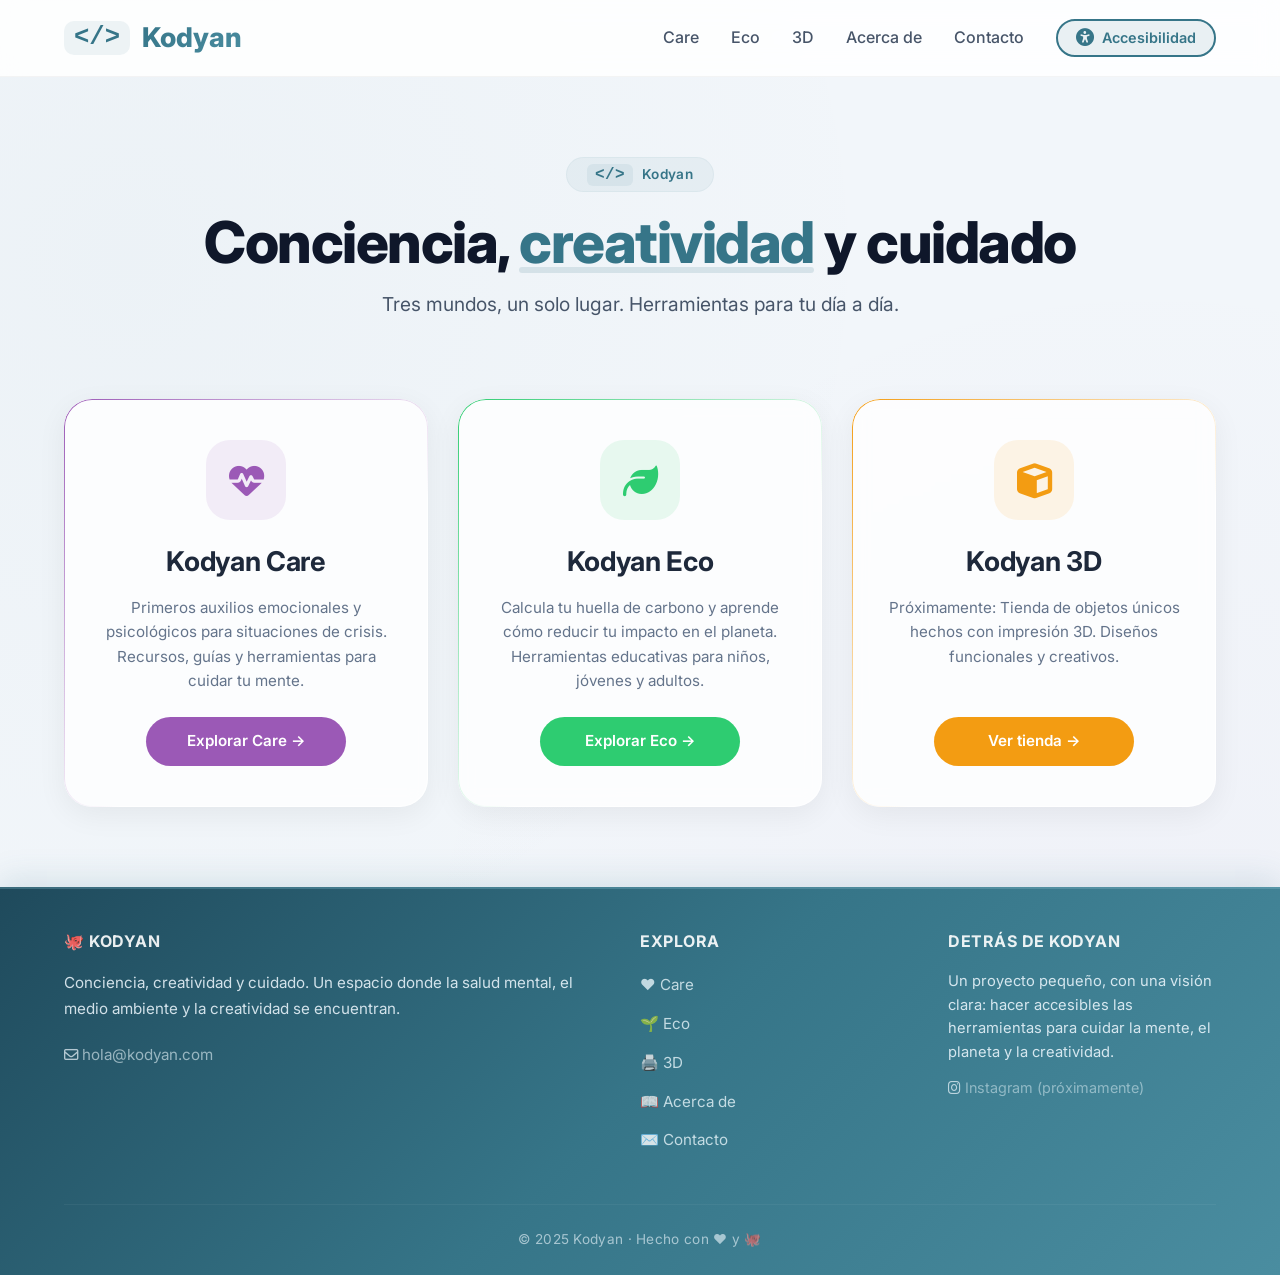
<file: index.html>
<!DOCTYPE html>
<html lang="es">
<head>
    <meta charset="UTF-8" />
    <meta name="viewport" content="width=device-width, initial-scale=1.0" />
    <title>Kodyan · Conciencia, creatividad y cuidado</title>

    <!-- Font Awesome (iconos) -->
    <link rel="stylesheet" href="https://cdnjs.cloudflare.com/ajax/libs/font-awesome/6.5.0/css/all.min.css" />
    <!-- Google Fonts (Inter) -->
    <link href="https://fonts.googleapis.com/css2?family=Inter:opsz,wght@14..32,400;14..32,500;14..32,600;14..32,700;14..32,800&display=swap" rel="stylesheet" />

    <style>
        /* ============================================ */
        /* 1. RESET Y VARIABLES                         */
        /* ============================================ */
        * {
            margin: 0;
            padding: 0;
            box-sizing: border-box;
        }

        :root {
            --color-primario: #367588;
            --color-primario-claro: #4a8da0;
            --color-primario-oscuro: #1f4a5c;
            --color-care: #9B59B6;
            --color-eco: #2ECC71;
            --color-3d: #F39C12;
            --blanco: #ffffff;
            --gris-bg: #f2f6fa;
            --sombra-card: 0 8px 30px rgba(0, 0, 0, 0.06);
            --sombra-hover: 0 20px 50px rgba(0, 0, 0, 0.12);
            --radio: 28px;
        }

        body {
            font-family: 'Inter', sans-serif;
            background: var(--gris-bg);
            color: #1e293b;
            min-height: 100vh;
            display: flex;
            flex-direction: column;
            font-size: 1.125rem;
            line-height: 1.6;
            background-image:
                radial-gradient(circle at 10% 20%, rgba(54, 117, 136, 0.03) 0%, transparent 50%),
                radial-gradient(circle at 90% 80%, rgba(155, 89, 182, 0.03) 0%, transparent 50%);
            transition: background 0.3s ease, color 0.3s ease;
        }

        .container {
            max-width: 1200px;
            margin: 0 auto;
            padding: 0 24px;
            width: 100%;
        }

        /* ============================================ */
        /* 2. SKIP LINK Y ACCESIBILIDAD                 */
        /* ============================================ */
        .skip-link {
            position: absolute;
            top: -1000px;
            left: 50%;
            transform: translateX(-50%);
            background: var(--color-primario);
            color: var(--blanco);
            padding: 12px 24px;
            border-radius: 0 0 8px 8px;
            z-index: 999;
            font-weight: 600;
            text-decoration: none;
        }
        .skip-link:focus { top: 0; }

        *:focus-visible {
            outline: 3px solid var(--color-primario);
            outline-offset: 3px;
            border-radius: 6px;
        }

        .visually-hidden {
            position: absolute;
            width: 1px;
            height: 1px;
            padding: 0;
            margin: -1px;
            overflow: hidden;
            clip: rect(0, 0, 0, 0);
            border: 0;
        }

        /* ============================================ */
        /* 3. HEADER Y MENÚ HAMBURGUESA                 */
        /* ============================================ */
        header {
            background: rgba(255, 255, 255, 0.85);
            backdrop-filter: blur(12px);
            -webkit-backdrop-filter: blur(12px);
            border-bottom: 1px solid rgba(0, 0, 0, 0.04);
            padding: 16px 0;
            position: sticky;
            top: 0;
            z-index: 50;
            transition: background 0.3s ease, border-color 0.3s ease;
        }

        .header-container {
            display: flex;
            justify-content: space-between;
            align-items: center;
            position: relative;
        }

        .logo {
            font-size: 1.7rem;
            font-weight: 800;
            color: var(--color-primario);
            text-decoration: none;
            display: flex;
            align-items: center;
            gap: 12px;
        }

        .logo-icono {
            font-weight: 800;
            font-size: 1.6rem;
            background: rgba(54, 117, 136, 0.08);
            padding: 4px 10px;
            border-radius: 10px;
            font-family: 'Courier New', monospace;
            color: var(--color-primario);
            line-height: 1;
            transition: background 0.3s ease, color 0.3s ease;
        }

        .logo span:last-child {
            background: linear-gradient(135deg, var(--color-primario), var(--color-primario-claro));
            -webkit-background-clip: text;
            -webkit-text-fill-color: transparent;
            background-clip: text;
            transition: all 0.3s ease;
        }

        .menu-hamburguesa {
            display: none;
            background: none;
            border: none;
            font-size: 1.8rem;
            color: var(--color-primario);
            cursor: pointer;
            padding: 8px;
            border-radius: 8px;
            transition: background 0.3s ease, color 0.3s ease;
        }

        .menu-hamburguesa:hover {
            background: rgba(54, 117, 136, 0.08);
        }

        .menu-hamburguesa:focus-visible {
            outline: 3px solid var(--color-primario);
            outline-offset: 3px;
        }

        nav ul {
            display: flex;
            gap: 32px;
            list-style: none;
            align-items: center;
            flex-wrap: wrap;
        }

        nav a {
            text-decoration: none;
            color: #475569;
            font-weight: 500;
            font-size: 1rem;
            transition: color 0.2s ease;
            position: relative;
            white-space: nowrap;
        }

        nav a::after {
            content: '';
            position: absolute;
            bottom: -4px;
            left: 0;
            width: 0%;
            height: 2px;
            background: var(--color-primario);
            transition: width 0.3s ease;
        }

        nav a:hover {
            color: var(--color-primario);
        }
        nav a:hover::after {
            width: 100%;
        }

        /* ============================================ */
        /* 4. BOTÓN DE ACCESIBILIDAD                    */
        /* ============================================ */
        .btn-accesibilidad {
            background: rgba(54, 117, 136, 0.10);
            border: 2px solid var(--color-primario);
            color: var(--color-primario);
            padding: 8px 18px;
            border-radius: 40px;
            font-size: 0.9rem;
            font-weight: 600;
            cursor: pointer;
            transition: all 0.3s ease;
            display: flex;
            align-items: center;
            gap: 8px;
            font-family: 'Inter', sans-serif;
            white-space: nowrap;
        }

        .btn-accesibilidad i {
            font-size: 1.1rem;
        }

        .btn-accesibilidad:hover {
            background: var(--color-primario);
            color: var(--blanco);
            transform: scale(1.02);
            box-shadow: 0 4px 12px rgba(54, 117, 136, 0.3);
        }

        .btn-accesibilidad:focus-visible {
            outline: 3px solid var(--color-primario);
            outline-offset: 3px;
        }

        /* ============================================ */
        /* 5. PANEL DE ACCESIBILIDAD                    */
        /* ============================================ */
        .panel-accesibilidad {
            position: fixed;
            top: 80px;
            right: 20px;
            background: var(--blanco);
            border-radius: 16px;
            box-shadow: 0 20px 60px rgba(0, 0, 0, 0.15);
            padding: 24px;
            width: 280px;
            z-index: 999;
            border: 1px solid rgba(0, 0, 0, 0.06);
            transform: translateY(-10px);
            opacity: 0;
            visibility: hidden;
            transition: all 0.3s cubic-bezier(0.25, 0.46, 0.45, 0.94);
        }

        .panel-accesibilidad.activo {
            transform: translateY(0);
            opacity: 1;
            visibility: visible;
        }

        .panel-accesibilidad h3 {
            font-size: 1rem;
            font-weight: 700;
            color: #0f172a;
            margin-bottom: 16px;
            letter-spacing: -0.2px;
        }

        .panel-accesibilidad h3 i {
            color: var(--color-primario);
            margin-right: 8px;
        }

        .panel-accesibilidad .opcion {
            display: flex;
            align-items: center;
            justify-content: space-between;
            padding: 10px 0;
            border-bottom: 1px solid #f1f5f9;
        }

        .panel-accesibilidad .opcion:last-child {
            border-bottom: none;
        }

        .panel-accesibilidad .opcion span {
            font-size: 0.9rem;
            color: #475569;
            display: flex;
            align-items: center;
            gap: 8px;
        }

        .panel-accesibilidad .opcion span i {
            color: var(--color-primario);
            width: 18px;
            text-align: center;
        }

        .panel-accesibilidad .opcion button {
            background: #f1f5f9;
            border: none;
            padding: 6px 14px;
            border-radius: 20px;
            font-size: 0.8rem;
            font-weight: 600;
            color: #475569;
            cursor: pointer;
            transition: all 0.2s ease;
        }

        .panel-accesibilidad .opcion button:hover {
            background: var(--color-primario);
            color: var(--blanco);
        }

        .panel-accesibilidad .opcion button.activo {
            background: var(--color-primario);
            color: var(--blanco);
        }

        .panel-accesibilidad .opcion div {
            display: flex;
            gap: 6px;
        }

        /* ============================================ */
        /* 6. HERO                                     */
        /* ============================================ */
        .hero {
            padding: 80px 0 40px;
            text-align: center;
            position: relative;
        }

        .hero .container {
            position: relative;
            z-index: 1;
        }

        .hero .destacado {
            display: inline-block;
            background: rgba(54, 117, 136, 0.06);
            padding: 6px 20px;
            border-radius: 40px;
            font-size: 0.85rem;
            font-weight: 600;
            color: var(--color-primario);
            margin-bottom: 20px;
            border: 1px solid rgba(54, 117, 136, 0.06);
            letter-spacing: 0.3px;
            transition: all 0.3s ease;
        }

        .hero .destacado .logo-icono {
            font-size: 1rem;
            padding: 2px 8px;
            border-radius: 6px;
            margin-right: 6px;
        }

        .hero h1 {
            font-size: 3.6rem;
            font-weight: 800;
            letter-spacing: -1.5px;
            line-height: 1.05;
            margin-bottom: 16px;
            color: #0f172a;
            transition: color 0.3s ease;
        }

        .hero h1 i {
            color: var(--color-primario);
            font-style: normal;
            position: relative;
        }

        .hero h1 i::after {
            content: '';
            position: absolute;
            bottom: 4px;
            left: 0;
            width: 100%;
            height: 6px;
            background: rgba(54, 117, 136, 0.15);
            border-radius: 4px;
        }

        .hero p {
            font-size: 1.2rem;
            color: #475569;
            max-width: 650px;
            margin: 0 auto 0;
            line-height: 1.6;
            transition: color 0.3s ease;
        }

        /* ============================================ */
        /* 7. CARDS (con todos los enlaces corregidos)  */
        /* ============================================ */
        .cards-grid {
            display: grid;
            grid-template-columns: repeat(3, 1fr);
            gap: 30px;
            padding: 40px 0 80px;
        }

        .card {
            background: rgba(255, 255, 255, 0.8);
            backdrop-filter: blur(8px);
            -webkit-backdrop-filter: blur(8px);
            border-radius: var(--radio);
            padding: 40px 30px;
            box-shadow: var(--sombra-card);
            text-align: center;
            border: 1px solid rgba(255, 255, 255, 0.7);
            transition: all 0.35s cubic-bezier(0.25, 0.46, 0.45, 0.94);
            display: flex;
            flex-direction: column;
            align-items: center;
            text-decoration: none;
            color: inherit;
            position: relative;
        }

        .card::before {
            content: '';
            position: absolute;
            inset: -1px;
            border-radius: var(--radio);
            padding: 1px;
            background: transparent;
            -webkit-mask: linear-gradient(#fff 0 0) content-box, linear-gradient(#fff 0 0);
            -webkit-mask-composite: xor;
            mask-composite: exclude;
            transition: all 0.4s ease;
            pointer-events: none;
        }

        .card-care::before { background: linear-gradient(135deg, var(--color-care), transparent 60%); }
        .card-eco::before { background: linear-gradient(135deg, var(--color-eco), transparent 60%); }
        .card-3d::before { background: linear-gradient(135deg, var(--color-3d), transparent 60%); }

        .card:hover::before { opacity: 1; }

        .card:hover {
            transform: translateY(-8px);
            box-shadow: var(--sombra-hover);
            background: rgba(255, 255, 255, 0.95);
            border-color: transparent;
        }

        .card .icono {
            display: flex;
            align-items: center;
            justify-content: center;
            width: 80px;
            height: 80px;
            border-radius: 24px;
            font-size: 2.2rem;
            margin-bottom: 20px;
            transition: all 0.3s ease;
        }

        .card-care .icono { background: rgba(155, 89, 182, 0.10); color: var(--color-care); }
        .card-eco .icono { background: rgba(46, 204, 113, 0.10); color: var(--color-eco); }
        .card-3d .icono { background: rgba(243, 156, 18, 0.10); color: var(--color-3d); }

        .card:hover .icono { transform: scale(1.02) rotate(-2deg); }

        .card h2 {
            font-size: 1.7rem;
            font-weight: 700;
            margin-bottom: 12px;
            letter-spacing: -0.3px;
            transition: color 0.3s ease;
        }

        .card p {
            color: #64748b;
            font-size: 0.95rem;
            line-height: 1.6;
            margin-bottom: 24px;
            flex-grow: 1;
            transition: color 0.3s ease;
        }

        .card .btn-card {
            display: inline-block;
            padding: 12px 32px;
            border-radius: 40px;
            font-weight: 600;
            font-size: 0.95rem;
            border: none;
            cursor: pointer;
            width: 100%;
            max-width: 200px;
            text-align: center;
            min-height: 48px;
            transition: all 0.3s ease;
            background: #f1f5f9;
            color: #475569;
        }

        .card-care .btn-card { background: var(--color-care); color: var(--blanco); }
        .card-care .btn-card:hover { background: #7d3c98; transform: scale(1.02); box-shadow: 0 8px 24px rgba(155, 89, 182, 0.3); }

        .card-eco .btn-card { background: var(--color-eco); color: var(--blanco); }
        .card-eco .btn-card:hover { background: #1ea85a; transform: scale(1.02); box-shadow: 0 8px 24px rgba(46, 204, 113, 0.3); }

        .card-3d .btn-card { background: var(--color-3d); color: var(--blanco); }
        .card-3d .btn-card:hover { background: #d68910; transform: scale(1.02); box-shadow: 0 8px 24px rgba(243, 156, 18, 0.3); }

        /* ============================================ */
        /* 8. FOOTER                                    */
        /* ============================================ */
        footer {
            background: linear-gradient(135deg, #1f4a5c 0%, #367588 50%, #4a8da0 100%);
            color: #f0f9ff;
            padding: 40px 0 24px;
            margin-top: auto;
            border-top: 2px solid rgba(255, 255, 255, 0.08);
            box-shadow: 0 -8px 30px rgba(54, 117, 136, 0.15);
            transition: background 0.3s ease, border-color 0.3s ease;
        }

        .footer-grid {
            display: grid;
            grid-template-columns: 2fr 1fr 1fr;
            gap: 40px;
            margin-bottom: 40px;
        }

        .footer-grid h4 {
            color: #ffffff;
            font-size: 1rem;
            margin-bottom: 16px;
            font-weight: 700;
            letter-spacing: 0.5px;
            text-transform: uppercase;
            opacity: 0.9;
        }

        .footer-grid p {
            font-size: 0.95rem;
            line-height: 1.7;
            opacity: 0.85;
        }

        .footer-grid ul {
            list-style: none;
        }

        .footer-grid ul li {
            margin-bottom: 10px;
        }

        .footer-grid ul a {
            color: #e6f4f9;
            text-decoration: none;
            font-size: 0.95rem;
            opacity: 0.8;
            transition: all 0.3s ease;
            display: inline-block;
        }

        .footer-grid ul a:hover {
            opacity: 1;
            color: #ffffff;
            transform: translateX(4px);
            text-shadow: 0 0 20px rgba(255, 255, 255, 0.1);
        }

        .footer-grid .email-link {
            display: inline-flex;
            align-items: center;
            gap: 8px;
            margin-top: 12px;
            color: #e6f4f9;
            text-decoration: none;
            opacity: 0.85;
            transition: all 0.3s ease;
            font-size: 0.95rem;
        }

        .footer-grid .email-link:hover {
            opacity: 1;
            color: #ffffff;
            transform: translateX(4px);
        }

        .footer-grid .email-link i {
            font-size: 1.1rem;
        }

        .footer-bottom {
            border-top: 1px solid rgba(255, 255, 255, 0.08);
            padding-top: 24px;
            text-align: center;
            font-size: 0.85rem;
            opacity: 0.6;
            margin-top: 8px;
            letter-spacing: 0.3px;
        }

        /* ============================================ */
        /* 9. RESPONSIVE                                */
        /* ============================================ */
        @media (max-width: 992px) {
            .cards-grid {
                grid-template-columns: repeat(2, 1fr);
            }
            .hero h1 { font-size: 2.8rem; }
            nav ul { gap: 16px; }
            nav a { font-size: 0.85rem; }
            .btn-accesibilidad { font-size: 0.8rem; padding: 6px 14px; }
            .panel-accesibilidad { right: 10px; width: 260px; top: 70px; }
        }

        @media (max-width: 768px) {
            .menu-hamburguesa { display: block; }

            #menuNavegacion {
                position: absolute;
                top: 100%;
                left: 0;
                width: 100%;
                background: rgba(255, 255, 255, 0.98);
                backdrop-filter: blur(12px);
                -webkit-backdrop-filter: blur(12px);
                padding: 20px 24px;
                box-shadow: 0 20px 40px rgba(0, 0, 0, 0.08);
                border-top: 1px solid rgba(0, 0, 0, 0.04);
                transform: translateY(-10px);
                opacity: 0;
                visibility: hidden;
                transition: all 0.3s cubic-bezier(0.25, 0.46, 0.45, 0.94);
                z-index: 100;
            }

            #menuNavegacion.abierto {
                transform: translateY(0);
                opacity: 1;
                visibility: visible;
            }

            #menuNavegacion ul {
                flex-direction: column;
                align-items: stretch;
                gap: 0;
            }

            #menuNavegacion ul li {
                width: 100%;
                border-bottom: 1px solid #f1f5f9;
            }

            #menuNavegacion ul li:last-child { border-bottom: none; }

            #menuNavegacion ul a,
            #menuNavegacion ul .btn-accesibilidad {
                display: block;
                padding: 14px 16px;
                font-size: 1.1rem;
                width: 100%;
                text-align: left;
                background: transparent;
                border: none;
                border-radius: 8px;
                color: #1e293b;
                transition: background 0.2s ease;
            }

            #menuNavegacion ul a:hover,
            #menuNavegacion ul .btn-accesibilidad:hover {
                background: rgba(54, 117, 136, 0.06);
            }

            #menuNavegacion ul .btn-accesibilidad {
                justify-content: flex-start;
                gap: 12px;
                font-weight: 500;
                color: var(--color-primario);
            }

            #menuNavegacion ul .btn-accesibilidad i {
                font-size: 1.2rem;
            }

            .hero h1 { font-size: 2.2rem; }
            .hero p { font-size: 1rem; }
            .cards-grid {
                grid-template-columns: 1fr;
                max-width: 450px;
                margin: 0 auto;
            }
            .footer-grid {
                grid-template-columns: 1fr;
                gap: 24px;
            }
            .hero::before {
                font-size: 10rem;
                right: -20px;
                top: 0px;
            }
            .panel-accesibilidad { right: 10px; width: 240px; top: 60px; padding: 16px; }
        }

        @media (max-width: 480px) {
            .hero h1 { font-size: 1.8rem; }
            .hero .destacado { font-size: 0.75rem; }
            .card { padding: 30px 20px; }
            .card .icono { width: 60px; height: 60px; font-size: 1.8rem; }
            .logo-icono { font-size: 1.2rem; padding: 2px 8px; }
            .logo span:last-child { font-size: 1.4rem; }
            .menu-hamburguesa { font-size: 1.5rem; }
        }

        /* ============================================ */
        /* 10. ALTO CONTRASTE                           */
        /* ============================================ */
        .alto-contraste {
            background: #000000;
            color: #ffffff;
        }

        .alto-contraste * {
            border-color: #ffffff;
        }

        .alto-contraste .card {
            background: #1a1a1a;
            border: 2px solid #ffffff;
            box-shadow: none;
        }

        .alto-contraste .card p {
            color: #dddddd;
        }

        .alto-contraste .card h2 {
            color: #ffffff;
        }

        .alto-contraste header {
            background: #000000;
            border-bottom: 2px solid #ffffff;
        }

        .alto-contraste nav a {
            color: #ffffff;
        }

        .alto-contraste .btn-card {
            border: 2px solid #ffffff;
            background: #000000;
            color: #ffffff;
        }

        .alto-contraste .btn-card:hover {
            background: #ffffff;
            color: #000000;
        }

        .alto-contraste .panel-accesibilidad {
            background: #1a1a1a;
            border: 2px solid #ffffff;
        }

        .alto-contraste .panel-accesibilidad h3,
        .alto-contraste .panel-accesibilidad .opcion span {
            color: #ffffff;
        }

        .alto-contraste .panel-accesibilidad .opcion button {
            background: #000000;
            color: #ffffff;
            border: 1px solid #ffffff;
        }

        .alto-contraste .panel-accesibilidad .opcion button:hover {
            background: #ffffff;
            color: #000000;
        }

        .alto-contraste footer {
            background: #000000;
            border-top: 2px solid #ffffff;
        }

        .alto-contraste .hero h1 {
            color: #ffffff;
        }

        .alto-contraste .hero p {
            color: #dddddd;
        }

        .alto-contraste .hero .destacado {
            color: #ffffff;
            border-color: #ffffff;
            background: transparent;
        }

        .alto-contraste .logo span:last-child {
            -webkit-text-fill-color: #ffffff;
            background: none;
        }

        .alto-contraste .logo-icono,
        .alto-contraste .logo span:first-child {
            background: #ffffff;
            color: #000000;
        }

        .alto-contraste .menu-hamburguesa {
            color: #ffffff;
        }

        .alto-contraste .menu-hamburguesa:hover {
            background: rgba(255, 255, 255, 0.1);
        }

        .alto-contraste .btn-accesibilidad i,
        .alto-contraste .panel-accesibilidad h3 i,
        .alto-contraste .panel-accesibilidad .opcion span i,
        .alto-contraste .hero .destacado i,
        .alto-contraste .icono i,
        .alto-contraste .fa-solid,
        .alto-contraste .fa-regular,
        .alto-contraste .fa-brands {
            color: #ffffff !important;
        }

        .alto-contraste .logo-icono {
            background: #ffffff !important;
            color: #000000 !important;
        }

        .alto-contraste .panel-accesibilidad .opcion button i {
            color: #475569 !important;
        }

        .alto-contraste .panel-accesibilidad .opcion button:hover i {
            color: #ffffff !important;
        }

        /* ============================================ */
        /* 11. LECTURA FÁCIL                           */
        /* ============================================ */
        .lectura-facil {
            font-family: 'Arial', 'Helvetica', sans-serif;
        }

        .lectura-facil .hero h1 {
            font-size: 4.2rem;
            letter-spacing: -0.5px;
        }

        .lectura-facil .hero p {
            font-size: 1.6rem;
            line-height: 1.9;
        }

        .lectura-facil .hero .destacado {
            font-size: 1rem;
            padding: 8px 24px;
            letter-spacing: 0.5px;
        }

        .lectura-facil .card h2 {
            font-size: 2.2rem;
        }

        .lectura-facil .card p {
            font-size: 1.3rem;
            line-height: 1.9;
        }

        .lectura-facil .card .btn-card {
            font-size: 1.2rem;
            padding: 16px 36px;
            min-height: 56px;
        }

        .lectura-facil nav a {
            font-size: 1.2rem;
        }

        .lectura-facil .btn-accesibilidad {
            font-size: 1.1rem;
            padding: 10px 22px;
        }

        .lectura-facil .panel-accesibilidad .opcion button {
            font-size: 1.1rem;
            padding: 10px 18px;
        }

        .lectura-facil .panel-accesibilidad h3 {
            font-size: 1.4rem;
        }

        .lectura-facil .logo {
            font-size: 2rem;
        }

        .lectura-facil .logo-icono {
            font-size: 1.8rem;
            padding: 6px 14px;
        }

        .lectura-facil .footer-grid p,
        .lectura-facil .footer-grid ul a {
            font-size: 1.1rem;
        }

        .lectura-facil .footer-grid h4 {
            font-size: 1.2rem;
        }

        .lectura-facil .footer-grid .email-link {
            font-size: 1.1rem;
        }

        .lectura-facil .footer-bottom {
            font-size: 1rem;
        }
    </style>
</head>
<body>

    <!-- ========================================== -->
    <!-- SKIP LINK                                 -->
    <!-- ========================================== -->
    <a href="#main-content" class="skip-link">Saltar al contenido principal</a>

    <!-- ========================================== -->
    <!-- HEADER                                     -->
    <!-- ========================================== -->
    <header role="banner">
        <div class="container header-container">
            <a href="index.html" class="logo" aria-label="Kodyan, página principal">
                <span class="logo-icono" aria-hidden="true">&lt;/&gt;</span>
                <span>Kodyan</span>
            </a>

            <button class="menu-hamburguesa" id="menuHamburguesa" aria-label="Abrir menú de navegación" aria-expanded="false">
                <i class="fa-solid fa-bars" aria-hidden="true"></i>
            </button>

            <nav role="navigation" aria-label="Menú principal" id="menuNavegacion">
                <ul>
                    <li><a href="care/" aria-label="Ir a Kodyan Care, herramientas emocionales">Care</a></li>
                    <li><a href="eco/" aria-label="Ir a Kodyan Eco, calculadoras ecológicas">Eco</a></li>
                    <li><a href="3d/index.html" aria-label="Ir a Kodyan 3D, objetos impresos en 3D">3D</a></li>
                    <li><a href="acercade.html" aria-label="Conoce más sobre Kodyan">Acerca de</a></li>
                    <li><a href="contacto.html" aria-label="Ponte en contacto con Kodyan">Contacto</a></li>
                    <li>
                        <button class="btn-accesibilidad" id="btnAccesibilidad" aria-label="Abrir panel de accesibilidad" title="Opciones de accesibilidad" aria-expanded="false">
                            <i class="fa-solid fa-universal-access" aria-hidden="true"></i>
                            Accesibilidad
                        </button>
                    </li>
                </ul>
            </nav>
        </div>
    </header>

    <!-- ========================================== -->
    <!-- MAIN                                       -->
    <!-- ========================================== -->
    <main id="main-content" role="main">

        <!-- HERO -->
        <section class="hero" aria-labelledby="hero-title">
            <div class="container">
                <span class="destacado" aria-hidden="true">
                    <span class="logo-icono" style="font-size: 1rem; padding: 2px 8px; border-radius: 6px; margin-right: 6px;">&lt;/&gt;</span> Kodyan
                </span>
                <h1 id="hero-title">Conciencia, <i>creatividad</i> y cuidado</h1>
                <p>
                    Tres mundos, un solo lugar. Herramientas para tu día a día.
                </p>
            </div>
        </section>

        <!-- CARDS -->
        <section class="container" aria-labelledby="pilares-title">
            <h2 id="pilares-title" class="visually-hidden">Los tres pilares de Kodyan</h2>
            <div class="cards-grid">

                <!-- CARD: CARE -->
                <a href="care/" class="card card-care" aria-label="Ir a Kodyan Care, herramientas emocionales">
                    <span class="icono" aria-hidden="true"><i class="fa-solid fa-heart-pulse"></i></span>
                    <h2>Kodyan Care</h2>
                    <p>
                        Primeros auxilios emocionales y psicológicos para situaciones de crisis.
                        Recursos, guías y herramientas para cuidar tu mente.
                    </p>
                    <span class="btn-card" aria-hidden="true">Explorar Care →</span>
                </a>

                <!-- CARD: ECO -->
                <a href="eco/" class="card card-eco" aria-label="Ir a Kodyan Eco, calculadoras ecológicas">
                    <span class="icono" aria-hidden="true"><i class="fa-solid fa-leaf"></i></span>
                    <h2>Kodyan Eco</h2>
                    <p>
                        Calcula tu huella de carbono y aprende cómo reducir tu impacto en el planeta.
                        Herramientas educativas para niños, jóvenes y adultos.
                    </p>
                    <span class="btn-card" aria-hidden="true">Explorar Eco →</span>
                </a>

                <!-- CARD: 3D (con enlace directo y botón activo) -->
                <a href="3d/index.html" class="card card-3d" aria-label="Ir a Kodyan 3D, objetos impresos en 3D">
                    <span class="icono" aria-hidden="true"><i class="fa-solid fa-cube"></i></span>
                    <h2>Kodyan 3D</h2>
                    <p>
                        Próximamente: Tienda de objetos únicos hechos con impresión 3D.
                        Diseños funcionales y creativos.
                    </p>
                    <span class="btn-card" aria-hidden="true">Ver tienda →</span>
                </a>

            </div>
        </section>

    </main>

    <!-- ========================================== -->
    <!-- FOOTER (sin aviso legal)                   -->
    <!-- ========================================== -->
    <footer role="contentinfo">
        <div class="container">
            <div class="footer-grid">

                <div>
                    <h4>🐙 Kodyan</h4>
                    <p>Conciencia, creatividad y cuidado. Un espacio donde la salud mental, el medio ambiente y la creatividad se encuentran.</p>
                    <p style="font-size: 0.9rem; opacity: 0.7; margin-top: 8px;">
                        <i class="fa-regular fa-envelope" aria-hidden="true"></i>
                        <a href="mailto:hola@kodyan.com" class="email-link">hola@kodyan.com</a>
                    </p>
                </div>

                <div>
                    <h4>Explora</h4>
                    <ul>
                        <li><a href="care/">❤️ Care</a></li>
                        <li><a href="eco/">🌱 Eco</a></li>
                        <li><a href="3d/index.html">🖨️ 3D</a></li>
                        <li><a href="acercade.html">📖 Acerca de</a></li>
                        <li><a href="contacto.html">✉️ Contacto</a></li>
                    </ul>
                </div>

                <div>
                    <h4>Detrás de Kodyan</h4>
                    <p style="font-size: 0.92rem; line-height: 1.6; opacity: 0.85;">
                        Un proyecto pequeño, con una visión clara: hacer accesibles las herramientas para cuidar la mente, el planeta y la creatividad.
                    </p>
                    <p style="margin-top: 12px; font-size: 0.9rem; opacity: 0.7;">
                        <i class="fa-brands fa-instagram" aria-hidden="true"></i>
                        <a href="#" style="color: #e6f4f9; text-decoration: none; opacity: 0.7;">Instagram (próximamente)</a>
                    </p>
                </div>

            </div>
            <div class="footer-bottom">
                <p>&copy; 2025 Kodyan · Hecho con ❤️ y 🐙</p>
            </div>
        </div>
    </footer>

    <!-- ========================================== -->
    <!-- PANEL DE ACCESIBILIDAD                     -->
    <!-- ========================================== -->
    <div class="panel-accesibilidad" id="panelAccesibilidad" role="dialog" aria-label="Panel de accesibilidad" aria-live="polite">
        <h3><i class="fa-solid fa-sliders" aria-hidden="true"></i> Opciones de accesibilidad</h3>

        <div class="opcion">
            <span><i class="fa-solid fa-text-height" aria-hidden="true"></i> Tamaño de texto</span>
            <div>
                <button id="disminuirTexto" aria-label="Disminuir tamaño de texto">A-</button>
                <button id="aumentarTexto" aria-label="Aumentar tamaño de texto">A+</button>
            </div>
        </div>

        <div class="opcion">
            <span><i class="fa-solid fa-circle-half-stroke" aria-hidden="true"></i> Alto contraste</span>
            <button id="toggleContraste" aria-label="Activar o desactivar alto contraste">Activar</button>
        </div>

        <div class="opcion">
            <span><i class="fa-solid fa-font" aria-hidden="true"></i> Lectura fácil</span>
            <button id="toggleLectura" aria-label="Activar o desactivar modo lectura">Activar</button>
        </div>
    </div>

    <!-- ========================================== -->
    <!-- JAVASCRIPT                                 -->
    <!-- ========================================== -->
    <script>
        // =============================================
        // 1. MENÚ HAMBURGUESA
        // =============================================
        const menuHamburguesa = document.getElementById('menuHamburguesa');
        const menuNavegacion = document.getElementById('menuNavegacion');
        let menuAbierto = false;

        if (menuHamburguesa && menuNavegacion) {
            menuHamburguesa.addEventListener('click', function(e) {
                e.stopPropagation();
                menuAbierto = !menuAbierto;
                menuNavegacion.classList.toggle('abierto', menuAbierto);
                this.setAttribute('aria-expanded', menuAbierto);
                const icono = this.querySelector('i');
                icono.className = menuAbierto ? 'fa-solid fa-xmark' : 'fa-solid fa-bars';
            });

            document.addEventListener('click', function(e) {
                if (menuAbierto && !menuNavegacion.contains(e.target) && e.target !== menuHamburguesa) {
                    menuNavegacion.classList.remove('abierto');
                    menuAbierto = false;
                    menuHamburguesa.setAttribute('aria-expanded', 'false');
                    menuHamburguesa.querySelector('i').className = 'fa-solid fa-bars';
                }
            });

            document.addEventListener('keydown', function(e) {
                if (e.key === 'Escape' && menuAbierto) {
                    menuNavegacion.classList.remove('abierto');
                    menuAbierto = false;
                    menuHamburguesa.setAttribute('aria-expanded', 'false');
                    menuHamburguesa.querySelector('i').className = 'fa-solid fa-bars';
                    menuHamburguesa.focus();
                }
            });

            document.querySelectorAll('#menuNavegacion ul a, #menuNavegacion ul .btn-accesibilidad').forEach(enlace => {
                enlace.addEventListener('click', function() {
                    if (window.innerWidth <= 768) {
                        menuNavegacion.classList.remove('abierto');
                        menuAbierto = false;
                        menuHamburguesa.setAttribute('aria-expanded', 'false');
                        menuHamburguesa.querySelector('i').className = 'fa-solid fa-bars';
                    }
                });
            });
        }

        // =============================================
        // 2. PANEL DE ACCESIBILIDAD
        // =============================================
        const btnAccesibilidad = document.getElementById('btnAccesibilidad');
        const panelAccesibilidad = document.getElementById('panelAccesibilidad');
        let panelAbierto = false;

        if (btnAccesibilidad && panelAccesibilidad) {
            btnAccesibilidad.addEventListener('click', function(e) {
                e.stopPropagation();
                panelAbierto = !panelAbierto;
                panelAccesibilidad.classList.toggle('activo', panelAbierto);
                this.setAttribute('aria-expanded', panelAbierto);
            });

            document.addEventListener('click', function(e) {
                if (panelAbierto && !panelAccesibilidad.contains(e.target) && e.target !== btnAccesibilidad) {
                    panelAccesibilidad.classList.remove('activo');
                    panelAbierto = false;
                    btnAccesibilidad.setAttribute('aria-expanded', 'false');
                }
            });

            document.addEventListener('keydown', function(e) {
                if (e.key === 'Escape' && panelAbierto) {
                    panelAccesibilidad.classList.remove('activo');
                    panelAbierto = false;
                    btnAccesibilidad.setAttribute('aria-expanded', 'false');
                    btnAccesibilidad.focus();
                }
            });
        }

        // =============================================
        // 3. TAMAÑO DE TEXTO
        // =============================================
        let tamañoTexto = 100;
        const body = document.body;

        const aumentarTexto = document.getElementById('aumentarTexto');
        const disminuirTexto = document.getElementById('disminuirTexto');

        if (aumentarTexto) {
            aumentarTexto.addEventListener('click', function() {
                if (tamañoTexto < 140) {
                    tamañoTexto += 10;
                    body.style.zoom = tamañoTexto / 100;
                }
            });
        }

        if (disminuirTexto) {
            disminuirTexto.addEventListener('click', function() {
                if (tamañoTexto > 70) {
                    tamañoTexto -= 10;
                    body.style.zoom = tamañoTexto / 100;
                }
            });
        }

        // =============================================
        // 4. ALTO CONTRASTE
        // =============================================
        const toggleContraste = document.getElementById('toggleContraste');
        let contrasteActivo = false;

        if (toggleContraste) {
            toggleContraste.addEventListener('click', function() {
                contrasteActivo = !contrasteActivo;
                document.body.classList.toggle('alto-contraste', contrasteActivo);
                this.textContent = contrasteActivo ? 'Desactivar' : 'Activar';
                this.classList.toggle('activo', contrasteActivo);
                console.log('Contraste activado:', contrasteActivo);
            });
        }

        // =============================================
        // 5. LECTURA FÁCIL
        // =============================================
        const toggleLectura = document.getElementById('toggleLectura');
        let lecturaActiva = false;

        if (toggleLectura) {
            toggleLectura.addEventListener('click', function() {
                lecturaActiva = !lecturaActiva;
                document.body.classList.toggle('lectura-facil', lecturaActiva);
                this.textContent = lecturaActiva ? 'Desactivar' : 'Activar';
                this.classList.toggle('activo', lecturaActiva);
                console.log('Lectura fácil activada:', lecturaActiva);
            });
        }
    </script>

</body>
</html>
</file>
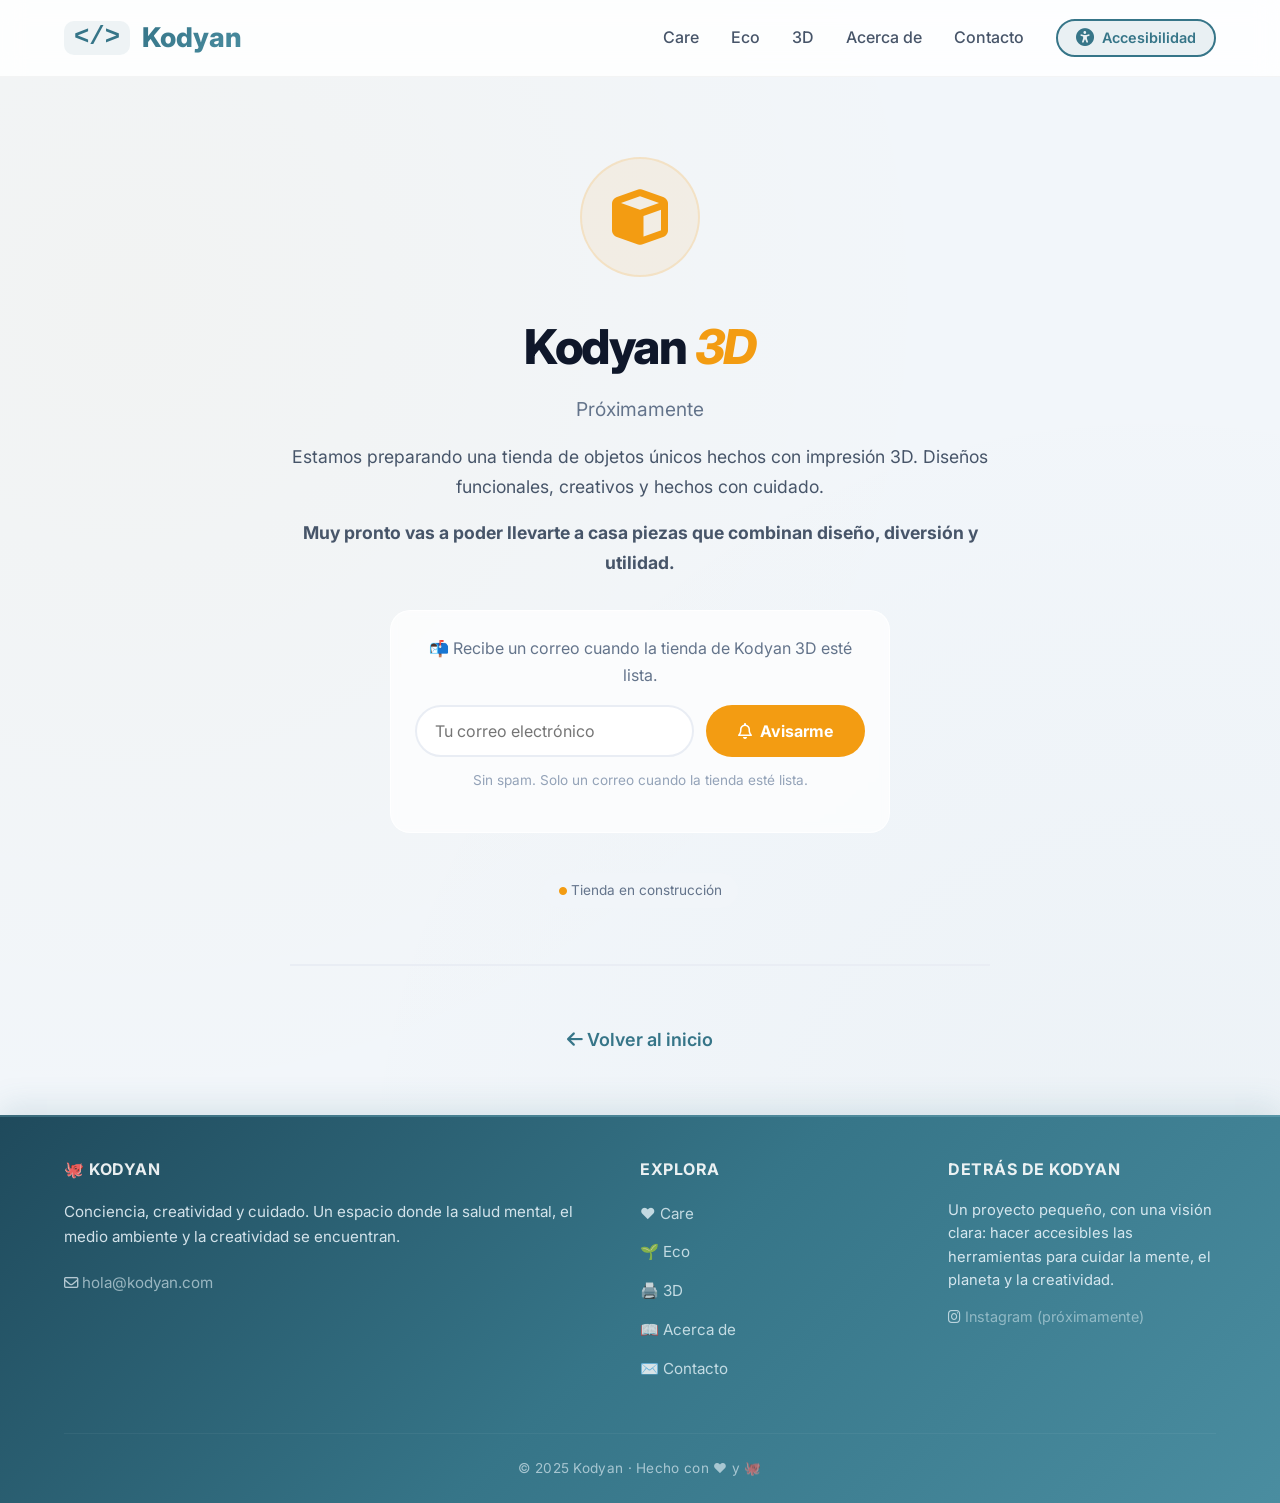
<file: 3d/index.html>
<!DOCTYPE html>
<html lang="es">
<head>
    <meta charset="UTF-8" />
    <meta name="viewport" content="width=device-width, initial-scale=1.0" />
    <title>Kodyan 3D · Próximamente</title>

    <!-- Font Awesome (iconos) -->
    <link rel="stylesheet" href="https://cdnjs.cloudflare.com/ajax/libs/font-awesome/6.5.0/css/all.min.css" />
    <!-- Google Fonts (Inter) -->
    <link href="https://fonts.googleapis.com/css2?family=Inter:opsz,wght@14..32,400;14..32,500;14..32,600;14..32,700;14..32,800&display=swap" rel="stylesheet" />

    <style>
        /* ============================================ */
        /* 1. RESET Y VARIABLES                         */
        /* ============================================ */
        * {
            margin: 0;
            padding: 0;
            box-sizing: border-box;
        }

        :root {
            --color-primario: #367588;
            --color-primario-claro: #4a8da0;
            --color-primario-oscuro: #1f4a5c;
            --color-3d: #F39C12;
            --blanco: #ffffff;
            --gris-bg: #f2f6fa;
            --sombra-card: 0 8px 30px rgba(0, 0, 0, 0.06);
            --sombra-hover: 0 20px 50px rgba(0, 0, 0, 0.12);
            --radio: 28px;
        }

        body {
            font-family: 'Inter', sans-serif;
            background: var(--gris-bg);
            color: #1e293b;
            min-height: 100vh;
            display: flex;
            flex-direction: column;
            font-size: 1.125rem;
            line-height: 1.6;
            background-image:
                radial-gradient(circle at 10% 20%, rgba(243, 156, 18, 0.03) 0%, transparent 50%),
                radial-gradient(circle at 90% 80%, rgba(54, 117, 136, 0.03) 0%, transparent 50%);
        }

        .container {
            max-width: 1200px;
            margin: 0 auto;
            padding: 0 24px;
            width: 100%;
        }

        /* ============================================ */
        /* 2. SKIP LINK Y ACCESIBILIDAD                 */
        /* ============================================ */
        .skip-link {
            position: absolute;
            top: -1000px;
            left: 50%;
            transform: translateX(-50%);
            background: var(--color-primario);
            color: var(--blanco);
            padding: 12px 24px;
            border-radius: 0 0 8px 8px;
            z-index: 999;
            font-weight: 600;
            text-decoration: none;
        }
        .skip-link:focus { top: 0; }

        *:focus-visible {
            outline: 3px solid var(--color-primario);
            outline-offset: 3px;
            border-radius: 6px;
        }

        .visually-hidden {
            position: absolute;
            width: 1px;
            height: 1px;
            padding: 0;
            margin: -1px;
            overflow: hidden;
            clip: rect(0, 0, 0, 0);
            border: 0;
        }

        /* ============================================ */
        /* 3. HEADER Y MENÚ HAMBURGUESA                 */
        /* ============================================ */
        header {
            background: rgba(255, 255, 255, 0.85);
            backdrop-filter: blur(12px);
            -webkit-backdrop-filter: blur(12px);
            border-bottom: 1px solid rgba(0, 0, 0, 0.04);
            padding: 16px 0;
            position: sticky;
            top: 0;
            z-index: 50;
        }

        .header-container {
            display: flex;
            justify-content: space-between;
            align-items: center;
            position: relative;
        }

        .logo {
            font-size: 1.7rem;
            font-weight: 800;
            color: var(--color-primario);
            text-decoration: none;
            display: flex;
            align-items: center;
            gap: 12px;
        }

        .logo-icono {
            font-weight: 800;
            font-size: 1.6rem;
            background: rgba(54, 117, 136, 0.08);
            padding: 4px 10px;
            border-radius: 10px;
            font-family: 'Courier New', monospace;
            color: var(--color-primario);
            line-height: 1;
        }

        .logo span:last-child {
            background: linear-gradient(135deg, var(--color-primario), var(--color-primario-claro));
            -webkit-background-clip: text;
            -webkit-text-fill-color: transparent;
            background-clip: text;
        }

        .menu-hamburguesa {
            display: none;
            background: none;
            border: none;
            font-size: 1.8rem;
            color: var(--color-primario);
            cursor: pointer;
            padding: 8px;
            border-radius: 8px;
        }

        .menu-hamburguesa:hover {
            background: rgba(54, 117, 136, 0.08);
        }

        .menu-hamburguesa:focus-visible {
            outline: 3px solid var(--color-primario);
            outline-offset: 3px;
        }

        nav ul {
            display: flex;
            gap: 32px;
            list-style: none;
            align-items: center;
            flex-wrap: wrap;
        }

        nav a {
            text-decoration: none;
            color: #475569;
            font-weight: 500;
            font-size: 1rem;
            transition: color 0.2s ease;
            position: relative;
            white-space: nowrap;
        }

        nav a::after {
            content: '';
            position: absolute;
            bottom: -4px;
            left: 0;
            width: 0%;
            height: 2px;
            background: var(--color-primario);
            transition: width 0.3s ease;
        }

        nav a:hover {
            color: var(--color-primario);
        }
        nav a:hover::after {
            width: 100%;
        }

        /* ============================================ */
        /* 4. BOTÓN DE ACCESIBILIDAD                    */
        /* ============================================ */
        .btn-accesibilidad {
            background: rgba(54, 117, 136, 0.10);
            border: 2px solid var(--color-primario);
            color: var(--color-primario);
            padding: 8px 18px;
            border-radius: 40px;
            font-size: 0.9rem;
            font-weight: 600;
            cursor: pointer;
            transition: all 0.3s ease;
            display: flex;
            align-items: center;
            gap: 8px;
            font-family: 'Inter', sans-serif;
            white-space: nowrap;
        }

        .btn-accesibilidad i {
            font-size: 1.1rem;
        }

        .btn-accesibilidad:hover {
            background: var(--color-primario);
            color: var(--blanco);
            transform: scale(1.02);
            box-shadow: 0 4px 12px rgba(54, 117, 136, 0.3);
        }

        .btn-accesibilidad:focus-visible {
            outline: 3px solid var(--color-primario);
            outline-offset: 3px;
        }

        /* ============================================ */
        /* 5. PANEL DE ACCESIBILIDAD                    */
        /* ============================================ */
        .panel-accesibilidad {
            position: fixed;
            top: 80px;
            right: 20px;
            background: var(--blanco);
            border-radius: 16px;
            box-shadow: 0 20px 60px rgba(0, 0, 0, 0.15);
            padding: 24px;
            width: 280px;
            z-index: 999;
            border: 1px solid rgba(0, 0, 0, 0.06);
            transform: translateY(-10px);
            opacity: 0;
            visibility: hidden;
            transition: all 0.3s cubic-bezier(0.25, 0.46, 0.45, 0.94);
        }

        .panel-accesibilidad.activo {
            transform: translateY(0);
            opacity: 1;
            visibility: visible;
        }

        .panel-accesibilidad h3 {
            font-size: 1rem;
            font-weight: 700;
            color: #0f172a;
            margin-bottom: 16px;
            letter-spacing: -0.2px;
        }

        .panel-accesibilidad h3 i {
            color: var(--color-primario);
            margin-right: 8px;
        }

        .panel-accesibilidad .opcion {
            display: flex;
            align-items: center;
            justify-content: space-between;
            padding: 10px 0;
            border-bottom: 1px solid #f1f5f9;
        }

        .panel-accesibilidad .opcion:last-child {
            border-bottom: none;
        }

        .panel-accesibilidad .opcion span {
            font-size: 0.9rem;
            color: #475569;
            display: flex;
            align-items: center;
            gap: 8px;
        }

        .panel-accesibilidad .opcion span i {
            color: var(--color-primario);
            width: 18px;
            text-align: center;
        }

        .panel-accesibilidad .opcion button {
            background: #f1f5f9;
            border: none;
            padding: 6px 14px;
            border-radius: 20px;
            font-size: 0.8rem;
            font-weight: 600;
            color: #475569;
            cursor: pointer;
            transition: all 0.2s ease;
        }

        .panel-accesibilidad .opcion button:hover {
            background: var(--color-primario);
            color: var(--blanco);
        }

        .panel-accesibilidad .opcion button.activo {
            background: var(--color-primario);
            color: var(--blanco);
        }

        .panel-accesibilidad .opcion div {
            display: flex;
            gap: 6px;
        }

        /* ============================================ */
        /* 6. CONTENIDO PRINCIPAL (Próximamente)        */
        /* ============================================ */
        .pagina-interna {
            padding: 80px 0 60px;
            flex: 1;
            display: flex;
            align-items: center;
            min-height: 60vh;
        }

        .pagina-interna .contenido-3d {
            max-width: 700px;
            margin: 0 auto;
            text-align: center;
        }

        .pagina-interna .icono-grande {
            font-size: 5rem;
            color: var(--color-3d);
            background: rgba(243, 156, 18, 0.08);
            width: 120px;
            height: 120px;
            border-radius: 50%;
            display: flex;
            align-items: center;
            justify-content: center;
            margin: 0 auto 32px;
            border: 2px solid rgba(243, 156, 18, 0.15);
        }

        .pagina-interna .icono-grande i {
            font-size: 3.5rem;
        }

        .pagina-interna h1 {
            font-size: 3rem;
            font-weight: 800;
            letter-spacing: -1.5px;
            color: #0f172a;
            margin-bottom: 8px;
        }

        .pagina-interna h1 i {
            color: var(--color-3d);
        }

        .pagina-interna .subtitulo-pagina {
            font-size: 1.2rem;
            color: #64748b;
            margin-bottom: 16px;
        }

        .pagina-interna p {
            font-size: 1.1rem;
            color: #475569;
            line-height: 1.7;
            margin-bottom: 16px;
        }

        .pagina-interna .estado-tienda {
            display: inline-block;
            margin-top: 16px;
            padding: 6px 16px;
            background: #f1f5f9;
            border-radius: 20px;
            font-size: 0.85rem;
            color: #64748b;
        }

        /* ============================================ */
        /* 7. FORMULARIO DE AVISO (FORMSPREE)           */
        /* ============================================ */
        .formulario-aviso {
            max-width: 500px;
            margin: 32px auto 24px;
            padding: 24px;
            background: rgba(255, 255, 255, 0.7);
            border-radius: 20px;
            backdrop-filter: blur(4px);
            border: 1px solid rgba(255, 255, 255, 0.8);
        }

        .form-aviso {
            display: flex;
            flex-wrap: wrap;
            gap: 12px;
            justify-content: center;
        }

        .form-aviso input[type="email"] {
            flex: 1;
            min-width: 200px;
            padding: 14px 18px;
            border: 2px solid #e9edf4;
            border-radius: 40px;
            font-size: 1rem;
            font-family: 'Inter', sans-serif;
            transition: all 0.3s ease;
            background: var(--blanco);
            color: #1e293b;
        }

        .form-aviso input[type="email"]:focus {
            outline: none;
            border-color: var(--color-3d);
            box-shadow: 0 0 0 4px rgba(243, 156, 18, 0.1);
        }

        .form-aviso .btn-aviso {
            background: var(--color-3d);
            color: var(--blanco);
            padding: 14px 32px;
            border-radius: 40px;
            font-weight: 700;
            font-size: 1rem;
            transition: all 0.3s ease;
            border: none;
            font-family: 'Inter', sans-serif;
            cursor: pointer;
            white-space: nowrap;
            display: inline-flex;
            align-items: center;
            gap: 8px;
        }

        .form-aviso .btn-aviso:hover {
            background: #d68910;
            transform: translateY(-2px);
            box-shadow: 0 8px 24px rgba(243, 156, 18, 0.4);
        }

        .form-aviso .btn-aviso:disabled {
            opacity: 0.6;
            cursor: not-allowed;
            transform: none;
            box-shadow: none;
        }

        .mensaje-aviso {
            margin-top: 16px;
            padding: 12px 16px;
            border-radius: 12px;
            font-weight: 500;
            display: none;
            font-size: 0.95rem;
        }

        .mensaje-aviso.exito {
            display: block;
            background: #e6f7e6;
            color: #1a7a1a;
            border: 1px solid #b3e0b3;
        }

        .mensaje-aviso.error {
            display: block;
            background: #fde8e8;
            color: #a11a1a;
            border: 1px solid #f5c2c2;
        }

        /* ============================================ */
        /* 8. FOOTER                                    */
        /* ============================================ */
        footer {
            background: linear-gradient(135deg, #1f4a5c 0%, #367588 50%, #4a8da0 100%);
            color: #f0f9ff;
            padding: 40px 0 24px;
            margin-top: auto;
            border-top: 2px solid rgba(255, 255, 255, 0.08);
            box-shadow: 0 -8px 30px rgba(54, 117, 136, 0.15);
        }

        .footer-grid {
            display: grid;
            grid-template-columns: 2fr 1fr 1fr;
            gap: 40px;
            margin-bottom: 40px;
        }

        .footer-grid h4 {
            color: #ffffff;
            font-size: 1rem;
            margin-bottom: 16px;
            font-weight: 700;
            letter-spacing: 0.5px;
            text-transform: uppercase;
            opacity: 0.9;
        }

        .footer-grid p {
            font-size: 0.95rem;
            line-height: 1.7;
            opacity: 0.85;
        }

        .footer-grid ul {
            list-style: none;
        }

        .footer-grid ul li {
            margin-bottom: 10px;
        }

        .footer-grid ul a {
            color: #e6f4f9;
            text-decoration: none;
            font-size: 0.95rem;
            opacity: 0.8;
            transition: all 0.3s ease;
            display: inline-block;
        }

        .footer-grid ul a:hover {
            opacity: 1;
            color: #ffffff;
            transform: translateX(4px);
            text-shadow: 0 0 20px rgba(255, 255, 255, 0.1);
        }

        .footer-grid .email-link {
            display: inline-flex;
            align-items: center;
            gap: 8px;
            margin-top: 12px;
            color: #e6f4f9;
            text-decoration: none;
            opacity: 0.85;
            transition: all 0.3s ease;
            font-size: 0.95rem;
        }

        .footer-grid .email-link:hover {
            opacity: 1;
            color: #ffffff;
            transform: translateX(4px);
        }

        .footer-grid .email-link i {
            font-size: 1.1rem;
        }

        .footer-bottom {
            border-top: 1px solid rgba(255, 255, 255, 0.08);
            padding-top: 24px;
            text-align: center;
            font-size: 0.85rem;
            opacity: 0.6;
            margin-top: 8px;
            letter-spacing: 0.3px;
        }

        /* ============================================ */
        /* 9. RESPONSIVE                                */
        /* ============================================ */
        @media (max-width: 992px) {
            .pagina-interna h1 {
                font-size: 2.4rem;
            }
            nav ul {
                gap: 16px;
            }
            nav a {
                font-size: 0.85rem;
            }
            .btn-accesibilidad {
                font-size: 0.8rem;
                padding: 6px 14px;
            }
            .panel-accesibilidad {
                right: 10px;
                width: 260px;
                top: 70px;
            }
        }

        @media (max-width: 768px) {
            .menu-hamburguesa {
                display: block;
            }

            #menuNavegacion {
                position: absolute;
                top: 100%;
                left: 0;
                width: 100%;
                background: rgba(255, 255, 255, 0.98);
                backdrop-filter: blur(12px);
                -webkit-backdrop-filter: blur(12px);
                padding: 20px 24px;
                box-shadow: 0 20px 40px rgba(0, 0, 0, 0.08);
                border-top: 1px solid rgba(0, 0, 0, 0.04);
                transform: translateY(-10px);
                opacity: 0;
                visibility: hidden;
                transition: all 0.3s cubic-bezier(0.25, 0.46, 0.45, 0.94);
                z-index: 100;
            }

            #menuNavegacion.abierto {
                transform: translateY(0);
                opacity: 1;
                visibility: visible;
            }

            #menuNavegacion ul {
                flex-direction: column;
                align-items: stretch;
                gap: 0;
            }

            #menuNavegacion ul li {
                width: 100%;
                border-bottom: 1px solid #f1f5f9;
            }

            #menuNavegacion ul li:last-child {
                border-bottom: none;
            }

            #menuNavegacion ul a,
            #menuNavegacion ul .btn-accesibilidad {
                display: block;
                padding: 14px 16px;
                font-size: 1.1rem;
                width: 100%;
                text-align: left;
                background: transparent;
                border: none;
                border-radius: 8px;
                color: #1e293b;
                transition: background 0.2s ease;
            }

            #menuNavegacion ul a:hover,
            #menuNavegacion ul .btn-accesibilidad:hover {
                background: rgba(54, 117, 136, 0.06);
            }

            #menuNavegacion ul .btn-accesibilidad {
                justify-content: flex-start;
                gap: 12px;
                font-weight: 500;
                color: var(--color-primario);
            }

            #menuNavegacion ul .btn-accesibilidad i {
                font-size: 1.2rem;
            }

            .pagina-interna {
                padding: 60px 0 40px;
            }
            .pagina-interna h1 {
                font-size: 2rem;
            }
            .pagina-interna .subtitulo-pagina {
                font-size: 1rem;
            }
            .pagina-interna p {
                font-size: 1rem;
            }
            .pagina-interna .icono-grande {
                width: 80px;
                height: 80px;
                font-size: 3rem;
            }
            .pagina-interna .icono-grande i {
                font-size: 2.5rem;
            }
            .footer-grid {
                grid-template-columns: 1fr;
                gap: 24px;
            }
            .panel-accesibilidad {
                right: 10px;
                width: 240px;
                top: 60px;
                padding: 16px;
            }
            .formulario-aviso {
                padding: 16px;
                margin: 24px 0;
            }
            .form-aviso {
                flex-direction: column;
                align-items: stretch;
            }
            .form-aviso .btn-aviso {
                justify-content: center;
            }
        }

        @media (max-width: 480px) {
            .pagina-interna h1 {
                font-size: 1.6rem;
            }
            .logo-icono {
                font-size: 1.2rem;
                padding: 2px 8px;
            }
            .logo span:last-child {
                font-size: 1.4rem;
            }
            .menu-hamburguesa {
                font-size: 1.5rem;
            }
            nav a {
                font-size: 0.7rem;
            }
            nav ul {
                gap: 6px;
            }
            .btn-accesibilidad {
                font-size: 0.65rem;
                padding: 4px 8px;
                gap: 3px;
            }
            .btn-accesibilidad i {
                font-size: 0.8rem;
            }
            .pagina-interna .icono-grande {
                width: 60px;
                height: 60px;
                font-size: 2rem;
            }
            .pagina-interna .icono-grande i {
                font-size: 1.8rem;
            }
            .form-aviso input[type="email"] {
                min-width: unset;
                width: 100%;
            }
        }

        /* ============================================ */
        /* 10. ALTO CONTRASTE                           */
        /* ============================================ */
        .alto-contraste {
            background: #000000;
            color: #ffffff;
        }

        .alto-contraste * {
            border-color: #ffffff;
        }

        .alto-contraste header {
            background: #000000;
            border-bottom: 2px solid #ffffff;
        }

        .alto-contraste nav a {
            color: #ffffff;
        }

        .alto-contraste .panel-accesibilidad {
            background: #1a1a1a;
            border: 2px solid #ffffff;
        }

        .alto-contraste .panel-accesibilidad h3,
        .alto-contraste .panel-accesibilidad .opcion span {
            color: #ffffff;
        }

        .alto-contraste .panel-accesibilidad .opcion button {
            background: #000000;
            color: #ffffff;
            border: 1px solid #ffffff;
        }

        .alto-contraste .panel-accesibilidad .opcion button:hover {
            background: #ffffff;
            color: #000000;
        }

        .alto-contraste footer {
            background: #000000;
            border-top: 2px solid #ffffff;
        }

        .alto-contraste .hero h1,
        .alto-contraste .pagina-interna h1 {
            color: #ffffff;
        }

        .alto-contraste .hero p,
        .alto-contraste .pagina-interna p {
            color: #dddddd;
        }

        .alto-contraste .logo span:last-child {
            -webkit-text-fill-color: #ffffff;
            background: none;
        }

        .alto-contraste .logo-icono {
            background: #ffffff;
            color: #000000;
        }

        .alto-contraste .menu-hamburguesa {
            color: #ffffff;
        }

        .alto-contraste .menu-hamburguesa:hover {
            background: rgba(255, 255, 255, 0.1);
        }

        .alto-contraste .btn-accesibilidad i,
        .alto-contraste .panel-accesibilidad h3 i,
        .alto-contraste .panel-accesibilidad .opcion span i,
        .alto-contraste .icono i,
        .alto-contraste .fa-solid,
        .alto-contraste .fa-regular,
        .alto-contraste .fa-brands {
            color: #ffffff !important;
        }

        .alto-contraste .logo-icono {
            background: #ffffff !important;
            color: #000000 !important;
        }

        .alto-contraste .panel-accesibilidad .opcion button i {
            color: #475569 !important;
        }

        .alto-contraste .panel-accesibilidad .opcion button:hover i {
            color: #ffffff !important;
        }

        .alto-contraste .formulario-aviso {
            background: #1a1a1a !important;
            border-color: #ffffff !important;
        }

        .alto-contraste .form-aviso input[type="email"] {
            background: #000000 !important;
            color: #ffffff !important;
            border-color: #ffffff !important;
        }

        .alto-contraste .form-aviso input[type="email"]:focus {
            border-color: var(--color-3d) !important;
            box-shadow: 0 0 0 4px rgba(243, 156, 18, 0.3) !important;
        }

        .alto-contraste .form-aviso .btn-aviso {
            background: #ffffff !important;
            color: #000000 !important;
        }

        .alto-contraste .form-aviso .btn-aviso:hover {
            background: #dddddd !important;
        }

        /* ============================================ */
        /* 11. LECTURA FÁCIL                           */
        /* ============================================ */
        .lectura-facil {
            font-family: 'Arial', 'Helvetica', sans-serif;
        }

        .lectura-facil .pagina-interna h1 {
            font-size: 4rem;
            letter-spacing: -0.5px;
        }

        .lectura-facil .pagina-interna p {
            font-size: 1.4rem;
            line-height: 1.9;
        }

        .lectura-facil .pagina-interna .subtitulo-pagina {
            font-size: 1.6rem;
        }

        .lectura-facil nav a {
            font-size: 1.2rem;
        }

        .lectura-facil .btn-accesibilidad {
            font-size: 1.1rem;
            padding: 10px 22px;
        }

        .lectura-facil .panel-accesibilidad .opcion button {
            font-size: 1.1rem;
            padding: 10px 18px;
        }

        .lectura-facil .panel-accesibilidad h3 {
            font-size: 1.4rem;
        }

        .lectura-facil .logo {
            font-size: 2rem;
        }

        .lectura-facil .logo-icono {
            font-size: 1.8rem;
            padding: 6px 14px;
        }

        .lectura-facil .footer-grid p,
        .lectura-facil .footer-grid ul a {
            font-size: 1.1rem;
        }

        .lectura-facil .footer-grid h4 {
            font-size: 1.2rem;
        }

        .lectura-facil .footer-grid .email-link {
            font-size: 1.1rem;
        }

        .lectura-facil .footer-bottom {
            font-size: 1rem;
        }

        .lectura-facil .form-aviso input[type="email"] {
            font-size: 1.2rem !important;
            padding: 16px 20px !important;
        }

        .lectura-facil .form-aviso .btn-aviso {
            font-size: 1.2rem !important;
            padding: 16px 36px !important;
        }
    </style>
</head>
<body>

    <!-- ========================================== -->
    <!-- SKIP LINK                                 -->
    <!-- ========================================== -->
    <a href="#main-content" class="skip-link">Saltar al contenido principal</a>

    <!-- ========================================== -->
    <!-- HEADER                                     -->
    <!-- ========================================== -->
    <header role="banner">
        <div class="container header-container">
            <a href="../index.html" class="logo" aria-label="Kodyan, página principal">
                <span class="logo-icono" aria-hidden="true">&lt;/&gt;</span>
                <span>Kodyan</span>
            </a>

            <button class="menu-hamburguesa" id="menuHamburguesa" aria-label="Abrir menú de navegación" aria-expanded="false">
                <i class="fa-solid fa-bars" aria-hidden="true"></i>
            </button>

            <nav role="navigation" aria-label="Menú principal" id="menuNavegacion">
                <ul>
                    <li><a href="../care/" aria-label="Ir a Kodyan Care, herramientas emocionales">Care</a></li>
                    <li><a href="../eco/" aria-label="Ir a Kodyan Eco, calculadoras ecológicas">Eco</a></li>
                    <li><a href="../3d/" aria-label="Ir a Kodyan 3D, objetos impresos en 3D">3D</a></li>
                    <li><a href="../acercade.html" aria-label="Conoce más sobre Kodyan">Acerca de</a></li>
                    <li><a href="../contacto.html" aria-label="Ponte en contacto con Kodyan">Contacto</a></li>
                    <li>
                        <button class="btn-accesibilidad" id="btnAccesibilidad" aria-label="Abrir panel de accesibilidad" title="Opciones de accesibilidad" aria-expanded="false">
                            <i class="fa-solid fa-universal-access" aria-hidden="true"></i>
                            Accesibilidad
                        </button>
                    </li>
                </ul>
            </nav>
        </div>
    </header>

    <!-- ========================================== -->
    <!-- MAIN                                       -->
    <!-- ========================================== -->
    <main id="main-content" role="main" class="pagina-interna">
        <div class="container">
            <div class="contenido-3d">

                <div class="icono-grande" aria-hidden="true">
                    <i class="fa-solid fa-cube"></i>
                </div>

                <h1>Kodyan <i>3D</i></h1>
                <p class="subtitulo-pagina">Próximamente</p>

                <p>
                    Estamos preparando una tienda de objetos únicos hechos con impresión 3D.
                    Diseños funcionales, creativos y hechos con cuidado.
                </p>
                <p>
                    <strong>Muy pronto vas a poder llevarte a casa piezas que combinan diseño, diversión y utilidad.</strong>
                </p>

                <!-- ===== FORMULARIO DE AVISO (FORMSPREE) ===== -->
                <div class="formulario-aviso">
                    <p style="font-size: 1rem; color: #64748b; margin-bottom: 16px;">
                        📬 Recibe un correo cuando la tienda de Kodyan 3D esté lista.
                    </p>
                    <form class="form-aviso" id="formAviso3D" action="https://formspree.io/f/mvkpeble" method="POST">
                        <input 
                            type="email" 
                            name="email" 
                            placeholder="Tu correo electrónico" 
                            required 
                            aria-label="Correo electrónico para recibir el aviso"
                        />
                        <button type="submit" class="btn-aviso" id="btnAviso">
                            <i class="fa-regular fa-bell" aria-hidden="true"></i> Avisarme
                        </button>
                        <!-- Campo oculto para identificar el origen -->
                        <input type="hidden" name="_subject" value="Nuevo suscriptor para Kodyan 3D" />
                    </form>
                    <div class="mensaje-aviso" id="mensajeAviso"></div>
                    <p style="font-size: 0.85rem; color: #94a3b8; margin-top: 12px;">
                        Sin spam. Solo un correo cuando la tienda esté lista.
                    </p>
                </div>

                <p class="estado-tienda">
                    <i class="fa-solid fa-circle" aria-hidden="true" style="color: #F39C12; font-size: 0.5rem; vertical-align: middle;"></i>
                    Tienda en construcción
                </p>

                <hr style="border: none; border-top: 2px solid #e9edf4; margin: 40px 0; max-width: 700px;">

                <a href="../index.html" class="volver" style="display: inline-block; margin-top: 20px; color: var(--color-primario); text-decoration: none; font-weight: 600; transition: all 0.2s ease;">
                    <i class="fa-solid fa-arrow-left" aria-hidden="true"></i> Volver al inicio
                </a>

            </div>
        </div>
    </main>

    <!-- ========================================== -->
    <!-- FOOTER                                     -->
    <!-- ========================================== -->
    <footer role="contentinfo">
        <div class="container">
            <div class="footer-grid">
                <div>
                    <h4>🐙 Kodyan</h4>
                    <p>Conciencia, creatividad y cuidado. Un espacio donde la salud mental, el medio ambiente y la creatividad se encuentran.</p>
                    <p style="font-size: 0.9rem; opacity: 0.7; margin-top: 8px;">
                        <i class="fa-regular fa-envelope" aria-hidden="true"></i>
                        <a href="mailto:hola@kodyan.com" class="email-link">hola@kodyan.com</a>
                    </p>
                </div>
                <div>
                    <h4>Explora</h4>
                    <ul>
                        <li><a href="../care/">❤️ Care</a></li>
                        <li><a href="../eco/">🌱 Eco</a></li>
                        <li><a href="../3d/">🖨️ 3D</a></li>
                        <li><a href="../acercade.html">📖 Acerca de</a></li>
                        <li><a href="../contacto.html">✉️ Contacto</a></li>
                    </ul>
                </div>
                <div>
                    <h4>Detrás de Kodyan</h4>
                    <p style="font-size: 0.92rem; line-height: 1.6; opacity: 0.85;">
                        Un proyecto pequeño, con una visión clara: hacer accesibles las herramientas para cuidar la mente, el planeta y la creatividad.
                    </p>
                    <p style="margin-top: 12px; font-size: 0.9rem; opacity: 0.7;">
                        <i class="fa-brands fa-instagram" aria-hidden="true"></i>
                        <a href="#" style="color: #e6f4f9; text-decoration: none; opacity: 0.7;">Instagram (próximamente)</a>
                    </p>
                </div>
            </div>
            <div class="footer-bottom">
                <p>&copy; 2025 Kodyan · Hecho con ❤️ y 🐙</p>
            </div>
        </div>
    </footer>

    <!-- ========================================== -->
    <!-- PANEL DE ACCESIBILIDAD                     -->
    <!-- ========================================== -->
    <div class="panel-accesibilidad" id="panelAccesibilidad" role="dialog" aria-label="Panel de accesibilidad" aria-live="polite">
        <h3><i class="fa-solid fa-sliders" aria-hidden="true"></i> Opciones de accesibilidad</h3>

        <div class="opcion">
            <span><i class="fa-solid fa-text-height" aria-hidden="true"></i> Tamaño de texto</span>
            <div>
                <button id="disminuirTexto" aria-label="Disminuir tamaño de texto">A-</button>
                <button id="aumentarTexto" aria-label="Aumentar tamaño de texto">A+</button>
            </div>
        </div>

        <div class="opcion">
            <span><i class="fa-solid fa-circle-half-stroke" aria-hidden="true"></i> Alto contraste</span>
            <button id="toggleContraste" aria-label="Activar o desactivar alto contraste">Activar</button>
        </div>

        <div class="opcion">
            <span><i class="fa-solid fa-font" aria-hidden="true"></i> Lectura fácil</span>
            <button id="toggleLectura" aria-label="Activar o desactivar modo lectura">Activar</button>
        </div>
    </div>

    <!-- ========================================== -->
    <!-- JAVASCRIPT                                 -->
    <!-- ========================================== -->
    <script>
        // =============================================
        // 1. MENÚ HAMBURGUESA
        // =============================================
        const menuHamburguesa = document.getElementById('menuHamburguesa');
        const menuNavegacion = document.getElementById('menuNavegacion');
        let menuAbierto = false;

        if (menuHamburguesa && menuNavegacion) {
            menuHamburguesa.addEventListener('click', function(e) {
                e.stopPropagation();
                menuAbierto = !menuAbierto;
                menuNavegacion.classList.toggle('abierto', menuAbierto);
                this.setAttribute('aria-expanded', menuAbierto);
                const icono = this.querySelector('i');
                icono.className = menuAbierto ? 'fa-solid fa-xmark' : 'fa-solid fa-bars';
            });

            document.addEventListener('click', function(e) {
                if (menuAbierto && !menuNavegacion.contains(e.target) && e.target !== menuHamburguesa) {
                    menuNavegacion.classList.remove('abierto');
                    menuAbierto = false;
                    menuHamburguesa.setAttribute('aria-expanded', 'false');
                    menuHamburguesa.querySelector('i').className = 'fa-solid fa-bars';
                }
            });

            document.addEventListener('keydown', function(e) {
                if (e.key === 'Escape' && menuAbierto) {
                    menuNavegacion.classList.remove('abierto');
                    menuAbierto = false;
                    menuHamburguesa.setAttribute('aria-expanded', 'false');
                    menuHamburguesa.querySelector('i').className = 'fa-solid fa-bars';
                    menuHamburguesa.focus();
                }
            });

            document.querySelectorAll('#menuNavegacion ul a, #menuNavegacion ul .btn-accesibilidad').forEach(enlace => {
                enlace.addEventListener('click', function() {
                    if (window.innerWidth <= 768) {
                        menuNavegacion.classList.remove('abierto');
                        menuAbierto = false;
                        menuHamburguesa.setAttribute('aria-expanded', 'false');
                        menuHamburguesa.querySelector('i').className = 'fa-solid fa-bars';
                    }
                });
            });
        }

        // =============================================
        // 2. PANEL DE ACCESIBILIDAD
        // =============================================
        const btnAccesibilidad = document.getElementById('btnAccesibilidad');
        const panelAccesibilidad = document.getElementById('panelAccesibilidad');
        let panelAbierto = false;

        if (btnAccesibilidad && panelAccesibilidad) {
            btnAccesibilidad.addEventListener('click', function(e) {
                e.stopPropagation();
                panelAbierto = !panelAbierto;
                panelAccesibilidad.classList.toggle('activo', panelAbierto);
                this.setAttribute('aria-expanded', panelAbierto);
            });

            document.addEventListener('click', function(e) {
                if (panelAbierto && !panelAccesibilidad.contains(e.target) && e.target !== btnAccesibilidad) {
                    panelAccesibilidad.classList.remove('activo');
                    panelAbierto = false;
                    btnAccesibilidad.setAttribute('aria-expanded', 'false');
                }
            });

            document.addEventListener('keydown', function(e) {
                if (e.key === 'Escape' && panelAbierto) {
                    panelAccesibilidad.classList.remove('activo');
                    panelAbierto = false;
                    btnAccesibilidad.setAttribute('aria-expanded', 'false');
                    btnAccesibilidad.focus();
                }
            });
        }

        // =============================================
        // 3. TAMAÑO DE TEXTO (ZOOM)
        // =============================================
        let tamañoTexto = 100;
        const body = document.body;

        const aumentarTexto = document.getElementById('aumentarTexto');
        const disminuirTexto = document.getElementById('disminuirTexto');

        if (aumentarTexto) {
            aumentarTexto.addEventListener('click', function() {
                if (tamañoTexto < 140) {
                    tamañoTexto += 10;
                    body.style.zoom = tamañoTexto / 100;
                }
            });
        }

        if (disminuirTexto) {
            disminuirTexto.addEventListener('click', function() {
                if (tamañoTexto > 70) {
                    tamañoTexto -= 10;
                    body.style.zoom = tamañoTexto / 100;
                }
            });
        }

        // =============================================
        // 4. ALTO CONTRASTE
        // =============================================
        const toggleContraste = document.getElementById('toggleContraste');
        let contrasteActivo = false;

        if (toggleContraste) {
            toggleContraste.addEventListener('click', function() {
                contrasteActivo = !contrasteActivo;
                document.body.classList.toggle('alto-contraste', contrasteActivo);
                this.textContent = contrasteActivo ? 'Desactivar' : 'Activar';
                this.classList.toggle('activo', contrasteActivo);
                console.log('Contraste activado:', contrasteActivo);
            });
        }

        // =============================================
        // 5. LECTURA FÁCIL
        // =============================================
        const toggleLectura = document.getElementById('toggleLectura');
        let lecturaActiva = false;

        if (toggleLectura) {
            toggleLectura.addEventListener('click', function() {
                lecturaActiva = !lecturaActiva;
                document.body.classList.toggle('lectura-facil', lecturaActiva);
                this.textContent = lecturaActiva ? 'Desactivar' : 'Activar';
                this.classList.toggle('activo', lecturaActiva);
                console.log('Lectura fácil activada:', lecturaActiva);
            });
        }

        // =============================================
        // 6. FORMULARIO DE AVISO (FORMSPREE)
        // =============================================
        const formAviso = document.getElementById('formAviso3D');
        const btnAviso = document.getElementById('btnAviso');
        const mensajeAviso = document.getElementById('mensajeAviso');

        if (formAviso) {
            formAviso.addEventListener('submit', function(e) {
                e.preventDefault();

                // Mostrar estado de carga
                btnAviso.disabled = true;
                btnAviso.innerHTML = '<i class="fa-solid fa-spinner fa-spin" aria-hidden="true"></i> Enviando...';
                mensajeAviso.className = 'mensaje-aviso';
                mensajeAviso.style.display = 'none';

                const formData = new FormData(formAviso);

                fetch(formAviso.action, {
                    method: 'POST',
                    body: formData,
                    headers: {
                        'Accept': 'application/json'
                    }
                })
                .then(response => {
                    if (response.ok) {
                        return response.json();
                    } else {
                        throw new Error('Error en el envío');
                    }
                })
                .then(data => {
                    mensajeAviso.textContent = '✅ ¡Listo! Te avisaremos cuando la tienda esté lista.';
                    mensajeAviso.className = 'mensaje-aviso exito';
                    mensajeAviso.style.display = 'block';
                    formAviso.reset();
                })
                .catch(error => {
                    mensajeAviso.textContent = '❌ Hubo un problema. Por favor, inténtalo de nuevo más tarde.';
                    mensajeAviso.className = 'mensaje-aviso error';
                    mensajeAviso.style.display = 'block';
                    console.error('Error:', error);
                })
                .finally(() => {
                    btnAviso.disabled = false;
                    btnAviso.innerHTML = '<i class="fa-regular fa-bell" aria-hidden="true"></i> Avisarme';
                });
            });
        }
    </script>

</body>
</html>
</file>
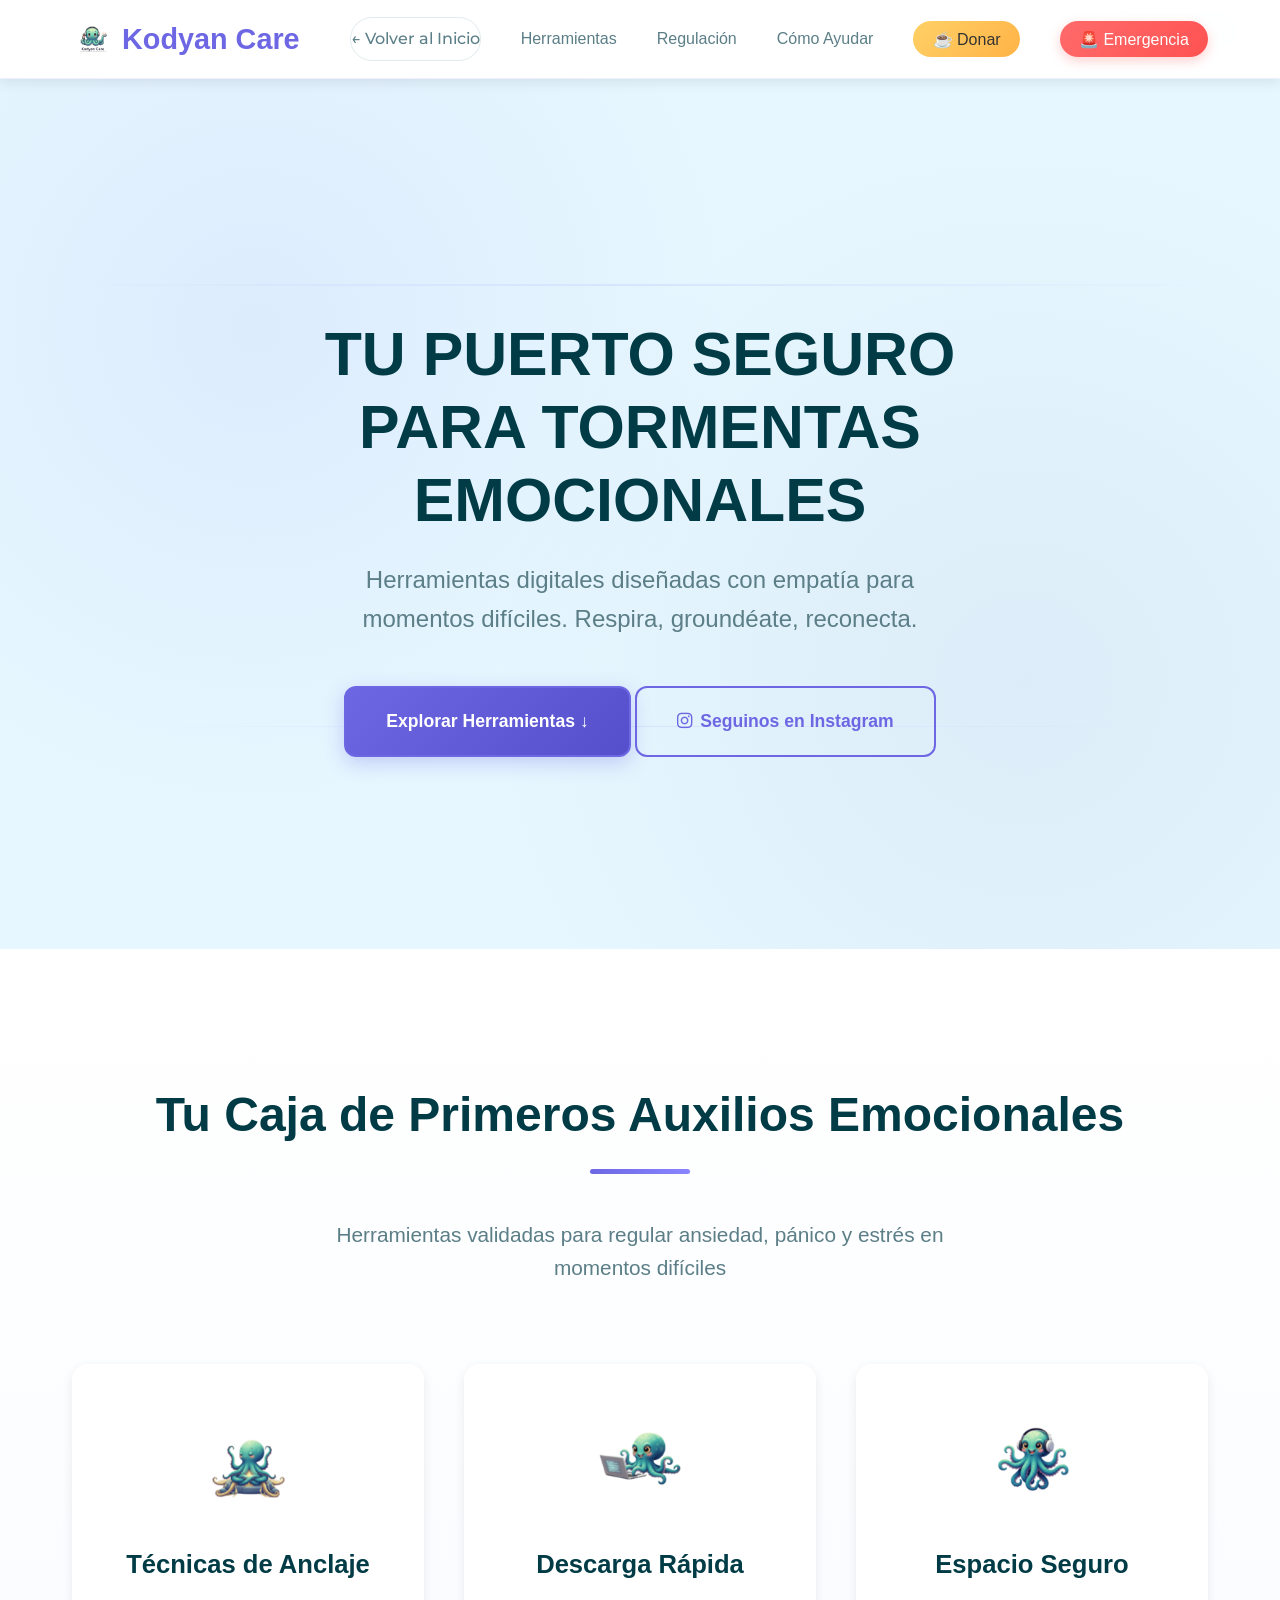
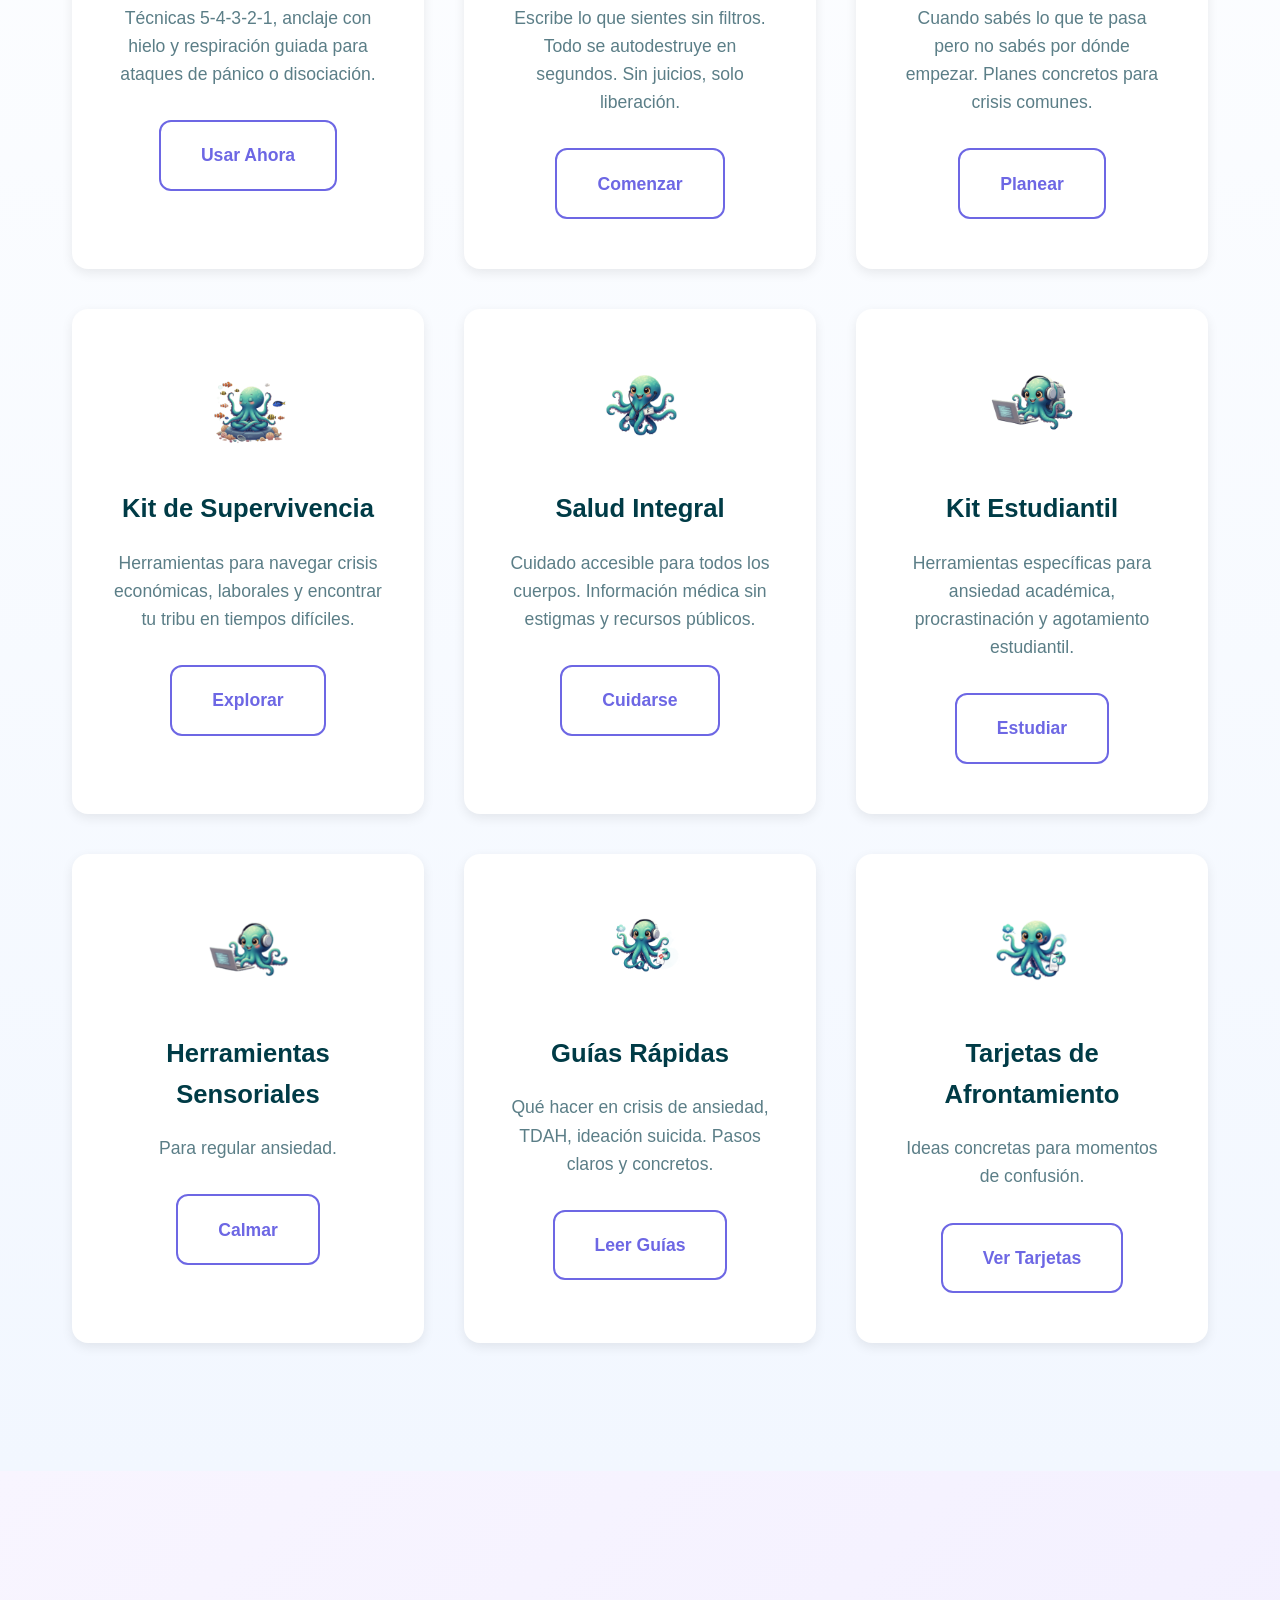
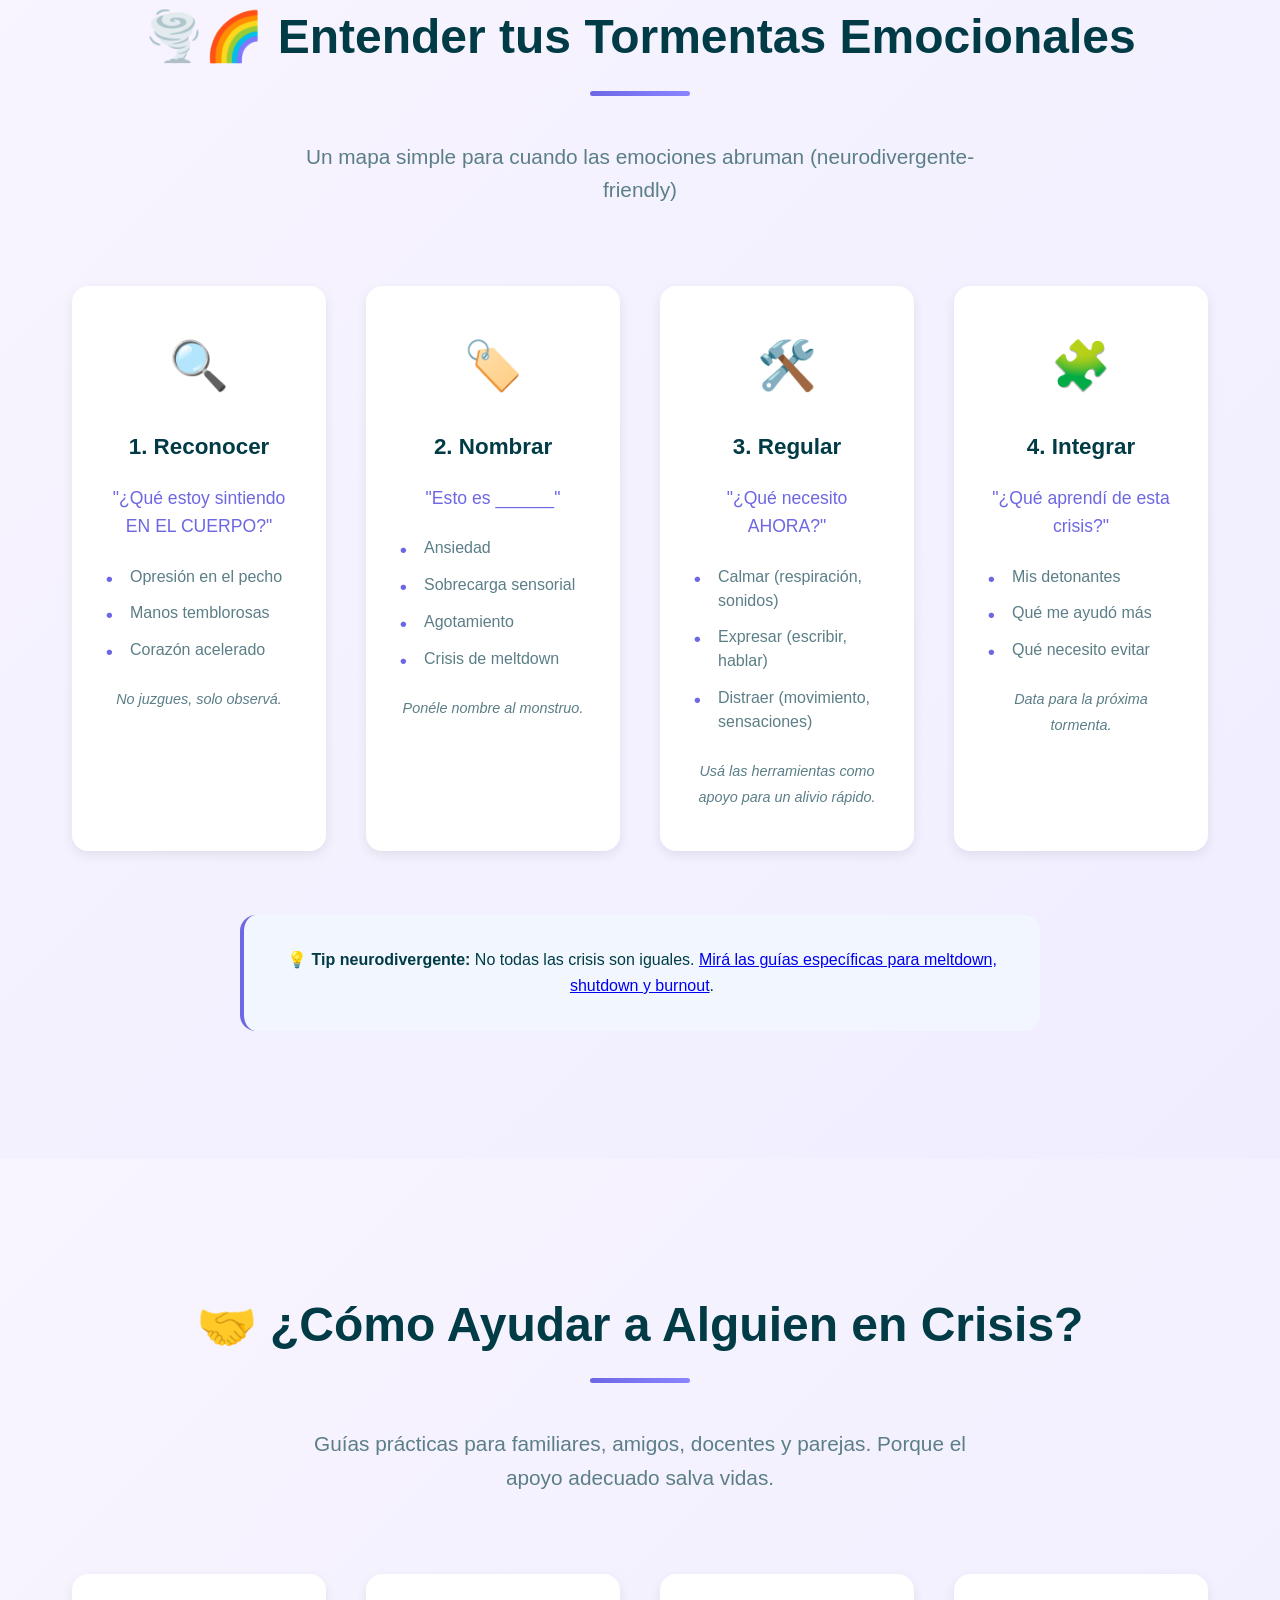
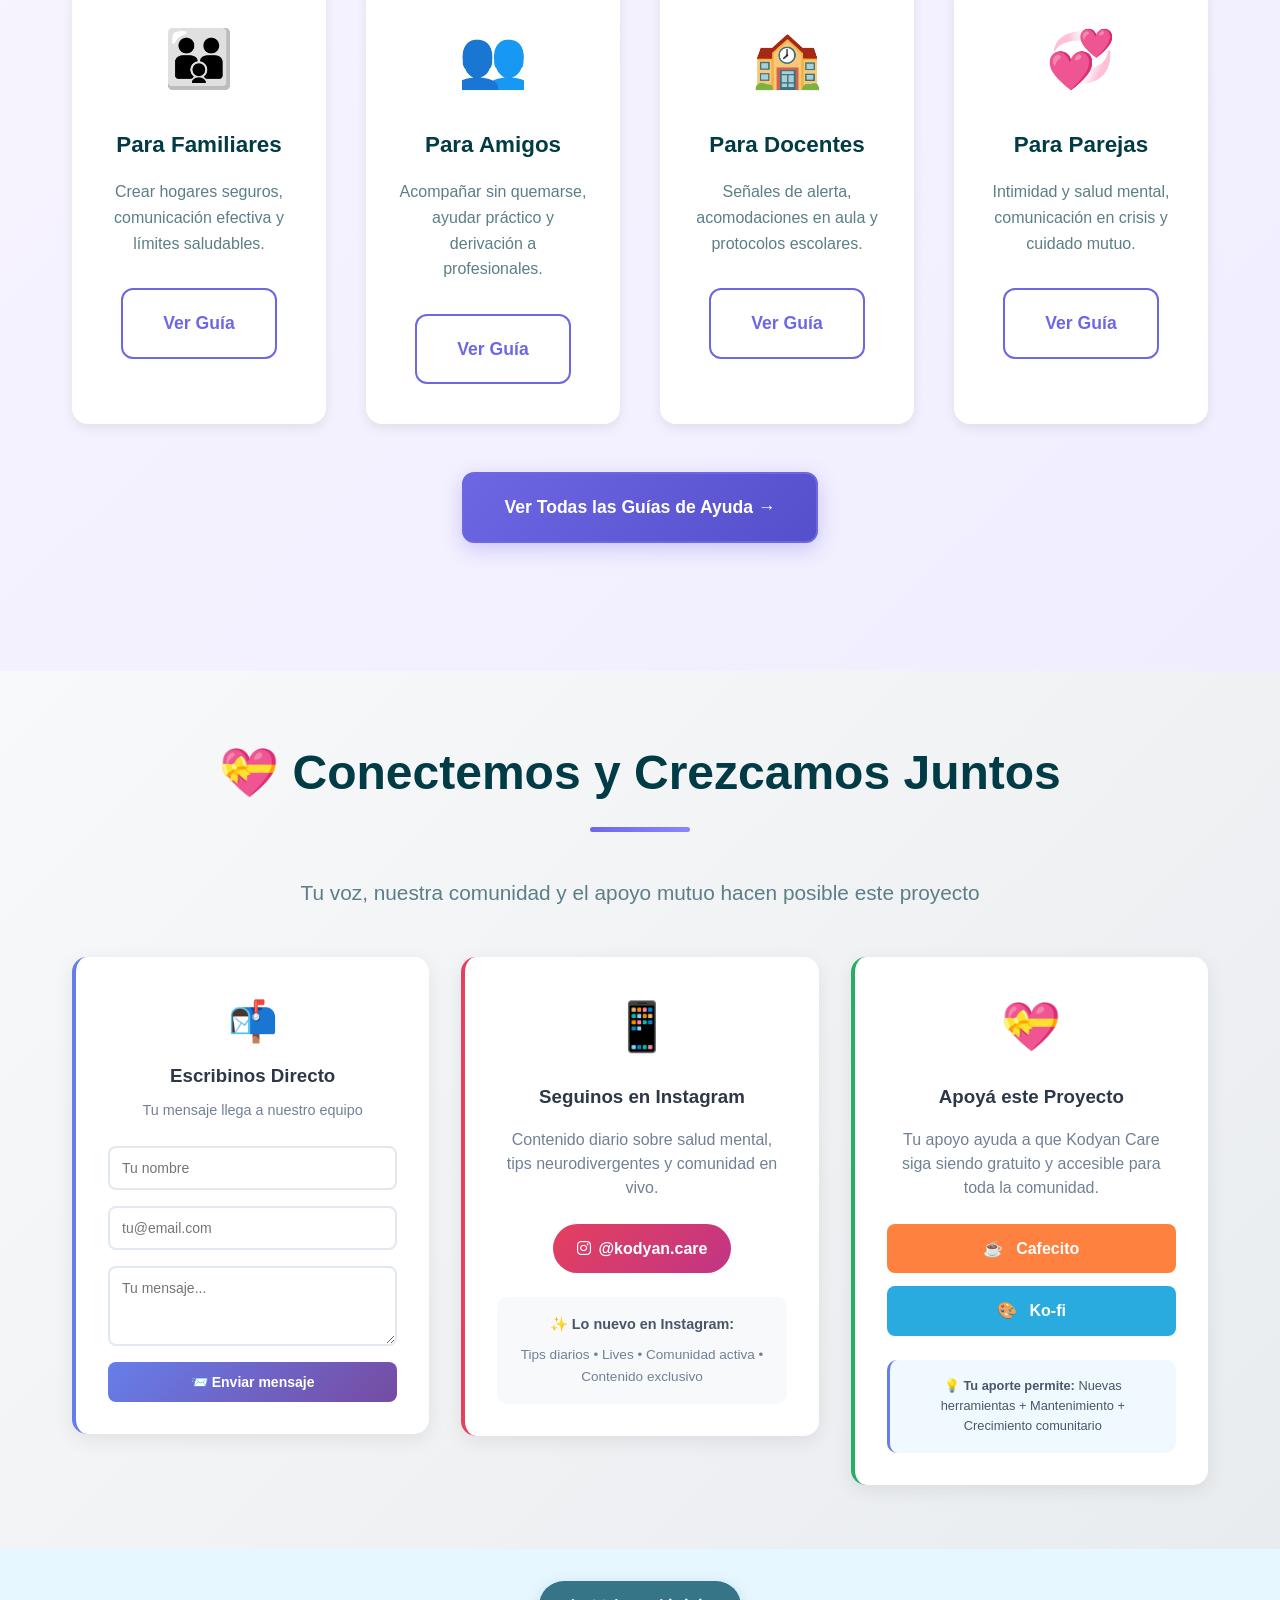
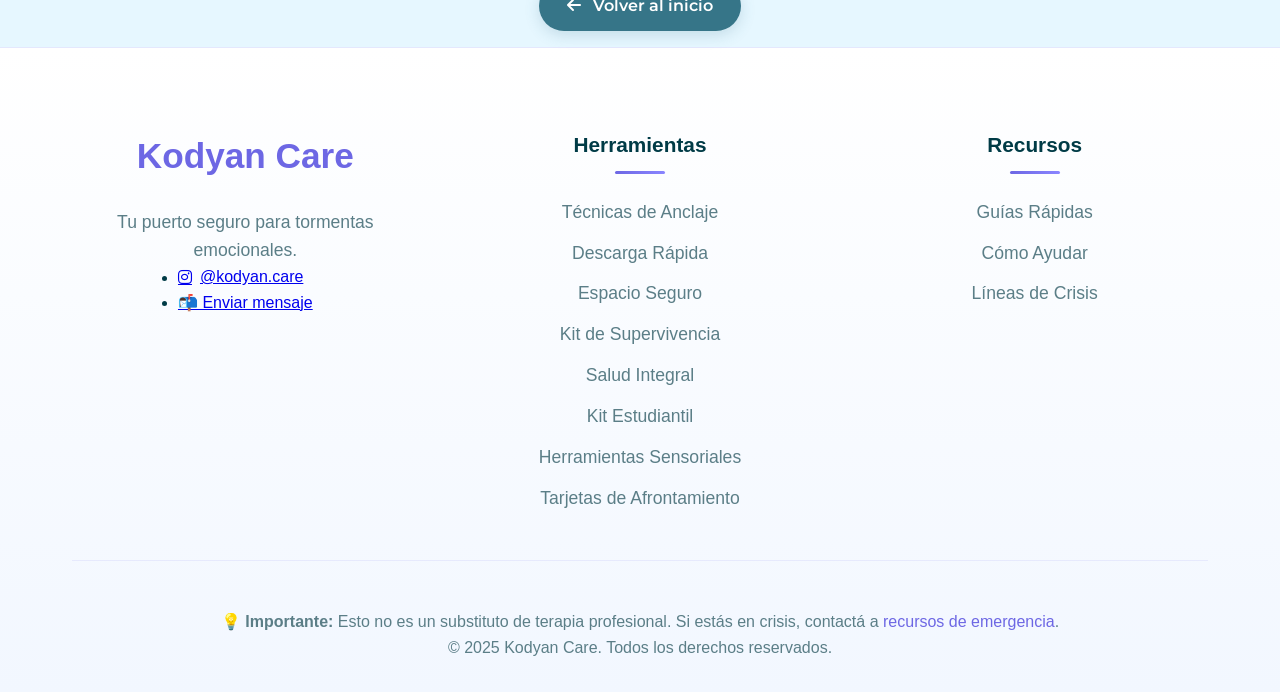
<file: care/index.html>
<!DOCTYPE html>
<html lang="es">
<head>
    <meta charset="UTF-8">
    <meta name="viewport" content="width=device-width, initial-scale=1.0">
    
    <!-- ===== META TAGS SEO OPTIMIZADOS ===== -->
    <title>Kodyan Care - Primeros Auxilios Emocionales | Instagram: @kodyan.care</title>
    <meta name="description" content="Seguinos en Instagram @kodyan.care - Herramientas digitales gratuitas para crisis de ansiedad, pánico y salud mental. Técnicas de anclaje, respiración guiada y apoyo inmediato. Neurodivergente-friendly.">
    
    <meta name="keywords" content="kodyan care, @kodyan.care, ansiedad, crisis, salud mental, primeros auxilios emocionales, técnicas anclaje, respiración, pánico, TDAH, autismo, neurodivergente, meltdown, shutdown">
    
    <meta name="author" content="Kodyan Care">
    <meta name="robots" content="index, follow">
    
    <!-- ===== OPEN GRAPH / REDES SOCIALES ===== -->
    <meta property="og:title" content="Kodyan Care - Tu Puerto Seguro para Tormentas Emocionales">
    <meta property="og:description" content="Herramientas digitales de primeros auxilios emocionales. Seguinos en Instagram @kodyan.care para contenido diario sobre salud mental.">
    <meta property="og:type" content="website">
    <meta property="og:url" content="https://kodyancare.com">
    <meta property="og:image" content="https://kodyancare.com/resources/og-image.png">
    <meta property="og:site_name" content="Kodyan Care">
    <meta property="og:see_also" content="https://www.instagram.com/kodyan.care/">
    
    <!-- ===== TWITTER CARDS ===== -->
    <meta name="twitter:card" content="summary_large_image">
    <meta name="twitter:title" content="Kodyan Care - @kodyan.care en Instagram">
    <meta name="twitter:description" content="Herramientas gratuitas para crisis de ansiedad y salud mental. Seguinos en Instagram para contenido diario.">
    <meta name="twitter:image" content="https://kodyancare.com/resources/twitter-image.png">
    <meta name="twitter:creator" content="@kodyan.care">
    
    <!-- ===== SCHEMA MARKUP - SEO AVANZADO ===== -->
    <script type="application/ld+json">
    {
        "@context": "https://schema.org",
        "@type": "Organization",
        "name": "Kodyan Care",
        "url": "https://kodyancare.com",
        "logo": "https://kodyancare.com/resources/pulpo-logo.png",
        "description": "Plataforma de primeros auxilios emocionales y herramientas de salud mental gratuitas",
        "sameAs": [
            "https://www.instagram.com/kodyan.care/"
        ],
        "areaServed": "AR",
        "availableLanguage": "es"
    }
    </script>

    <!-- ===== RECURSOS EXTERNOS ===== -->
    <link rel="stylesheet" href="https://cdnjs.cloudflare.com/ajax/libs/font-awesome/6.4.0/css/all.min.css">
    <link href="https://fonts.googleapis.com/css2?family=Montserrat:wght@400;500;600;700&family=Roboto+Mono:wght@300;400;500&display=swap" rel="stylesheet">
    <link rel="stylesheet" href="css/style.css?v=5">
    
    <!-- ===== FAVICON ===== -->
    <link rel="icon" href="resources/favicon.ico" type="image/x-icon">
    <link rel="apple-touch-icon" sizes="180x180" href="resources/apple-touch-icon.png">

    <!-- ===== ESTILOS TEMPORALES PARA FIXES ===== -->
    <style>
        /* Fix para líneas en botones */
        .btn, .btn-primary, .btn-outline, .btn-ig, .hero-buttons a {
            text-decoration: none !important;
        }
        
        a.btn:hover {
            text-decoration: none !important;
        }

        /* Banner Instagram - Coherente con diseño de cajas */
        .instagram-cta {
            padding: 3rem 0;
            margin: 3rem 0;
            background: transparent !important;
        }

        .ig-banner {
            background: white;
            border-radius: 20px;
            padding: 3rem 2.5rem;
            border: 2px solid #e3f2fd;
            box-shadow: 0 8px 30px rgba(0, 0, 0, 0.08);
            text-align: center;
            max-width: 900px;
            margin: 0 auto;
            position: relative;
            overflow: hidden;
            font-family: inherit;
        }

        .ig-banner::before {
            content: '';
            position: absolute;
            top: 0;
            left: 0;
            right: 0;
            height: 4px;
            background: linear-gradient(90deg, #667eea, #764ba2, #667eea);
        }

        .ig-icon {
            font-size: 3.5rem;
            color: #667eea;
            margin-bottom: 1.5rem;
            display: block;
        }

        .ig-content h3 {
            font-size: 1.5rem;
            margin-bottom: 1rem;
            font-weight: 600;
            font-family: inherit;
            color: #2d3748;
        }

        .ig-content p {
            font-size: 1.1rem;
            margin-bottom: 2rem;
            color: #4a5568;
            line-height: 1.6;
            font-family: inherit;
            font-weight: 400;
        }

        .btn-ig {
            background: linear-gradient(135deg, #667eea 0%, #764ba2 100%);
            color: white;
            padding: 1rem 2rem;
            border-radius: 50px;
            text-decoration: none;
            font-weight: 600;
            display: inline-flex;
            align-items: center;
            gap: 0.8rem;
            transition: all 0.3s ease;
            font-family: inherit;
            border: none;
            box-shadow: 0 4px 15px rgba(102, 126, 234, 0.3);
        }

        .btn-ig:hover {
            transform: translateY(-2px);
            box-shadow: 0 6px 20px rgba(102, 126, 234, 0.4);
            color: white;
        }

        /* ============================================ */
        /* BOTONES VOLVER AL INICIO                      */
        /* ============================================ */

        /* Botón en el header */
        .btn-volver-header {
            display: inline-block;
            padding: 6px 14px;
            background: transparent;
            color: #367588;
            border-radius: 30px;
            font-weight: 600;
            text-decoration: none;
            font-size: 0.85rem;
            transition: all 0.3s ease;
            border: 1px solid rgba(54, 117, 136, 0.15);
            font-family: 'Montserrat', sans-serif;
        }

        .btn-volver-header:hover {
            background: #367588;
            color: #ffffff;
            border-color: #367588;
            transform: scale(1.02);
            text-decoration: none;
        }

        /* Botón de abajo (estilo principal) */
        .btn-volver {
            display: inline-block;
            padding: 12px 28px;
            background: #367588;
            color: #ffffff;
            border-radius: 40px;
            font-weight: 600;
            text-decoration: none;
            transition: all 0.3s ease;
            font-size: 1rem;
            border: none;
            cursor: pointer;
            font-family: 'Montserrat', sans-serif;
            box-shadow: 0 4px 15px rgba(54, 117, 136, 0.2);
        }

        .btn-volver:hover {
            background: #1f4a5c;
            transform: translateY(-2px);
            box-shadow: 0 8px 20px rgba(54, 117, 136, 0.3);
            color: #ffffff;
            text-decoration: none;
        }

        .btn-volver i {
            margin-right: 8px;
        }

        /* Botón de arriba (estilo sutil) */
        .btn-volver-arriba {
            display: inline-flex;
            align-items: center;
            gap: 8px;
            padding: 6px 16px;
            background: transparent;
            color: #367588;
            border-radius: 30px;
            font-weight: 600;
            text-decoration: none;
            font-size: 0.85rem;
            transition: all 0.3s ease;
            border: 1px solid rgba(54, 117, 136, 0.15);
            font-family: 'Montserrat', sans-serif;
        }

        .btn-volver-arriba:hover {
            background: #367588;
            color: #ffffff;
            border-color: #367588;
            transform: translateX(-2px);
            text-decoration: none;
        }

        .btn-volver-arriba i {
            font-size: 0.8rem;
        }

        /* Responsive */
        @media (max-width: 768px) {
            .btn-volver {
                padding: 10px 20px;
                font-size: 0.9rem;
            }
            .btn-volver-arriba {
                font-size: 0.75rem;
                padding: 4px 12px;
            }
            .btn-volver-header {
                font-size: 0.7rem;
                padding: 4px 10px;
            }
        }
    </style>
</head>

<body>
    <!-- ===== HEADER ===== -->
    <header>
        <div class="container header-container">
            <a href="index.html" class="logo">
                <img src="resources/pulpo-logo.png" alt="Kodyan Care - Primeros Auxilios Emocionales" class="logo-pulpo">
                Kodyan Care
            </a>
            <nav>
                <ul class="nav-links">
                    <!-- ===== BOTÓN VOLVER AL INICIO EN EL HEADER ===== -->
                    <li><a href="../index.html" class="btn-volver-header">← Volver al Inicio</a></li>
                    <li><a href="#herramientas">Herramientas</a></li>
                    <li><a href="#regulacion">Regulación</a></li>
                    <li><a href="#como-ayudar">Cómo Ayudar</a></li>
                    <li><a href="#conectar-apoyar" class="btn-donar">☕ Donar</a></li>
                    <li><a href="emergencias.html" class="btn-emergencia">🚨 Emergencia</a></li>
                </ul>
            </nav>
            <div class="hamburger" id="hamburger">
                <i class="fas fa-bars"></i>
            </div>
        </div>
    </header>

    <!-- ===== VOLVER AL INICIO (ARRIBA) ===== -->
    <div style="text-align: right; padding: 0.8rem 2rem; background: rgba(54, 117, 136, 0.05); border-bottom: 1px solid rgba(54, 117, 136, 0.08);">
        <a href="../index.html" class="btn-volver-arriba" aria-label="Volver a la página principal de Kodyan">
            <i class="fa-solid fa-arrow-left" aria-hidden="true"></i> Volver al inicio
        </a>
    </div>

    <!-- ===== HERO SECTION ===== -->
    <section class="hero" id="home">
        <div class="container hero-content">
            <h1>TU PUERTO SEGURO PARA TORMENTAS EMOCIONALES</h1>
            <p>Herramientas digitales diseñadas con empatía para momentos difíciles. Respira, groundéate, reconecta.</p>
            <div class="hero-buttons">
                <a href="#herramientas" class="btn btn-primary">Explorar Herramientas ↓</a>
                <a href="https://www.instagram.com/kodyan.care/" target="_blank" class="btn btn-outline">
                    <i class="fab fa-instagram"></i>
                    Seguinos en Instagram
                </a>
            </div>
        </div>
        <div class="care-line care-line-1"></div>
        <div class="care-line care-line-2"></div>
    </section>

    <!-- ===== HERRAMIENTAS PRINCIPALES ===== -->
    <section class="herramientas" id="herramientas">
        <div class="container">
            <div class="section-title">
                <h2>Tu Caja de Primeros Auxilios Emocionales</h2>
                <p>Herramientas validadas para regular ansiedad, pánico y estrés en momentos difíciles</p>
            </div>
            
            <div class="tools-grid">
                <!-- 1. Anclaje -->
                <div class="tool-item">
                    <div class="tool-icon">
                        <img src="resources/pulpo-anclaje.png" alt="Técnicas de anclaje para crisis de ansiedad" class="pulpo-icon">
                    </div>
                    <h3>Técnicas de Anclaje</h3>
                    <p>Técnicas 5-4-3-2-1, anclaje con hielo y respiración guiada para ataques de pánico o disociación.</p>
                    <a href="anclaje.html" class="btn btn-outline">Usar Ahora</a>
                </div>
                
                <!-- 2. Descarga -->
                <div class="tool-item">
                    <div class="tool-icon">
                        <img src="resources/pulpo-descarga.png" alt="Descarga emocional rápida y segura" class="pulpo-icon">
                    </div>
                    <h3>Descarga Rápida</h3>
                    <p>Escribe lo que sientes sin filtros. Todo se autodestruye en segundos. Sin juicios, solo liberación.</p>
                    <a href="descarga.html" class="btn btn-outline">Comenzar</a>
                </div>
                
                <!-- 3. Espacio seguro -->
                <div class="tool-item">
                    <div class="tool-icon">
                        <img src="resources/pulpo-audio.png" alt="Espacio seguro" class="pulpo-icon">
                    </div>
                    <h3>Espacio Seguro</h3>
                    <p>Cuando sabés lo que te pasa pero no sabés por dónde empezar. Planes concretos para crisis comunes.</p>
                    <a href="espacio-seguro.html" class="btn btn-outline">Planear</a>
                </div>
                
                <!-- 4. Kit de Supervivencia (NUEVO) -->
                <div class="tool-item">
                    <div class="tool-icon">
                        <img src="resources/pulpo-supervivencia.png" alt="Kit de Supervivencia para tiempos complejos" class="pulpo-icon">
                    </div>
                    <h3>Kit de Supervivencia</h3>
                    <p>Herramientas para navegar crisis económicas, laborales y encontrar tu tribu en tiempos difíciles.</p>
                    <a href="supervivencia.html" class="btn btn-outline">Explorar</a>
                </div>
                
                <!-- 5. Salud Integral (NUEVO) -->
                <div class="tool-item">
                    <div class="tool-icon">
                        <img src="resources/pulpo-salud.png" alt="Salud Integral sin juicios" class="pulpo-icon">
                    </div>
                    <h3>Salud Integral</h3>
                    <p>Cuidado accesible para todos los cuerpos. Información médica sin estigmas y recursos públicos.</p>
                    <a href="salud.html" class="btn btn-outline">Cuidarse</a>
                </div>
                
                <!-- 6. Kit Estudiantil (NUEVO) -->
                <div class="tool-item">
                    <div class="tool-icon">
                        <img src="resources/pulpo-estudiantes.png" alt="Kit de Supervivencia Estudiantil" class="pulpo-icon">
                    </div>
                    <h3>Kit Estudiantil</h3>
                    <p>Herramientas específicas para ansiedad académica, procrastinación y agotamiento estudiantil.</p>
                    <a href="estudiantes.html" class="btn btn-outline">Estudiar</a>
                </div>
                
                <!-- 7. Sensorial -->
                <div class="tool-item">
                    <div class="tool-icon">
                        <img src="resources/pulpo-sensorial.png" alt="Herramientas sensoriales para regulación" class="pulpo-icon">
                    </div>
                    <h3>Herramientas Sensoriales</h3>
                    <p>Para regular ansiedad.</p>
                    <a href="sensorial.html" class="btn btn-outline">Calmar</a>
                </div>
                <!-- 8. Guías -->
                <div class="tool-item">
                    <div class="tool-icon">
                        <img src="resources/pulpo-guias.png" alt="Guías rápidas para diferentes crisis" class="pulpo-icon">
                    </div>
                    <h3>Guías Rápidas</h3>
                    <p>Qué hacer en crisis de ansiedad, TDAH, ideación suicida. Pasos claros y concretos.</p>
                    <a href="guias.html" class="btn btn-outline">Leer Guías</a>
                </div>
                
                <!-- 9. Tarjetas de Afrontamiento -->
                <div class="tool-item">
                    <div class="tool-icon">
                        <img src="resources/pulpo-tarjetas.png" alt="Tarjetas de Afrontamiento para momentos de confusión" class="pulpo-icon">
                    </div>
                    <h3>Tarjetas de Afrontamiento</h3>
                    <p>Ideas concretas para momentos de confusión.</p>
                    <a href="tarjetas.html" class="btn btn-outline">Ver Tarjetas</a>
                </div>
            </div>
        </div>
    </section>

    <!-- ===== REGULACIÓN EMOCIONAL ===== -->
    <section class="regulacion-emocional" id="regulacion">
        <div class="container">
            <div class="section-title">
                <h2>🌪️🌈 Entender tus Tormentas Emocionales</h2>
                <p>Un mapa simple para cuando las emociones abruman (neurodivergente-friendly)</p>
            </div>
            
            <div class="regulacion-grid">
                <!-- 1. RECONOCER -->
                <div class="regulacion-item">
                    <div class="regulacion-icon">🔍</div>
                    <h3>1. Reconocer</h3>
                    <p>"¿Qué estoy sintiendo EN EL CUERPO?"</p>
                    <ul>
                        <li>Opresión en el pecho</li>
                        <li>Manos temblorosas</li>
                        <li>Corazón acelerado</li>
                    </ul>
                    <small>No juzgues, solo observá.</small>
                </div>
                
                <!-- 2. NOMBRAR -->
                <div class="regulacion-item">
                    <div class="regulacion-icon">🏷️</div>
                    <h3>2. Nombrar</h3>
                    <p>"Esto es ______"</p>
                    <ul>
                        <li>Ansiedad</li>
                        <li>Sobrecarga sensorial</li>
                        <li>Agotamiento</li>
                        <li>Crisis de meltdown</li>
                    </ul>
                    <small>Ponéle nombre al monstruo.</small>
                </div>
                
                <!-- 3. REGULAR -->
                <div class="regulacion-item">
                    <div class="regulacion-icon">🛠️</div>
                    <h3>3. Regular</h3>
                    <p>"¿Qué necesito AHORA?"</p>
                    <ul>
                        <li>Calmar (respiración, sonidos)</li>
                        <li>Expresar (escribir, hablar)</li>
                        <li>Distraer (movimiento, sensaciones)</li>
                    </ul>
                    <small>Usá las herramientas como apoyo para un alivio rápido.</small>
                </div>
                
                <!-- 4. INTEGRAR -->
                <div class="regulacion-item">
                    <div class="regulacion-icon">🧩</div>
                    <h3>4. Integrar</h3>
                    <p>"¿Qué aprendí de esta crisis?"</p>
                    <ul>
                        <li>Mis detonantes</li>
                        <li>Qué me ayudó más</li>
                        <li>Qué necesito evitar</li>
                    </ul>
                    <small>Data para la próxima tormenta.</small>
                </div>
            </div>
            
            <div class="regulacion-extra">
                <p>💡 <strong>Tip neurodivergente:</strong> No todas las crisis son iguales. 
                   <a href="guias.html">Mirá las guías específicas para meltdown, shutdown y burnout</a>.</p>
            </div>
        </div>
    </section>

    <!-- ===== CÓMO AYUDAR ===== -->
    <section class="como-ayudar" id="como-ayudar">
        <div class="container">
            <div class="section-title">
                <h2>🤝 ¿Cómo Ayudar a Alguien en Crisis?</h2>
                <p>Guías prácticas para familiares, amigos, docentes y parejas. Porque el apoyo adecuado salva vidas.</p>
            </div>
            
            <div class="help-grid">
                <div class="help-item">
                    <div class="help-icon">👪</div>
                    <h3>Para Familiares</h3>
                    <p>Crear hogares seguros, comunicación efectiva y límites saludables.</p>
                    <a href="como-ayudar.html#familiares" class="btn btn-outline">Ver Guía</a>
                </div>
                
                <div class="help-item">
                    <div class="help-icon">👥</div>
                    <h3>Para Amigos</h3>
                    <p>Acompañar sin quemarse, ayudar práctico y derivación a profesionales.</p>
                    <a href="como-ayudar.html#amigos" class="btn btn-outline">Ver Guía</a>
                </div>
                
                <div class="help-item">
                    <div class="help-icon">🏫</div>
                    <h3>Para Docentes</h3>
                    <p>Señales de alerta, acomodaciones en aula y protocolos escolares.</p>
                    <a href="como-ayudar.html#docentes" class="btn btn-outline">Ver Guía</a>
                </div>
                
                <div class="help-item">
                    <div class="help-icon">💞</div>
                    <h3>Para Parejas</h3>
                    <p>Intimidad y salud mental, comunicación en crisis y cuidado mutuo.</p>
                    <a href="como-ayudar.html#parejas" class="btn btn-outline">Ver Guía</a>
                </div>
            </div>
            
            <div class="text-center" style="margin-top: 3rem;">
                <a href="como-ayudar.html" class="btn btn-primary">Ver Todas las Guías de Ayuda →</a>
            </div>
        </div>
    </section>

    <!-- ===== SECCIÓN TRIPLE - CONTACTO, INSTAGRAM Y APOYO ===== -->
    <section class="seccion-triple" id="conectar-apoyar" style="padding: 4rem 0; background: linear-gradient(135deg, #f8f9fa 0%, #e9ecef 100%);">
        <div class="container">
            <div class="section-title" style="text-align: center; margin-bottom: 3rem;">
                <h2>💝 Conectemos y Crezcamos Juntos</h2>
                <p>Tu voz, nuestra comunidad y el apoyo mutuo hacen posible este proyecto</p>
            </div>
            
            <div style="display: grid; grid-template-columns: repeat(auto-fit, minmax(300px, 1fr)); gap: 2rem; align-items: start;">
                
                <!-- COLUMNA 1: CONTACTO (con Formspree actualizado) -->
                <div class="columna" style="background: white; padding: 2rem; border-radius: 15px; box-shadow: 0 5px 20px rgba(0,0,0,0.08); border-left: 4px solid #667eea;">
                    <div style="text-align: center; margin-bottom: 1.5rem;">
                        <div style="font-size: 2.5rem; margin-bottom: 0.5rem;">📬</div>
                        <h3 style="color: #2d3748; margin-bottom: 0.5rem;">Escribinos Directo</h3>
                        <p style="color: #718096; font-size: 0.9rem;">Tu mensaje llega a nuestro equipo</p>
                    </div>
                    
                    <form id="formularioContactoCompacto" action="https://formspree.io/f/myegrdan" method="POST" style="display: flex; flex-direction: column; gap: 1rem;">
                        <input type="text" name="nombre" required 
                               placeholder="Tu nombre"
                               style="padding: 12px; border: 2px solid #e2e8f0; border-radius: 8px; font-size: 14px; transition: border-color 0.3s;">
                        
                        <input type="email" name="email" required
                               placeholder="tu@email.com"
                               style="padding: 12px; border: 2px solid #e2e8f0; border-radius: 8px; font-size: 14px; transition: border-color 0.3s;">
                        
                        <textarea name="mensaje" rows="3" required
                                  placeholder="Tu mensaje..."
                                  style="padding: 12px; border: 2px solid #e2e8f0; border-radius: 8px; font-size: 14px; resize: vertical; min-height: 80px; font-family: inherit;"></textarea>
                        
                        <button type="submit" 
                                style="background: linear-gradient(135deg, #667eea 0%, #764ba2 100%); color: white; border: none; padding: 12px; border-radius: 8px; font-size: 14px; font-weight: 600; cursor: pointer; transition: transform 0.2s;">
                            📨 Enviar mensaje
                        </button>
                    </form>
                    
                    <div id="mensajeExitoCompacto" style="display: none; background: #d4edda; color: #155724; padding: 0.8rem; border-radius: 8px; margin-top: 1rem; text-align: center; font-size: 0.9rem;">
                        ✅ ¡Mensaje enviado!
                    </div>
                </div>
                
                <!-- COLUMNA 2: INSTAGRAM -->
                <div class="columna" style="background: white; padding: 2rem; border-radius: 15px; box-shadow: 0 5px 20px rgba(0,0,0,0.08); border-left: 4px solid #E4405F; text-align: center;">
                    <div style="font-size: 3rem; margin-bottom: 1rem;">📱</div>
                    <h3 style="color: #2d3748; margin-bottom: 1rem;">Seguinos en Instagram</h3>
                    <p style="color: #718096; margin-bottom: 1.5rem; line-height: 1.5;">
                        Contenido diario sobre salud mental, tips neurodivergentes y comunidad en vivo.
                    </p>
                    
                    <a href="https://www.instagram.com/kodyan.care/" target="_blank" 
                       style="display: inline-flex; align-items: center; gap: 0.5rem; background: linear-gradient(135deg, #E4405F 0%, #C13584 100%); color: white; padding: 12px 24px; border-radius: 50px; text-decoration: none; font-weight: 600; transition: transform 0.2s;">
                        <i class="fab fa-instagram"></i>
                        @kodyan.care
                    </a>
                    
                    <div style="margin-top: 1.5rem; padding: 1rem; background: #f8f9fa; border-radius: 10px;">
                        <p style="font-size: 0.9rem; color: #4a5568; margin-bottom: 0.5rem;">
                            <strong>✨ Lo nuevo en Instagram:</strong>
                        </p>
                        <p style="font-size: 0.85rem; color: #718096;">
                            Tips diarios • Lives • Comunidad activa • Contenido exclusivo
                        </p>
                    </div>
                </div>
                
                <!-- COLUMNA 3: DONACIONES -->
                <div class="columna" style="background: white; padding: 2rem; border-radius: 15px; box-shadow: 0 5px 20px rgba(0,0,0,0.08); border-left: 4px solid #27ae60; text-align: center;">
                    <div style="font-size: 3rem; margin-bottom: 1rem;">💝</div>
                    <h3 style="color: #2d3748; margin-bottom: 1rem;">Apoyá este Proyecto</h3>
                    <p style="color: #718096; margin-bottom: 1.5rem; line-height: 1.5;">
                        Tu apoyo ayuda a que Kodyan Care siga siendo gratuito y accesible para toda la comunidad.
                    </p>
                    
                    <div style="display: flex; flex-direction: column; gap: 0.8rem; margin-bottom: 1.5rem;">
                        <a href="https://cafecito.app/kodyancare" target="_blank" 
                           style="display: flex; align-items: center; gap: 0.8rem; background: #FF813F; color: white; padding: 12px; border-radius: 8px; text-decoration: none; font-weight: 600; transition: transform 0.2s; justify-content: center;">
                            <span>☕</span>
                            Cafecito
                        </a>
                        
                        <a href="https://ko-fi.com/kodyancare" target="_blank" 
                           style="display: flex; align-items: center; gap: 0.8rem; background: #29ABE0; color: white; padding: 12px; border-radius: 8px; text-decoration: none; font-weight: 600; transition: transform 0.2s; justify-content: center;">
                            <span>🎨</span>
                            Ko-fi
                        </a>
                    </div>
                    
                    <div style="background: #f0f9ff; padding: 1rem; border-radius: 10px; border-left: 3px solid #667eea;">
                        <p style="font-size: 0.8rem; color: #4a5568; margin: 0;">
                            <strong>💡 Tu aporte permite:</strong> Nuevas herramientas + Mantenimiento + Crecimiento comunitario
                        </p>
                    </div>
                </div>
            </div>
        </div>
    </section>

    <!-- ===== VOLVER AL INICIO (ABAJO) ===== -->
    <div style="text-align: center; padding: 2rem 0 1rem;">
        <a href="../index.html" class="btn-volver" aria-label="Volver a la página principal de Kodyan">
            <i class="fa-solid fa-arrow-left" aria-hidden="true"></i> Volver al inicio
        </a>
    </div>

    <!-- ===== FOOTER ===== -->
    <footer id="contacto">
        <div class="container">
            <div class="footer-content">
                <div class="footer-about">
                    <a href="index.html" class="footer-logo">Kodyan Care</a>
                    <p>Tu puerto seguro para tormentas emocionales.</p>
                    <div class="social-links">
                        <ul>
                            <li>
                                <a href="https://www.instagram.com/kodyan.care/" target="_blank" style="display: flex; align-items: center; gap: 8px;">
                                    <i class="fab fa-instagram"></i>
                                    @kodyan.care
                                </a>
                            </li>
                            <li><a href="#conectar-apoyar">📬 Enviar mensaje</a></li>
                        </ul>
                    </div>
                </div>
                
                <div class="footer-links">
                    <h4>Herramientas</h4>
                    <ul>
                        <li><a href="anclaje.html">Técnicas de Anclaje</a></li>
                        <li><a href="descarga.html">Descarga Rápida</a></li>
                        <li><a href="espacio-seguro.html">Espacio Seguro</a></li>
                        <li><a href="supervivencia.html">Kit de Supervivencia</a></li>
                        <li><a href="salud.html">Salud Integral</a></li>
                        <li><a href="estudiantes.html">Kit Estudiantil</a></li>
                        <li><a href="sensorial.html">Herramientas Sensoriales</a></li>
                        <li><a href="tarjetas.html">Tarjetas de Afrontamiento</a></li>
                    </ul>
                </div>

                <div class="footer-links">
                    <h4>Recursos</h4>
                    <ul>
                        <li><a href="guias.html">Guías Rápidas</a></li>
                        <li><a href="como-ayudar.html">Cómo Ayudar</a></li>
                        <li><a href="emergencias.html">Líneas de Crisis</a></li>
                    </ul>
                </div>
            </div>
            <div class="copyright">
                <p><strong>💡 Importante:</strong> Esto no es un substituto de terapia profesional. Si estás en crisis, contactá a <a href="emergencias.html">recursos de emergencia</a>.</p>
                <p>&copy; 2025 Kodyan Care. Todos los derechos reservados.</p>
            </div>
        </div>
    </footer>

    <!-- ===== SCRIPTS ===== -->
    <script src="js/script.js"></script>
    <script>
        // ===== FORMULARIO COMPACTO =====
        document.getElementById('formularioContactoCompacto').addEventListener('submit', function(e) {
            e.preventDefault();
            
            const form = e.target;
            const formData = new FormData(form);
            
            fetch(form.action, {
                method: 'POST',
                body: formData,
                headers: {
                    'Accept': 'application/json'
                }
            })
            .then(response => {
                if (response.ok) {
                    document.getElementById('mensajeExitoCompacto').style.display = 'block';
                    form.reset();
                    
                    setTimeout(() => {
                        document.getElementById('mensajeExitoCompacto').style.display = 'none';
                    }, 5000);
                } else {
                    alert('Hubo un error. Podés escribirnos a través del formulario.');
                }
            })
            .catch(error => {
                alert('Error de conexión. Podés escribirnos a través del formulario.');
            });
        });

        // ===== EFECTOS HOVER EN COLUMNAS =====
        document.querySelectorAll('.columna').forEach(columna => {
            columna.style.transition = 'transform 0.3s ease, box-shadow 0.3s ease';
            
            columna.addEventListener('mouseenter', function() {
                this.style.transform = 'translateY(-5px)';
                this.style.boxShadow = '0 10px 30px rgba(0,0,0,0.12)';
            });
            
            columna.addEventListener('mouseleave', function() {
                this.style.transform = 'translateY(0)';
                this.style.boxShadow = '0 5px 20px rgba(0,0,0,0.08)';
            });
        });
    </script>
</body>
</html>
</file>
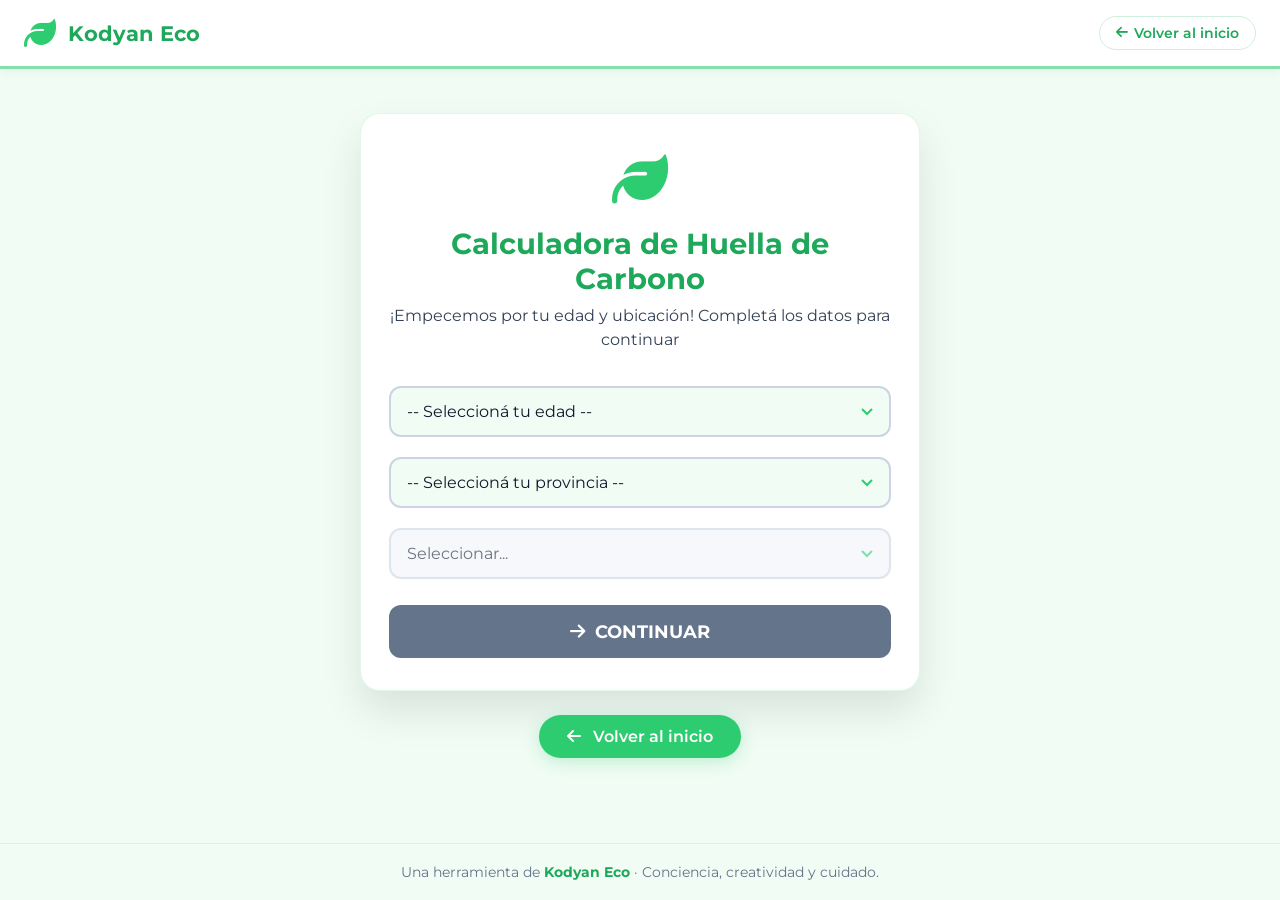
<file: eco/index.html>
<!DOCTYPE html>
<html lang="es">
<head>
    <meta charset="UTF-8">
    <meta name="viewport" content="width=device-width, initial-scale=1.0">
    <title>Kodyan Eco · Calculadora de Huella de Carbono</title>
    
    <!-- Google tag (gtag.js) -->
    <script async src="https://www.googletagmanager.com/gtag/js?id=G-WBQ4HF94SH"></script>
    <script>
        window.dataLayer = window.dataLayer || [];
        function gtag(){dataLayer.push(arguments);}
        gtag('js', new Date());
        gtag('config', 'G-WBQ4HF94SH');
    </script>
    
    <link href="https://fonts.googleapis.com/css2?family=Montserrat:wght@400;500;600;700&display=swap" rel="stylesheet">
    <link rel="stylesheet" href="https://cdnjs.cloudflare.com/ajax/libs/font-awesome/6.4.0/css/all.min.css">
    
    <style>
        /* ============================================ */
        /* 1. VARIABLES Y RESET                         */
        /* ============================================ */
        :root {
            --eco-primary: #2ECC71;
            --eco-primary-dark: #1EA85A;
            --eco-primary-light: #82E0AA;
            --eco-bg: #f0fcf4;
            --text-dark: #0f172a;
            --text-medium: #334155;
            --text-light: #64748b;
            --white: #ffffff;
            --border-color: #cbd5e1;
            --shadow: 0 20px 40px rgba(0, 0, 0, 0.10);
            --radius: 20px;
        }

        * {
            margin: 0;
            padding: 0;
            box-sizing: border-box;
        }

        body {
            font-family: 'Montserrat', sans-serif;
            background: var(--eco-bg);
            color: var(--text-dark);
            min-height: 100vh;
            display: flex;
            flex-direction: column;
            padding: 0;
        }

        .container {
            max-width: 600px;
            margin: 0 auto;
            padding: 20px;
            width: 100%;
            flex: 1;
        }

        /* ============================================ */
        /* 2. HEADER Y BOTÓN VOLVER                     */
        /* ============================================ */
        .header-eco {
            background: var(--white);
            padding: 16px 24px;
            box-shadow: 0 2px 10px rgba(0, 0, 0, 0.06);
            display: flex;
            justify-content: space-between;
            align-items: center;
            flex-wrap: wrap;
            gap: 12px;
            border-bottom: 3px solid var(--eco-primary-light);
        }

        .header-eco .logo-area {
            display: flex;
            align-items: center;
            gap: 12px;
        }

        .header-eco .logo-area i {
            font-size: 2rem;
            color: var(--eco-primary);
        }

        .header-eco .logo-area span {
            font-size: 1.3rem;
            font-weight: 700;
            color: var(--eco-primary-dark);
        }

        .btn-volver-header {
            display: inline-flex;
            align-items: center;
            gap: 6px;
            padding: 8px 16px;
            background: transparent;
            color: var(--eco-primary-dark);
            border-radius: 30px;
            font-weight: 600;
            text-decoration: none;
            font-size: 0.85rem;
            transition: all 0.3s ease;
            border: 1px solid rgba(30, 168, 90, 0.2);
            font-family: 'Montserrat', sans-serif;
        }

        .btn-volver-header:hover {
            background: var(--eco-primary);
            color: var(--white);
            border-color: var(--eco-primary);
            transform: scale(1.02);
        }

        /* ============================================ */
        /* 3. CARD PRINCIPAL                            */
        /* ============================================ */
        .card-eco {
            background: var(--white);
            padding: 32px 28px;
            border-radius: var(--radius);
            box-shadow: var(--shadow);
            border: 1px solid rgba(46, 204, 113, 0.15);
            margin-top: 24px;
        }

        .card-eco .icono-grande {
            text-align: center;
            font-size: 3.5rem;
            color: var(--eco-primary);
            margin-bottom: 12px;
        }

        .card-eco h1 {
            text-align: center;
            color: var(--eco-primary-dark);
            font-size: 1.8rem;
            font-weight: 700;
            margin-bottom: 8px;
        }

        .card-eco .subtitulo {
            text-align: center;
            color: var(--text-medium);
            font-size: 1rem;
            margin-bottom: 24px;
            line-height: 1.5;
        }

        /* ============================================ */
        /* 4. FORMULARIO                                */
        /* ============================================ */
        select {
            width: 100%;
            padding: 14px 16px;
            margin: 10px 0;
            border: 2px solid var(--border-color);
            border-radius: 12px;
            font-size: 1rem;
            font-family: 'Montserrat', sans-serif;
            background: var(--eco-bg);
            color: var(--text-dark);
            transition: all 0.3s ease;
            appearance: none;
            background-image: url("data:image/svg+xml,%3Csvg xmlns='http://www.w3.org/2000/svg' width='12' height='8' viewBox='0 0 12 8'%3E%3Cpath d='M1 1l5 5 5-5' stroke='%232ECC71' stroke-width='2' fill='none'/%3E%3C/svg%3E");
            background-repeat: no-repeat;
            background-position: right 16px center;
            cursor: pointer;
        }

        select:focus {
            outline: none;
            border-color: var(--eco-primary);
            box-shadow: 0 0 0 4px rgba(46, 204, 113, 0.15);
        }

        select:disabled {
            opacity: 0.6;
            cursor: not-allowed;
            background-color: #f1f5f9;
        }

        /* Ocultar selector de departamento cuando no se usa */
        #departamento[style*="display: none"] {
            display: none !important;
        }

        /* ============================================ */
        /* 5. BOTÓN CONTINUAR                           */
        /* ============================================ */
        .btn-continuar {
            width: 100%;
            padding: 16px;
            margin-top: 16px;
            border: none;
            border-radius: 12px;
            font-size: 1.1rem;
            font-weight: 700;
            background: var(--eco-primary);
            color: var(--white);
            cursor: pointer;
            transition: all 0.3s ease;
            font-family: 'Montserrat', sans-serif;
            display: flex;
            align-items: center;
            justify-content: center;
            gap: 10px;
        }

        .btn-continuar:hover:not(:disabled) {
            background: var(--eco-primary-dark);
            transform: translateY(-2px);
            box-shadow: 0 8px 24px rgba(46, 204, 113, 0.3);
        }

        .btn-continuar:disabled {
            background: var(--text-light);
            cursor: not-allowed;
            transform: none;
            box-shadow: none;
        }

        /* ============================================ */
        /* 6. SECCIÓN INFO (San Luis)                   */
        /* ============================================ */
        .seccion-info {
            background: #e8f8ef;
            padding: 16px;
            border-radius: 12px;
            margin: 12px 0;
            border-left: 4px solid var(--eco-primary);
            text-align: left;
            display: none;
        }

        .seccion-info h4 {
            margin: 0 0 8px 0;
            color: var(--eco-primary-dark);
            font-size: 0.95rem;
        }

        .seccion-info ul {
            margin: 0;
            padding-left: 20px;
            columns: 2;
            column-gap: 16px;
        }

        .seccion-info li {
            font-size: 0.85rem;
            margin-bottom: 4px;
            break-inside: avoid;
            color: var(--text-medium);
        }

        /* ============================================ */
        /* 7. BOTÓN VOLVER ABAJO                        */
        /* ============================================ */
        .volver-abajo {
            text-align: center;
            padding: 24px 0 12px;
        }

        .btn-volver-abajo {
            display: inline-block;
            padding: 12px 28px;
            background: var(--eco-primary);
            color: var(--white);
            border-radius: 40px;
            font-weight: 600;
            text-decoration: none;
            transition: all 0.3s ease;
            font-size: 1rem;
            font-family: 'Montserrat', sans-serif;
            box-shadow: 0 4px 15px rgba(46, 204, 113, 0.25);
        }

        .btn-volver-abajo:hover {
            background: var(--eco-primary-dark);
            transform: translateY(-2px);
            box-shadow: 0 8px 24px rgba(46, 204, 113, 0.35);
            color: var(--white);
        }

        .btn-volver-abajo i {
            margin-right: 8px;
        }

        /* ============================================ */
        /* 8. FOOTER                                    */
        /* ============================================ */
        .footer-eco {
            text-align: center;
            padding: 20px;
            margin-top: 24px;
            border-top: 1px solid rgba(46, 204, 113, 0.15);
            color: var(--text-light);
            font-size: 0.85rem;
        }

        .footer-eco strong {
            color: var(--eco-primary-dark);
        }

        /* ============================================ */
        /* 9. RESPONSIVE                                */
        /* ============================================ */
        @media (max-width: 640px) {
            .container {
                padding: 12px;
            }

            .header-eco {
                padding: 12px 16px;
                flex-direction: column;
                align-items: stretch;
                gap: 8px;
            }

            .header-eco .logo-area {
                justify-content: center;
            }

            .header-eco .logo-area span {
                font-size: 1.1rem;
            }

            .btn-volver-header {
                justify-content: center;
                font-size: 0.8rem;
                padding: 6px 12px;
            }

            .card-eco {
                padding: 20px 16px;
                margin-top: 16px;
            }

            .card-eco h1 {
                font-size: 1.5rem;
            }

            .card-eco .subtitulo {
                font-size: 0.9rem;
            }

            select {
                font-size: 0.9rem;
                padding: 12px 14px;
            }

            .btn-continuar {
                font-size: 1rem;
                padding: 14px;
            }

            .seccion-info ul {
                columns: 1;
            }

            .volver-abajo {
                padding: 16px 0 8px;
            }

            .btn-volver-abajo {
                padding: 10px 20px;
                font-size: 0.9rem;
                width: 100%;
                max-width: 280px;
            }

            .footer-eco {
                font-size: 0.75rem;
                padding: 16px;
            }
        }

        @media (max-width: 400px) {
            .card-eco {
                padding: 16px 12px;
            }

            .card-eco h1 {
                font-size: 1.3rem;
            }

            select {
                font-size: 0.85rem;
                padding: 10px 12px;
            }

            .btn-continuar {
                font-size: 0.9rem;
                padding: 12px;
            }
        }
    </style>
</head>
<body>

    <!-- ========================================== -->
    <!-- HEADER CON BOTÓN VOLVER                     -->
    <!-- ========================================== -->
    <header class="header-eco">
        <div class="logo-area">
            <i class="fas fa-leaf" aria-hidden="true"></i>
            <span>Kodyan Eco</span>
        </div>
        <a href="../index.html" class="btn-volver-header" aria-label="Volver a la página principal de Kodyan">
            <i class="fas fa-arrow-left" aria-hidden="true"></i> Volver al inicio
        </a>
    </header>

    <!-- ========================================== -->
    <!-- CONTENIDO PRINCIPAL                        -->
    <!-- ========================================== -->
    <main class="container">
        <div class="card-eco">
            <div class="icono-grande" aria-hidden="true">
                <i class="fas fa-leaf"></i>
            </div>

            <h1>Calculadora de Huella de Carbono</h1>
            <p class="subtitulo">¡Empecemos por tu edad y ubicación! Completá los datos para continuar</p>

            <!-- EDAD -->
            <select id="edad" required>
                <option value="">-- Seleccioná tu edad --</option>
                <option value="ninos">6 a 12 años</option>
                <option value="jovenes">13 a 18 años</option>
                <option value="adultos">19 años o más</option>
            </select>

            <!-- PROVINCIA -->
            <select id="provincia" required>
                <option value="">-- Seleccioná tu provincia --</option>
                <option value="caba">Ciudad de Buenos Aires</option>
                <option value="buenos_aires">Buenos Aires</option>
                <option value="catamarca">Catamarca</option>
                <option value="chaco">Chaco</option>
                <option value="chubut">Chubut</option>
                <option value="cordoba">Córdoba</option>
                <option value="corrientes">Corrientes</option>
                <option value="entre_rios">Entre Ríos</option>
                <option value="formosa">Formosa</option>
                <option value="jujuy">Jujuy</option>
                <option value="la_pampa">La Pampa</option>
                <option value="la_rioja">La Rioja</option>
                <option value="mendoza">Mendoza</option>
                <option value="misiones">Misiones</option>
                <option value="neuquen">Neuquén</option>
                <option value="rio_negro">Río Negro</option>
                <option value="salta">Salta</option>
                <option value="san_juan">San Juan</option>
                <option value="san_luis">San Luis</option>
                <option value="santa_cruz">Santa Cruz</option>
                <option value="santa_fe">Santa Fe</option>
                <option value="santiago">Santiago del Estero</option>
                <option value="tierra_fuego">Tierra del Fuego</option>
                <option value="tucuman">Tucumán</option>
            </select>

            <!-- DEPARTAMENTO (solo para San Luis) -->
            <select id="departamento" disabled required>
                <option value="">Seleccionar...</option>
            </select>

            <!-- LOCALIDAD (solo para San Luis) -->
            <div id="localidadGroup" class="localidad-group" style="display: none;">
                <select id="localidad" disabled>
                    <option value="">Seleccioná localidad</option>
                </select>
            </div>

            <!-- INFO DE LOCALIDADES (solo para San Luis) -->
            <div id="seccionInfo" class="seccion-info">
                <h4>📍 Localidades disponibles en esta zona:</h4>
                <div id="partidosList"></div>
            </div>

            <!-- BOTÓN CONTINUAR -->
            <button id="continueBtn" class="btn-continuar" onclick="irACalculadora()" disabled>
                <i class="fas fa-arrow-right" aria-hidden="true"></i> CONTINUAR
            </button>
        </div>

        <!-- ===== BOTÓN VOLVER AL INICIO (ABAJO) ===== -->
        <div class="volver-abajo">
            <a href="../index.html" class="btn-volver-abajo" aria-label="Volver a la página principal de Kodyan">
                <i class="fas fa-arrow-left" aria-hidden="true"></i> Volver al inicio
            </a>
        </div>
    </main>

    <!-- ========================================== -->
    <!-- FOOTER                                     -->
    <!-- ========================================== -->
    <footer class="footer-eco">
        Una herramienta de <strong>Kodyan Eco</strong> · Conciencia, creatividad y cuidado.
    </footer>

    <!-- ========================================== -->
    <!-- SCRIPTS                                    -->
    <!-- ========================================== -->
    <script>
        // =============================================
        // 1. DATOS DE UBICACIONES (SOLO SAN LUIS CON LOCALIDADES)
        // =============================================
        const ubicaciones = {
            caba: { nombre: "Ciudad de Buenos Aires", departamentos: [] },
            buenos_aires: { nombre: "Buenos Aires", departamentos: [] },
            catamarca: { nombre: "Catamarca", departamentos: [] },
            chaco: { nombre: "Chaco", departamentos: [] },
            chubut: { nombre: "Chubut", departamentos: [] },
            cordoba: { nombre: "Córdoba", departamentos: [] },
            corrientes: { nombre: "Corrientes", departamentos: [] },
            entre_rios: { nombre: "Entre Ríos", departamentos: [] },
            formosa: { nombre: "Formosa", departamentos: [] },
            jujuy: { nombre: "Jujuy", departamentos: [] },
            la_pampa: { nombre: "La Pampa", departamentos: [] },
            la_rioja: { nombre: "La Rioja", departamentos: [] },
            mendoza: { nombre: "Mendoza", departamentos: [] },
            misiones: { nombre: "Misiones", departamentos: [] },
            neuquen: { nombre: "Neuquén", departamentos: [] },
            rio_negro: { nombre: "Río Negro", departamentos: [] },
            salta: { nombre: "Salta", departamentos: [] },
            san_juan: { nombre: "San Juan", departamentos: [] },
            san_luis: {
                nombre: "San Luis",
                departamentos: ["Ayacucho", "Belgrano", "Chacabuco", "Coronel Pringles", "General Pedernera", "Gobernador Dupuy", "Junín", "La Capital", "Libertador General San Martín"],
                localidades: {
                    "Ayacucho": ["Quines", "San Francisco del Monte de Oro", "Candelaria", "Lafinur", "Leandro N. Alem", "Los Cajones", "Lomas Blancas", "Río Grande", "Rincón del Carmen", "El Talita", "El Pantanillo", "Luján", "Otra"],
                    "Belgrano": ["Villa General Roca", "Nogolí", "La Calera", "Villa de la Quebrada", "Las Lagunas", "El Zapallar", "Las Chacras", "El Barrial", "Otra"],
                    "Chacabuco": ["Concarán", "Santa Rosa del Conlara", "Tilisarao", "Naschel", "Renca", "Papagayos", "Paso Grande", "Villa del Carmen", "El Recuerdo", "Otra"],
                    "Coronel Pringles": ["La Toma", "El Durazno", "Saladillo", "El Trapiche", "Riocito", "Estancia Grande", "Otra"],
                    "General Pedernera": ["Villa Mercedes", "Justo Daract", "Juan Jorba", "San José del Morro", "Juan Llerena", "Villa Reynolds", "Fraga", "La Esquina", "Alto Pelado", "Otra"],
                    "Gobernador Dupuy": ["Buena Esperanza", "Nueva Galia", "Unión", "Fortín El Patria", "Anchorena", "Batavia", "Fortuna", "Martín de Loyola", "Arizona", "Otra"],
                    "Junín": ["Santa Rosa de Conlara", "Merlo (Villa de Merlo)", "Carpintería", "Talita", "Cortaderas", "Cerro de Oro", "Piedra Blanca", "Otra"],
                    "La Capital": ["San Luis Capital", "La Punta", "El Volcán", "Balde", "Zanjitas", "La Florida", "Jarilla", "Alto Pencoso", "Juana Koslay", "Mosmota", "Salinas del Bebedero", "Otra"],
                    "Libertador General San Martín": ["San Martín", "Las Aguadas", "Las Chacras", "Potrero de los Funes", "El Rincón", "Los Molles", "Otra"]
                }
            },
            santa_cruz: { nombre: "Santa Cruz", departamentos: [] },
            santa_fe: { nombre: "Santa Fe", departamentos: [] },
            santiago: { nombre: "Santiago del Estero", departamentos: [] },
            tierra_fuego: { nombre: "Tierra del Fuego", departamentos: [] },
            tucuman: { nombre: "Tucumán", departamentos: [] }
        };

        // =============================================
        // 2. FUNCIONES DEL FORMULARIO
        // =============================================

        function verificarCampos() {
            const edad = document.getElementById('edad').value;
            const provincia = document.getElementById('provincia').value;
            const departamento = document.getElementById('departamento').value;
            const localidad = document.getElementById('localidad');
            const btn = document.getElementById('continueBtn');

            let camposCompletos = edad && provincia;

            // Si es San Luis, también verificar departamento y localidad
            if (provincia === 'san_luis') {
                camposCompletos = camposCompletos && departamento && localidad && localidad.value;
            }

            btn.disabled = !camposCompletos;
        }

        // Configurar event listeners
        document.getElementById('edad').addEventListener('change', verificarCampos);

        document.getElementById('provincia').addEventListener('change', function() {
            const provinciaId = this.value;
            const departamentoSelect = document.getElementById('departamento');
            const localidadGroup = document.getElementById('localidadGroup');
            const seccionInfo = document.getElementById('seccionInfo');

            // Resetear
            departamentoSelect.innerHTML = '<option value="">Seleccionar...</option>';
            departamentoSelect.disabled = true;
            departamentoSelect.style.display = 'block';
            localidadGroup.style.display = 'none';
            seccionInfo.style.display = 'none';

            // Si es San Luis, mostrar departamentos y localidades
            if (provinciaId === 'san_luis' && ubicaciones[provinciaId]) {
                departamentoSelect.disabled = false;
                departamentoSelect.style.display = 'block';
                ubicaciones[provinciaId].departamentos.forEach(depto => {
                    const option = document.createElement('option');
                    option.value = depto;
                    option.textContent = depto;
                    departamentoSelect.appendChild(option);
                });
                localidadGroup.style.display = 'block';
            } else if (provinciaId) {
                // Para otras provincias, ocultamos el selector de departamento
                departamentoSelect.innerHTML = '<option value="">--</option>';
                departamentoSelect.disabled = true;
                departamentoSelect.style.display = 'none';
            }

            verificarCampos();
        });

        document.getElementById('departamento').addEventListener('change', function() {
            const provinciaId = document.getElementById('provincia').value;
            const departamento = this.value;
            const localidadSelect = document.getElementById('localidad');
            const seccionInfo = document.getElementById('seccionInfo');
            const partidosList = document.getElementById('partidosList');

            // Resetear
            localidadSelect.disabled = true;
            seccionInfo.style.display = 'none';

            if (provinciaId === 'san_luis' && departamento && ubicaciones[provinciaId].localidades[departamento]) {
                // Cargar localidades de San Luis
                localidadSelect.innerHTML = '<option value="">Seleccionar localidad...</option>';
                localidadSelect.disabled = false;

                ubicaciones[provinciaId].localidades[departamento].forEach(localidad => {
                    const option = document.createElement('option');
                    option.value = localidad;
                    option.textContent = localidad;
                    localidadSelect.appendChild(option);
                });

                // Mostrar info de localidades
                seccionInfo.style.display = 'block';
                partidosList.innerHTML = '';
                const ul = document.createElement('ul');
                ubicaciones[provinciaId].localidades[departamento].forEach(localidad => {
                    const li = document.createElement('li');
                    li.textContent = localidad;
                    ul.appendChild(li);
                });
                partidosList.appendChild(ul);
            }

            verificarCampos();
        });

        document.getElementById('localidad').addEventListener('change', verificarCampos);

        // =============================================
        // 3. FUNCIÓN PARA IR A LA CALCULADORA
        // =============================================
        function irACalculadora() {
            const edad = document.getElementById('edad').value;
            const provincia = document.getElementById('provincia').value;
            const departamento = document.getElementById('departamento').value;
            const localidad = document.getElementById('localidad').value || '';

            if (!edad || !provincia) {
                alert("¡Completá todos los campos para continuar!");
                return;
            }

            // Guardar en localStorage
            localStorage.setItem('ubicacion', JSON.stringify({
                provincia: provincia,
                departamento: departamento,
                localidad: localidad
            }));

            window.location.href = edad + ".html";
        }

        // Soporte para Enter
        document.addEventListener('keypress', function(e) {
            if (e.key === 'Enter') {
                const btn = document.getElementById('continueBtn');
                if (!btn.disabled) {
                    irACalculadora();
                }
            }
        });
    </script>

</body>
</html>
</file>
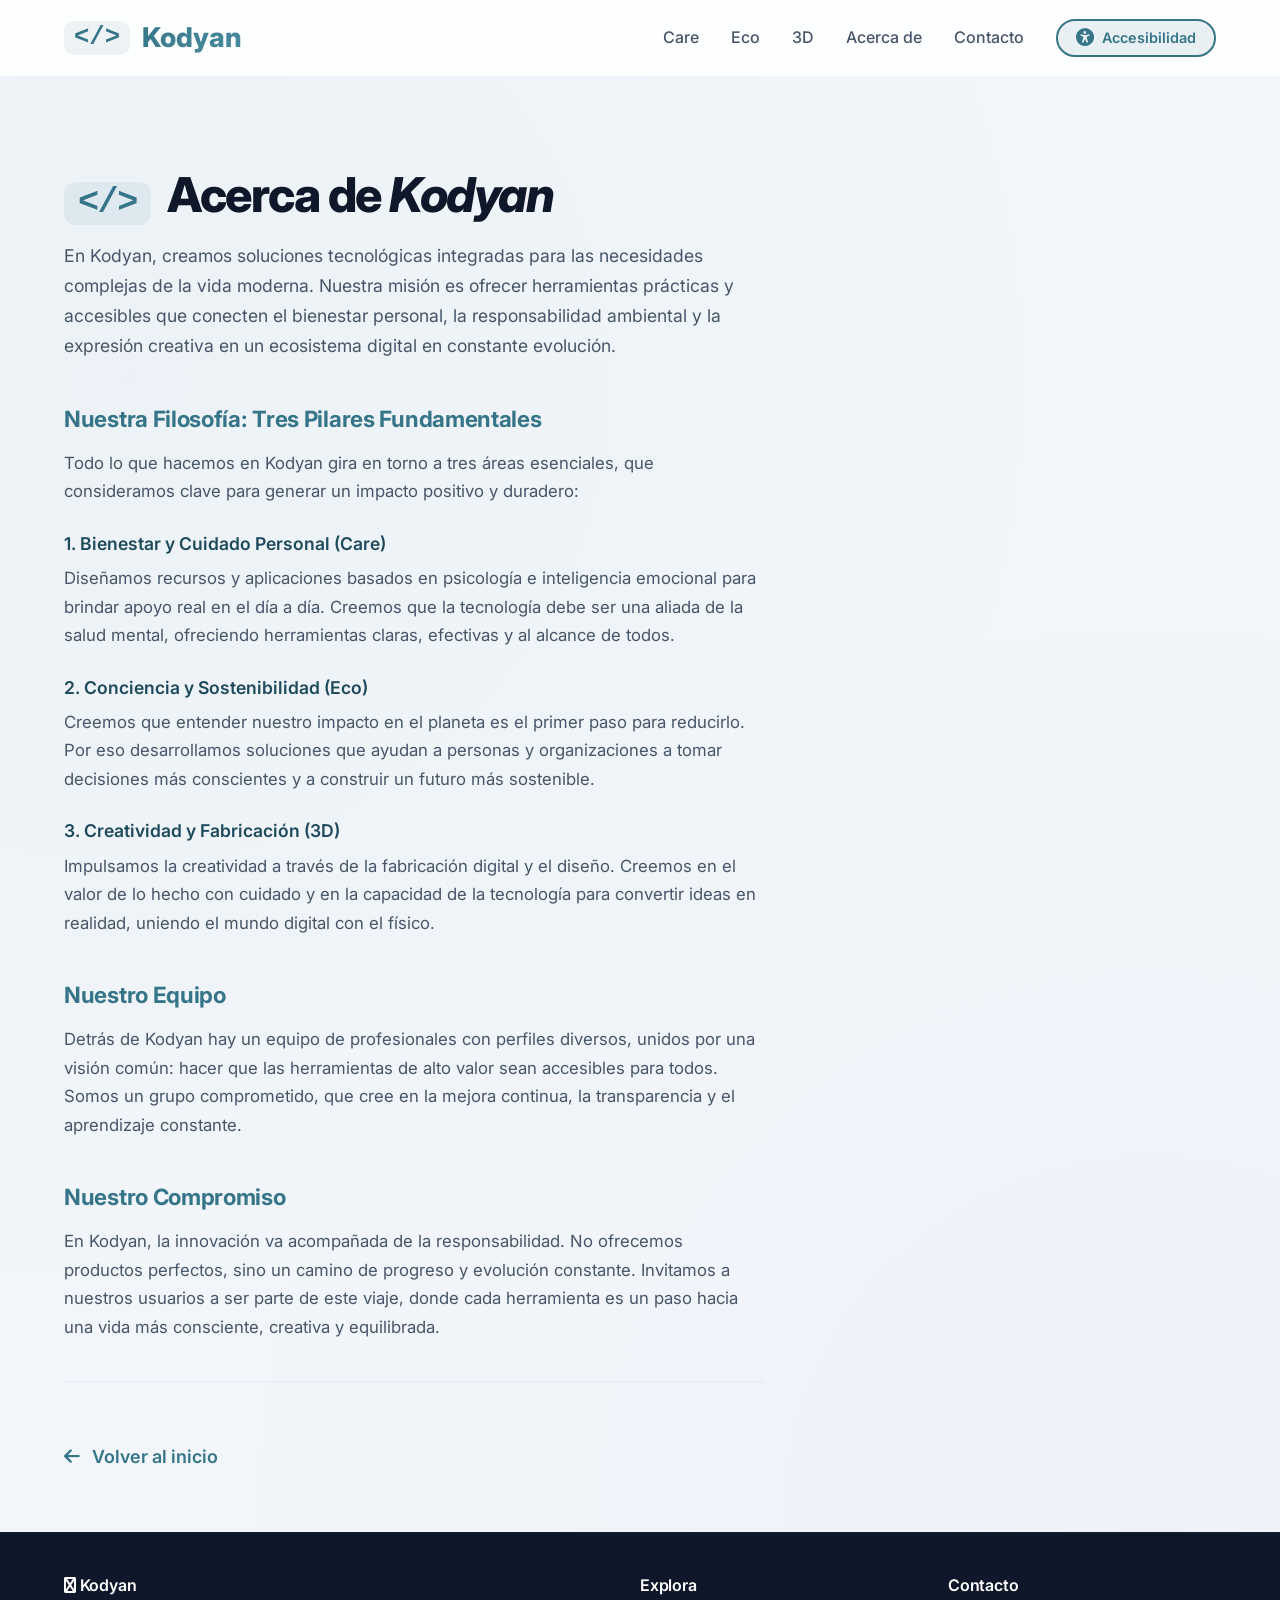
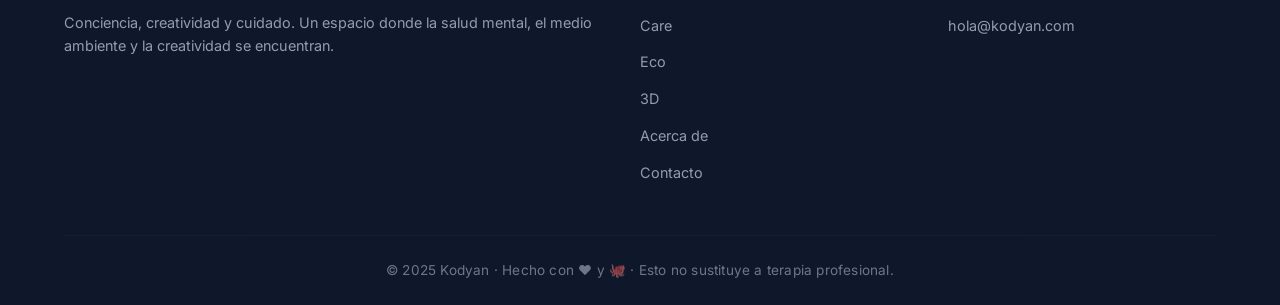
<file: acercade.html>
<!DOCTYPE html>
<html lang="es">
<head>
    <meta charset="UTF-8" />
    <meta name="viewport" content="width=device-width, initial-scale=1.0" />
    <title>Kodyan · Acerca de</title>
    
    <!-- Font Awesome (iconos) -->
    <link rel="stylesheet" href="https://cdnjs.cloudflare.com/ajax/libs/font-awesome/6.5.0/css/all.min.css" />
    <!-- Google Fonts (Inter) -->
    <link href="https://fonts.googleapis.com/css2?family=Inter:opsz,wght@14..32,400;14..32,500;14..32,600;14..32,700;14..32,800&display=swap" rel="stylesheet" />
    
    <style>
        /* ============================================ */
        /* 1. RESET Y VARIABLES                         */
        /* ============================================ */
        * {
            margin: 0;
            padding: 0;
            box-sizing: border-box;
        }

        :root {
            --color-primario: #367588;
            --color-primario-claro: #4a8da0;
            --color-primario-oscuro: #1f4a5c;
            --color-care: #9B59B6;
            --color-eco: #2ECC71;
            --color-3d: #F39C12;
            --blanco: #ffffff;
            --gris-bg: #f2f6fa;
            --sombra-card: 0 8px 30px rgba(0, 0, 0, 0.06);
            --sombra-hover: 0 20px 50px rgba(0, 0, 0, 0.12);
            --radio: 28px;
        }

        body {
            font-family: 'Inter', sans-serif;
            background: var(--gris-bg);
            color: #1e293b;
            min-height: 100vh;
            display: flex;
            flex-direction: column;
            font-size: 1.125rem;
            line-height: 1.6;
            background-image: 
                radial-gradient(circle at 10% 20%, rgba(54, 117, 136, 0.03) 0%, transparent 50%),
                radial-gradient(circle at 90% 80%, rgba(155, 89, 182, 0.03) 0%, transparent 50%);
        }

        .container {
            max-width: 1200px;
            margin: 0 auto;
            padding: 0 24px;
            width: 100%;
        }

        /* ============================================ */
        /* 2. SKIP LINK Y ACCESIBILIDAD                 */
        /* ============================================ */
        .skip-link {
            position: absolute;
            top: -1000px;
            left: 50%;
            transform: translateX(-50%);
            background: var(--color-primario);
            color: var(--blanco);
            padding: 12px 24px;
            border-radius: 0 0 8px 8px;
            z-index: 999;
            font-weight: 600;
            text-decoration: none;
        }
        .skip-link:focus { top: 0; }

        *:focus-visible {
            outline: 3px solid var(--color-primario);
            outline-offset: 3px;
            border-radius: 6px;
        }

        .visually-hidden {
            position: absolute;
            width: 1px;
            height: 1px;
            padding: 0;
            margin: -1px;
            overflow: hidden;
            clip: rect(0, 0, 0, 0);
            border: 0;
        }

        /* ============================================ */
        /* 3. HEADER                                    */
        /* ============================================ */
        header {
            background: rgba(255, 255, 255, 0.85);
            backdrop-filter: blur(12px);
            -webkit-backdrop-filter: blur(12px);
            border-bottom: 1px solid rgba(0, 0, 0, 0.04);
            padding: 16px 0;
            position: sticky;
            top: 0;
            z-index: 50;
        }

        .header-container {
            display: flex;
            justify-content: space-between;
            align-items: center;
        }

        .logo {
            font-size: 1.7rem;
            font-weight: 800;
            color: var(--color-primario);
            text-decoration: none;
            display: flex;
            align-items: center;
            gap: 12px;
        }

        .logo-icono {
            font-weight: 800;
            font-size: 1.6rem;
            background: rgba(54, 117, 136, 0.08);
            padding: 4px 10px;
            border-radius: 10px;
            font-family: 'Courier New', monospace;
            color: var(--color-primario);
            line-height: 1;
        }

        .logo span:last-child {
            background: linear-gradient(135deg, var(--color-primario), var(--color-primario-claro));
            -webkit-background-clip: text;
            -webkit-text-fill-color: transparent;
            background-clip: text;
        }

        nav ul {
            display: flex;
            gap: 32px;
            list-style: none;
            align-items: center;
            flex-wrap: wrap;
        }

        nav a {
            text-decoration: none;
            color: #475569;
            font-weight: 500;
            font-size: 1rem;
            transition: color 0.2s ease;
            position: relative;
            white-space: nowrap;
        }

        nav a::after {
            content: '';
            position: absolute;
            bottom: -4px;
            left: 0;
            width: 0%;
            height: 2px;
            background: var(--color-primario);
            transition: width 0.3s ease;
        }

        nav a:hover {
            color: var(--color-primario);
        }
        nav a:hover::after {
            width: 100%;
        }

        /* ============================================ */
        /* 4. BOTÓN DE ACCESIBILIDAD                    */
        /* ============================================ */
        .btn-accesibilidad {
            background: rgba(54, 117, 136, 0.10);
            border: 2px solid var(--color-primario);
            color: var(--color-primario);
            padding: 8px 18px;
            border-radius: 40px;
            font-size: 0.9rem;
            font-weight: 600;
            cursor: pointer;
            transition: all 0.3s ease;
            display: flex;
            align-items: center;
            gap: 8px;
            font-family: 'Inter', sans-serif;
            white-space: nowrap;
        }

        .btn-accesibilidad i {
            font-size: 1.1rem;
        }

        .btn-accesibilidad:hover {
            background: var(--color-primario);
            color: var(--blanco);
            transform: scale(1.02);
            box-shadow: 0 4px 12px rgba(54, 117, 136, 0.3);
        }

        .btn-accesibilidad:focus-visible {
            outline: 3px solid var(--color-primario);
            outline-offset: 3px;
        }

        /* ============================================ */
        /* 5. PANEL DE ACCESIBILIDAD                    */
        /* ============================================ */
        .panel-accesibilidad {
            position: fixed;
            top: 80px;
            right: 20px;
            background: var(--blanco);
            border-radius: 16px;
            box-shadow: 0 20px 60px rgba(0, 0, 0, 0.15);
            padding: 24px;
            width: 280px;
            z-index: 999;
            border: 1px solid rgba(0, 0, 0, 0.06);
            transform: translateY(-10px);
            opacity: 0;
            visibility: hidden;
            transition: all 0.3s cubic-bezier(0.25, 0.46, 0.45, 0.94);
        }

        .panel-accesibilidad.activo {
            transform: translateY(0);
            opacity: 1;
            visibility: visible;
        }

        .panel-accesibilidad h3 {
            font-size: 1rem;
            font-weight: 700;
            color: #0f172a;
            margin-bottom: 16px;
            letter-spacing: -0.2px;
        }

        .panel-accesibilidad .opcion {
            display: flex;
            align-items: center;
            justify-content: space-between;
            padding: 10px 0;
            border-bottom: 1px solid #f1f5f9;
        }

        .panel-accesibilidad .opcion:last-child {
            border-bottom: none;
        }

        .panel-accesibilidad .opcion span {
            font-size: 0.9rem;
            color: #475569;
        }

        .panel-accesibilidad .opcion button {
            background: #f1f5f9;
            border: none;
            padding: 6px 14px;
            border-radius: 20px;
            font-size: 0.8rem;
            font-weight: 600;
            color: #475569;
            cursor: pointer;
            transition: all 0.2s ease;
        }

        .panel-accesibilidad .opcion button:hover {
            background: var(--color-primario);
            color: var(--blanco);
        }

        .panel-accesibilidad .opcion button.activo {
            background: var(--color-primario);
            color: var(--blanco);
        }

        /* ============================================ */
        /* 6. CONTENIDO PRINCIPAL (Acerca de)           */
        /* ============================================ */
        .pagina-interna {
            padding: 80px 0 60px;
            flex: 1;
        }

        .pagina-interna h1 {
            font-size: 3rem;
            font-weight: 800;
            letter-spacing: -1.5px;
            color: #0f172a;
            margin-bottom: 8px;
        }

        .pagina-interna .h1-icono {
            font-weight: 800;
            font-size: 2.2rem;
            background: rgba(54, 117, 136, 0.08);
            padding: 4px 14px;
            border-radius: 12px;
            font-family: 'Courier New', monospace;
            color: var(--color-primario);
            line-height: 1;
            display: inline-block;
            margin-right: 8px;
        }

        .pagina-interna .subtitulo-pagina {
            font-size: 1.1rem;
            color: #475569;
            margin-bottom: 32px;
            max-width: 700px;
            line-height: 1.7;
        }

        .pagina-interna h2 {
            font-size: 1.4rem;
            font-weight: 700;
            color: var(--color-primario);
            margin-top: 40px;
            margin-bottom: 12px;
            letter-spacing: -0.3px;
        }

        .pagina-interna h3 {
            font-size: 1.1rem;
            font-weight: 600;
            color: var(--color-primario-oscuro);
            margin-top: 24px;
            margin-bottom: 6px;
        }

        .pagina-interna p {
            font-size: 1.05rem;
            color: #475569;
            line-height: 1.7;
            max-width: 700px;
            margin-bottom: 16px;
        }

        .pagina-interna ul {
            max-width: 700px;
            margin-bottom: 16px;
            padding-left: 24px;
        }

        .pagina-interna ul li {
            font-size: 1.05rem;
            color: #475569;
            line-height: 1.7;
            margin-bottom: 8px;
        }

        .pagina-interna hr {
            border: none;
            border-top: 2px solid #e9edf4;
            margin: 40px 0;
            max-width: 700px;
        }

        .pagina-interna .volver {
            display: inline-block;
            margin-top: 20px;
            color: var(--color-primario);
            text-decoration: none;
            font-weight: 600;
            transition: all 0.2s ease;
        }

        .pagina-interna .volver:hover {
            color: var(--color-primario-oscuro);
            transform: translateX(-4px);
        }

        .pagina-interna .volver i {
            margin-right: 8px;
        }

        /* ============================================ */
        /* 7. FOOTER                                    */
        /* ============================================ */
        footer {
            background: #0f172a;
            color: #cbd5e1;
            padding: 40px 0 24px;
            margin-top: auto;
            border-top: 1px solid rgba(255, 255, 255, 0.03);
        }

        .footer-grid {
            display: grid;
            grid-template-columns: 2fr 1fr 1fr;
            gap: 40px;
            margin-bottom: 40px;
        }

        .footer-grid h4 {
            color: var(--blanco);
            font-size: 1rem;
            margin-bottom: 12px;
            font-weight: 600;
            letter-spacing: -0.2px;
        }

        .footer-grid p {
            font-size: 0.9rem;
            line-height: 1.6;
            opacity: 0.7;
        }

        .footer-grid ul {
            list-style: none;
        }

        .footer-grid ul li {
            margin-bottom: 8px;
        }

        .footer-grid ul a {
            color: #cbd5e1;
            text-decoration: none;
            font-size: 0.9rem;
            opacity: 0.7;
            transition: all 0.2s ease;
        }

        .footer-grid ul a:hover {
            opacity: 1;
            color: var(--blanco);
        }

        .footer-bottom {
            border-top: 1px solid #1e293b;
            padding-top: 24px;
            text-align: center;
            font-size: 0.85rem;
            opacity: 0.5;
            letter-spacing: 0.2px;
        }

        /* ============================================ */
        /* 8. RESPONSIVE                                */
        /* ============================================ */
        @media (max-width: 992px) {
            .pagina-interna h1 {
                font-size: 2.4rem;
            }
            nav ul {
                gap: 16px;
            }
            nav a {
                font-size: 0.85rem;
            }
            .btn-accesibilidad {
                font-size: 0.8rem;
                padding: 6px 14px;
            }
            .panel-accesibilidad {
                right: 10px;
                width: 260px;
                top: 70px;
            }
        }

        @media (max-width: 768px) {
            .pagina-interna {
                padding: 60px 0 40px;
            }
            .pagina-interna h1 {
                font-size: 2rem;
            }
            .pagina-interna h2 {
                font-size: 1.3rem;
            }
            .pagina-interna p {
                font-size: 1rem;
            }
            .footer-grid {
                grid-template-columns: 1fr;
                gap: 24px;
            }
            nav ul {
                gap: 10px;
                justify-content: flex-end;
            }
            nav a {
                font-size: 0.8rem;
            }
            .btn-accesibilidad {
                font-size: 0.7rem;
                padding: 4px 10px;
                gap: 4px;
            }
            .btn-accesibilidad i {
                font-size: 0.9rem;
            }
            .panel-accesibilidad {
                right: 10px;
                width: 240px;
                top: 60px;
                padding: 16px;
            }
        }

        @media (max-width: 480px) {
            .pagina-interna h1 {
                font-size: 1.6rem;
            }
            .pagina-interna h2 {
                font-size: 1.1rem;
            }
            nav a {
                font-size: 0.7rem;
            }
            nav ul {
                gap: 6px;
            }
            .btn-accesibilidad {
                font-size: 0.65rem;
                padding: 4px 8px;
                gap: 3px;
            }
            .btn-accesibilidad i {
                font-size: 0.8rem;
            }
        }
    </style>
</head>
<body>

    <!-- ========================================== -->
    <!-- SKIP LINK (Accesibilidad)                  -->
    <!-- ========================================== -->
    <a href="#main-content" class="skip-link">Saltar al contenido principal</a>

    <!-- ========================================== -->
    <!-- HEADER                                     -->
    <!-- ========================================== -->
    <header role="banner">
        <div class="container header-container">
            <a href="index.html" class="logo" aria-label="Kodyan, página principal">
                <span class="logo-icono" aria-hidden="true">&lt;/&gt;</span>
                <span>Kodyan</span>
            </a>
            <nav role="navigation" aria-label="Menú principal">
                <ul>
                    <li><a href="care.html" aria-label="Ir a Kodyan Care, herramientas emocionales">Care</a></li>
                    <li><a href="eco.html" aria-label="Ir a Kodyan Eco, calculadoras ecológicas">Eco</a></li>
                    <li><a href="3d.html" aria-label="Ir a Kodyan 3D, objetos impresos en 3D">3D</a></li>
                    <li><a href="acercade.html" aria-label="Conoce más sobre Kodyan">Acerca de</a></li>
                    <li><a href="contacto.html" aria-label="Ponte en contacto con Kodyan">Contacto</a></li>
                    <li>
                        <button class="btn-accesibilidad" id="btnAccesibilidad" aria-label="Abrir panel de accesibilidad" title="Opciones de accesibilidad" aria-expanded="false">
                            <i class="fa-solid fa-universal-access" aria-hidden="true"></i>
                            Accesibilidad
                        </button>
                    </li>
                </ul>
            </nav>
        </div>
    </header>

    <!-- ========================================== -->
    <!-- MAIN (Contenido principal)                 -->
    <!-- ========================================== -->
    <main id="main-content" role="main" class="pagina-interna">
        <div class="container">

            <h1>
                <span class="h1-icono" aria-hidden="true">&lt;/&gt;</span>
                Acerca de <i>Kodyan</i>
            </h1>
            <p class="subtitulo-pagina">
                En Kodyan, creamos soluciones tecnológicas integradas para las necesidades complejas de la vida moderna. Nuestra misión es ofrecer herramientas prácticas y accesibles que conecten el bienestar personal, la responsabilidad ambiental y la expresión creativa en un ecosistema digital en constante evolución.
            </p>

            <h2>Nuestra Filosofía: Tres Pilares Fundamentales</h2>
            <p>Todo lo que hacemos en Kodyan gira en torno a tres áreas esenciales, que consideramos clave para generar un impacto positivo y duradero:</p>

            <h3>1. Bienestar y Cuidado Personal (Care)</h3>
            <p>Diseñamos recursos y aplicaciones basados en psicología e inteligencia emocional para brindar apoyo real en el día a día. Creemos que la tecnología debe ser una aliada de la salud mental, ofreciendo herramientas claras, efectivas y al alcance de todos.</p>

            <h3>2. Conciencia y Sostenibilidad (Eco)</h3>
            <p>Creemos que entender nuestro impacto en el planeta es el primer paso para reducirlo. Por eso desarrollamos soluciones que ayudan a personas y organizaciones a tomar decisiones más conscientes y a construir un futuro más sostenible.</p>

            <h3>3. Creatividad y Fabricación (3D)</h3>
            <p>Impulsamos la creatividad a través de la fabricación digital y el diseño. Creemos en el valor de lo hecho con cuidado y en la capacidad de la tecnología para convertir ideas en realidad, uniendo el mundo digital con el físico.</p>

            <h2>Nuestro Equipo</h2>
            <p>Detrás de Kodyan hay un equipo de profesionales con perfiles diversos, unidos por una visión común: hacer que las herramientas de alto valor sean accesibles para todos. Somos un grupo comprometido, que cree en la mejora continua, la transparencia y el aprendizaje constante.</p>

            <h2>Nuestro Compromiso</h2>
            <p>En Kodyan, la innovación va acompañada de la responsabilidad. No ofrecemos productos perfectos, sino un camino de progreso y evolución constante. Invitamos a nuestros usuarios a ser parte de este viaje, donde cada herramienta es un paso hacia una vida más consciente, creativa y equilibrada.</p>

            <hr>

            <a href="index.html" class="volver"><i class="fa-solid fa-arrow-left" aria-hidden="true"></i> Volver al inicio</a>

        </div>
    </main>

    <!-- ========================================== -->
    <!-- FOOTER                                     -->
    <!-- ========================================== -->
    <footer role="contentinfo">
        <div class="container">
            <div class="footer-grid">
                <div>
                    <h4><i class="fa-solid fa-octopus-deploy" aria-hidden="true"></i> Kodyan</h4>
                    <p>Conciencia, creatividad y cuidado. Un espacio donde la salud mental, el medio ambiente y la creatividad se encuentran.</p>
                </div>
                <div>
                    <h4>Explora</h4>
                    <ul>
                        <li><a href="care.html" aria-label="Ir a Kodyan Care">Care</a></li>
                        <li><a href="eco.html" aria-label="Ir a Kodyan Eco">Eco</a></li>
                        <li><a href="3d.html" aria-label="Ir a Kodyan 3D">3D</a></li>
                        <li><a href="acercade.html" aria-label="Conoce más sobre Kodyan">Acerca de</a></li>
                        <li><a href="contacto.html" aria-label="Ponte en contacto con Kodyan">Contacto</a></li>
                    </ul>
                </div>
                <div>
                    <h4>Contacto</h4>
                    <ul>
                        <li><a href="mailto:hola@kodyan.com" aria-label="Enviar correo a Kodyan">hola@kodyan.com</a></li>
                    </ul>
                </div>
            </div>
            <div class="footer-bottom">
                <p>&copy; 2025 Kodyan · Hecho con ❤️ y 🐙 · Esto no sustituye a terapia profesional.</p>
            </div>
        </div>
    </footer>

    <!-- ========================================== -->
    <!-- PANEL DE ACCESIBILIDAD (HTML)              -->
    <!-- ========================================== -->
    <div class="panel-accesibilidad" id="panelAccesibilidad" role="dialog" aria-label="Panel de accesibilidad" aria-live="polite">
        <h3>♿ Opciones de accesibilidad</h3>
        
        <div class="opcion">
            <span>🔍 Tamaño de texto</span>
            <div>
                <button id="disminuirTexto" aria-label="Disminuir tamaño de texto">A-</button>
                <button id="aumentarTexto" aria-label="Aumentar tamaño de texto">A+</button>
            </div>
        </div>
        
        <div class="opcion">
            <span>🌓 Contraste</span>
            <button id="toggleContraste" aria-label="Activar o desactivar alto contraste">Activar</button>
        </div>
        
        <div class="opcion">
            <span>📖 Lectura fácil</span>
            <button id="toggleLectura" aria-label="Activar o desactivar modo lectura">Activar</button>
        </div>
    </div>

    <!-- ========================================== -->
    <!-- JAVASCRIPT PARA ACCESIBILIDAD              -->
    <!-- ========================================== -->
    <script>
        // =============================================
        // 1. ABRIR/CERRAR PANEL DE ACCESIBILIDAD
        // =============================================
        const btnAccesibilidad = document.getElementById('btnAccesibilidad');
        const panelAccesibilidad = document.getElementById('panelAccesibilidad');
        let panelAbierto = false;

        btnAccesibilidad.addEventListener('click', function(e) {
            e.stopPropagation();
            panelAbierto = !panelAbierto;
            panelAccesibilidad.classList.toggle('activo', panelAbierto);
            this.setAttribute('aria-expanded', panelAbierto);
        });

        // Cerrar panel al hacer clic fuera
        document.addEventListener('click', function(e) {
            if (panelAbierto && !panelAccesibilidad.contains(e.target) && e.target !== btnAccesibilidad) {
                panelAccesibilidad.classList.remove('activo');
                panelAbierto = false;
                btnAccesibilidad.setAttribute('aria-expanded', 'false');
            }
        });

        // Cerrar con ESC
        document.addEventListener('keydown', function(e) {
            if (e.key === 'Escape' && panelAbierto) {
                panelAccesibilidad.classList.remove('activo');
                panelAbierto = false;
                btnAccesibilidad.setAttribute('aria-expanded', 'false');
                btnAccesibilidad.focus();
            }
        });

        // =============================================
        // 2. FUNCIONES DE ACCESIBILIDAD
        // =============================================

        // Aumentar texto usando ZOOM (escala toda la página)
        let tamañoTexto = 100;
        const body = document.body;

        document.getElementById('aumentarTexto').addEventListener('click', function() {
            if (tamañoTexto < 140) {
                tamañoTexto += 10;
                body.style.zoom = tamañoTexto / 100;
            }
        });

        document.getElementById('disminuirTexto').addEventListener('click', function() {
            if (tamañoTexto > 70) {
                tamañoTexto -= 10;
                body.style.zoom = tamañoTexto / 100;
            }
        });

        // Alto contraste
        let contrasteActivo = false;
        document.getElementById('toggleContraste').addEventListener('click', function() {
            contrasteActivo = !contrasteActivo;
            body.classList.toggle('alto-contraste', contrasteActivo);
            this.textContent = contrasteActivo ? 'Desactivar' : 'Activar';
            this.classList.toggle('activo', contrasteActivo);
        });

        // Modo lectura fácil
        let lecturaActiva = false;
        document.getElementById('toggleLectura').addEventListener('click', function() {
            lecturaActiva = !lecturaActiva;
            body.classList.toggle('lectura-facil', lecturaActiva);
            this.textContent = lecturaActiva ? 'Desactivar' : 'Activar';
            this.classList.toggle('activo', lecturaActiva);
        });
    </script>

</body>
</html>
</file>
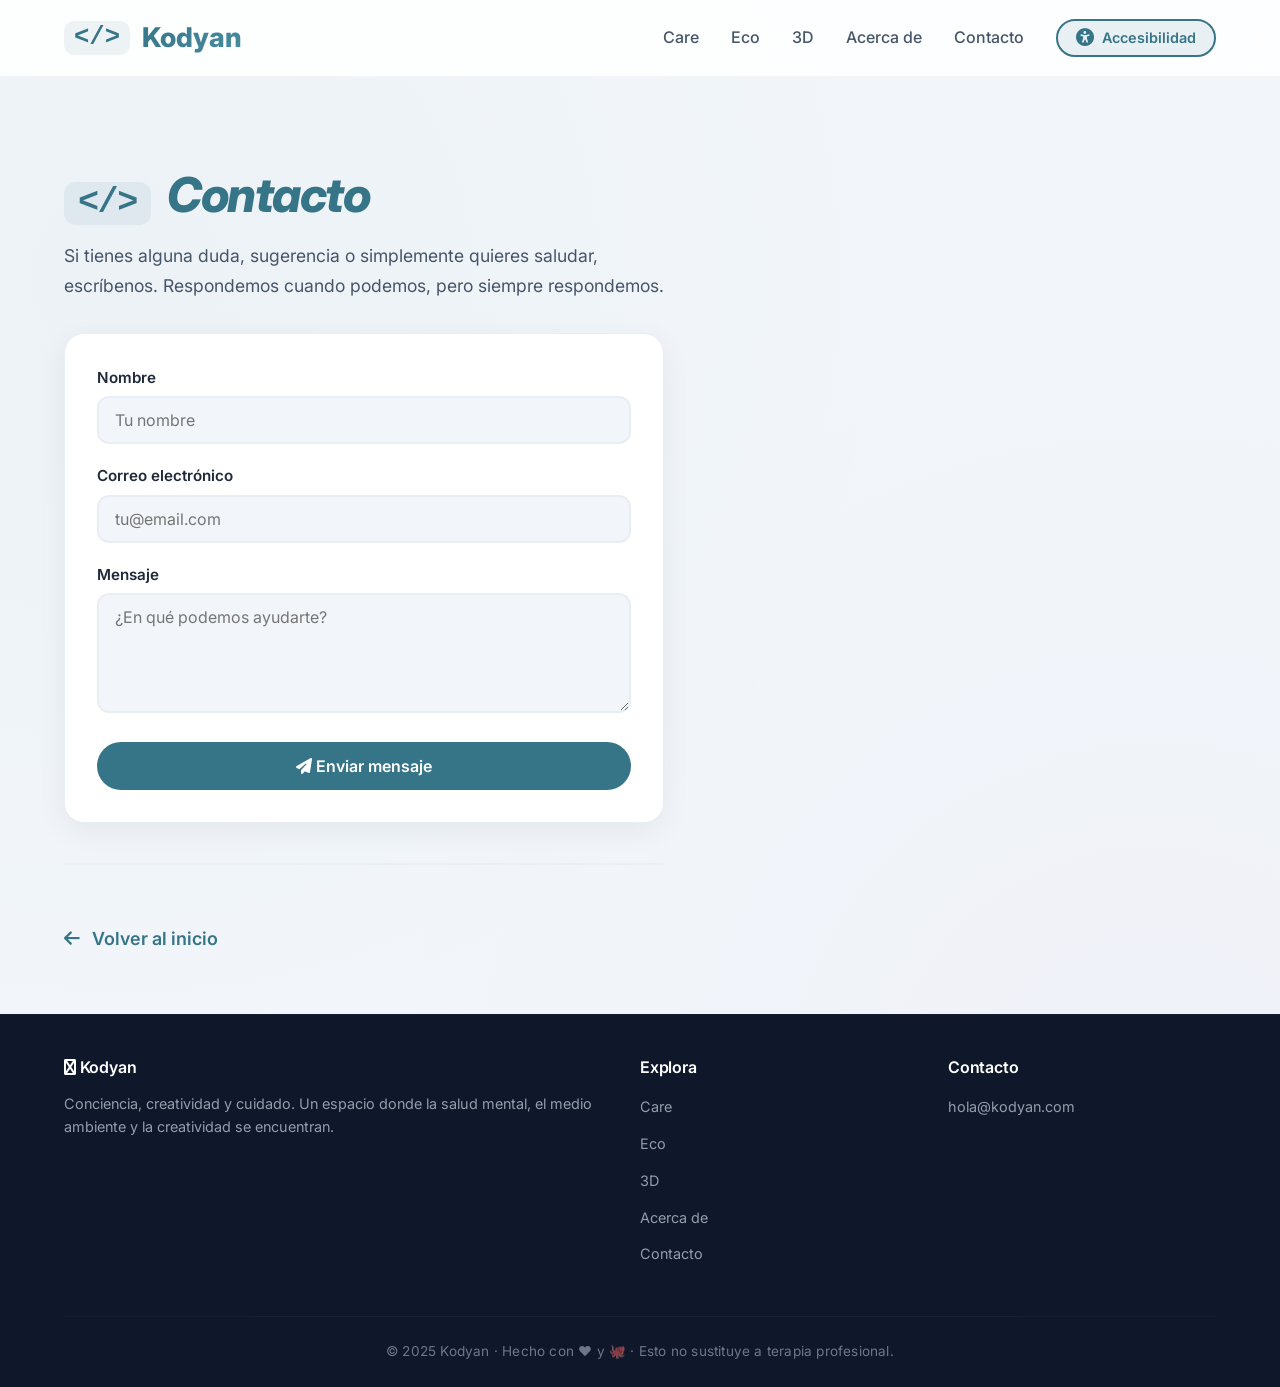
<file: contacto.html>
<!DOCTYPE html>
<html lang="es">
<head>
    <meta charset="UTF-8" />
    <meta name="viewport" content="width=device-width, initial-scale=1.0" />
    <title>Kodyan · Contacto</title>
    
    <!-- Font Awesome (iconos) -->
    <link rel="stylesheet" href="https://cdnjs.cloudflare.com/ajax/libs/font-awesome/6.5.0/css/all.min.css" />
    <!-- Google Fonts (Inter) -->
    <link href="https://fonts.googleapis.com/css2?family=Inter:opsz,wght@14..32,400;14..32,500;14..32,600;14..32,700;14..32,800&display=swap" rel="stylesheet" />
    
    <style>
        /* ============================================ */
        /* 1. RESET Y VARIABLES                         */
        /* ============================================ */
        * {
            margin: 0;
            padding: 0;
            box-sizing: border-box;
        }

        :root {
            --color-primario: #367588;
            --color-primario-claro: #4a8da0;
            --color-primario-oscuro: #1f4a5c;
            --color-care: #9B59B6;
            --color-eco: #2ECC71;
            --color-3d: #F39C12;
            --blanco: #ffffff;
            --gris-bg: #f2f6fa;
            --sombra-card: 0 8px 30px rgba(0, 0, 0, 0.06);
            --sombra-hover: 0 20px 50px rgba(0, 0, 0, 0.12);
            --radio: 28px;
        }

        body {
            font-family: 'Inter', sans-serif;
            background: var(--gris-bg);
            color: #1e293b;
            min-height: 100vh;
            display: flex;
            flex-direction: column;
            font-size: 1.125rem;
            line-height: 1.6;
            background-image: 
                radial-gradient(circle at 10% 20%, rgba(54, 117, 136, 0.03) 0%, transparent 50%),
                radial-gradient(circle at 90% 80%, rgba(155, 89, 182, 0.03) 0%, transparent 50%);
        }

        .container {
            max-width: 1200px;
            margin: 0 auto;
            padding: 0 24px;
            width: 100%;
        }

        /* ============================================ */
        /* 2. SKIP LINK Y ACCESIBILIDAD                 */
        /* ============================================ */
        .skip-link {
            position: absolute;
            top: -1000px;
            left: 50%;
            transform: translateX(-50%);
            background: var(--color-primario);
            color: var(--blanco);
            padding: 12px 24px;
            border-radius: 0 0 8px 8px;
            z-index: 999;
            font-weight: 600;
            text-decoration: none;
        }
        .skip-link:focus { top: 0; }

        *:focus-visible {
            outline: 3px solid var(--color-primario);
            outline-offset: 3px;
            border-radius: 6px;
        }

        .visually-hidden {
            position: absolute;
            width: 1px;
            height: 1px;
            padding: 0;
            margin: -1px;
            overflow: hidden;
            clip: rect(0, 0, 0, 0);
            border: 0;
        }

        /* ============================================ */
        /* 3. HEADER                                    */
        /* ============================================ */
        header {
            background: rgba(255, 255, 255, 0.85);
            backdrop-filter: blur(12px);
            -webkit-backdrop-filter: blur(12px);
            border-bottom: 1px solid rgba(0, 0, 0, 0.04);
            padding: 16px 0;
            position: sticky;
            top: 0;
            z-index: 50;
        }

        .header-container {
            display: flex;
            justify-content: space-between;
            align-items: center;
        }

        .logo {
            font-size: 1.7rem;
            font-weight: 800;
            color: var(--color-primario);
            text-decoration: none;
            display: flex;
            align-items: center;
            gap: 12px;
        }

        .logo-icono {
            font-weight: 800;
            font-size: 1.6rem;
            background: rgba(54, 117, 136, 0.08);
            padding: 4px 10px;
            border-radius: 10px;
            font-family: 'Courier New', monospace;
            color: var(--color-primario);
            line-height: 1;
        }

        .logo span:last-child {
            background: linear-gradient(135deg, var(--color-primario), var(--color-primario-claro));
            -webkit-background-clip: text;
            -webkit-text-fill-color: transparent;
            background-clip: text;
        }

        nav ul {
            display: flex;
            gap: 32px;
            list-style: none;
            align-items: center;
            flex-wrap: wrap;
        }

        nav a {
            text-decoration: none;
            color: #475569;
            font-weight: 500;
            font-size: 1rem;
            transition: color 0.2s ease;
            position: relative;
            white-space: nowrap;
        }

        nav a::after {
            content: '';
            position: absolute;
            bottom: -4px;
            left: 0;
            width: 0%;
            height: 2px;
            background: var(--color-primario);
            transition: width 0.3s ease;
        }

        nav a:hover {
            color: var(--color-primario);
        }
        nav a:hover::after {
            width: 100%;
        }

        /* ============================================ */
        /* 4. BOTÓN DE ACCESIBILIDAD                    */
        /* ============================================ */
        .btn-accesibilidad {
            background: rgba(54, 117, 136, 0.10);
            border: 2px solid var(--color-primario);
            color: var(--color-primario);
            padding: 8px 18px;
            border-radius: 40px;
            font-size: 0.9rem;
            font-weight: 600;
            cursor: pointer;
            transition: all 0.3s ease;
            display: flex;
            align-items: center;
            gap: 8px;
            font-family: 'Inter', sans-serif;
            white-space: nowrap;
        }

        .btn-accesibilidad i {
            font-size: 1.1rem;
        }

        .btn-accesibilidad:hover {
            background: var(--color-primario);
            color: var(--blanco);
            transform: scale(1.02);
            box-shadow: 0 4px 12px rgba(54, 117, 136, 0.3);
        }

        .btn-accesibilidad:focus-visible {
            outline: 3px solid var(--color-primario);
            outline-offset: 3px;
        }

        /* ============================================ */
        /* 5. PANEL DE ACCESIBILIDAD                    */
        /* ============================================ */
        .panel-accesibilidad {
            position: fixed;
            top: 80px;
            right: 20px;
            background: var(--blanco);
            border-radius: 16px;
            box-shadow: 0 20px 60px rgba(0, 0, 0, 0.15);
            padding: 24px;
            width: 280px;
            z-index: 999;
            border: 1px solid rgba(0, 0, 0, 0.06);
            transform: translateY(-10px);
            opacity: 0;
            visibility: hidden;
            transition: all 0.3s cubic-bezier(0.25, 0.46, 0.45, 0.94);
        }

        .panel-accesibilidad.activo {
            transform: translateY(0);
            opacity: 1;
            visibility: visible;
        }

        .panel-accesibilidad h3 {
            font-size: 1rem;
            font-weight: 700;
            color: #0f172a;
            margin-bottom: 16px;
            letter-spacing: -0.2px;
        }

        .panel-accesibilidad .opcion {
            display: flex;
            align-items: center;
            justify-content: space-between;
            padding: 10px 0;
            border-bottom: 1px solid #f1f5f9;
        }

        .panel-accesibilidad .opcion:last-child {
            border-bottom: none;
        }

        .panel-accesibilidad .opcion span {
            font-size: 0.9rem;
            color: #475569;
        }

        .panel-accesibilidad .opcion button {
            background: #f1f5f9;
            border: none;
            padding: 6px 14px;
            border-radius: 20px;
            font-size: 0.8rem;
            font-weight: 600;
            color: #475569;
            cursor: pointer;
            transition: all 0.2s ease;
        }

        .panel-accesibilidad .opcion button:hover {
            background: var(--color-primario);
            color: var(--blanco);
        }

        .panel-accesibilidad .opcion button.activo {
            background: var(--color-primario);
            color: var(--blanco);
        }

        /* ============================================ */
        /* 6. CONTENIDO PRINCIPAL (Contacto)            */
        /* ============================================ */
        .pagina-interna {
            padding: 80px 0 60px;
            flex: 1;
        }

        .pagina-interna h1 {
            font-size: 3rem;
            font-weight: 800;
            letter-spacing: -1.5px;
            color: #0f172a;
            margin-bottom: 8px;
        }

        .pagina-interna .h1-icono {
            font-weight: 800;
            font-size: 2.2rem;
            background: rgba(54, 117, 136, 0.08);
            padding: 4px 14px;
            border-radius: 12px;
            font-family: 'Courier New', monospace;
            color: var(--color-primario);
            line-height: 1;
            display: inline-block;
            margin-right: 8px;
        }

        .pagina-interna h1 i {
            color: var(--color-primario);
        }

        .pagina-interna .contacto-info {
            max-width: 600px;
        }

        .pagina-interna .contacto-info > p {
            font-size: 1.1rem;
            color: #475569;
            line-height: 1.7;
            margin-bottom: 32px;
        }

        /* ============================================ */
        /* 7. FORMULARIO DE CONTACTO                    */
        /* ============================================ */
        .formulario-contacto {
            background: var(--blanco);
            border-radius: 20px;
            padding: 32px;
            box-shadow: var(--sombra-card);
            border: 1px solid #e9edf4;
        }

        .formulario-contacto .grupo {
            margin-bottom: 20px;
        }

        .formulario-contacto label {
            display: block;
            font-weight: 600;
            font-size: 0.95rem;
            color: #1e293b;
            margin-bottom: 6px;
        }

        .formulario-contacto input,
        .formulario-contacto textarea {
            width: 100%;
            padding: 12px 16px;
            border: 2px solid #e9edf4;
            border-radius: 12px;
            font-family: 'Inter', sans-serif;
            font-size: 1rem;
            transition: all 0.3s ease;
            background: var(--gris-bg);
            color: #1e293b;
        }

        .formulario-contacto input:focus,
        .formulario-contacto textarea:focus {
            outline: none;
            border-color: var(--color-primario);
            box-shadow: 0 0 0 4px rgba(54, 117, 136, 0.10);
            background: var(--blanco);
        }

        .formulario-contacto textarea {
            resize: vertical;
            min-height: 120px;
        }

        .formulario-contacto .btn-enviar {
            background: var(--color-primario);
            color: var(--blanco);
            border: none;
            padding: 14px 32px;
            border-radius: 40px;
            font-weight: 600;
            font-size: 1rem;
            cursor: pointer;
            transition: all 0.3s ease;
            width: 100%;
            font-family: 'Inter', sans-serif;
        }

        .formulario-contacto .btn-enviar:hover {
            background: var(--color-primario-oscuro);
            transform: translateY(-2px);
            box-shadow: 0 8px 24px rgba(54, 117, 136, 0.3);
        }

        .formulario-contacto .btn-enviar:disabled {
            opacity: 0.6;
            cursor: not-allowed;
            transform: none;
        }

        .mensaje-formulario {
            margin-top: 20px;
            padding: 16px 20px;
            border-radius: 12px;
            font-weight: 500;
            display: none;
        }

        .mensaje-formulario.exito {
            display: block;
            background: #e6f7e6;
            color: #1a7a1a;
            border: 1px solid #b3e0b3;
        }

        .mensaje-formulario.error {
            display: block;
            background: #fde8e8;
            color: #a11a1a;
            border: 1px solid #f5c2c2;
        }

        .pagina-interna hr {
            border: none;
            border-top: 2px solid #e9edf4;
            margin: 40px 0;
            max-width: 600px;
        }

        .pagina-interna .volver {
            display: inline-block;
            margin-top: 20px;
            color: var(--color-primario);
            text-decoration: none;
            font-weight: 600;
            transition: all 0.2s ease;
        }

        .pagina-interna .volver:hover {
            color: var(--color-primario-oscuro);
            transform: translateX(-4px);
        }

        .pagina-interna .volver i {
            margin-right: 8px;
        }

        /* ============================================ */
        /* 8. FOOTER                                    */
        /* ============================================ */
        footer {
            background: #0f172a;
            color: #cbd5e1;
            padding: 40px 0 24px;
            margin-top: auto;
            border-top: 1px solid rgba(255, 255, 255, 0.03);
        }

        .footer-grid {
            display: grid;
            grid-template-columns: 2fr 1fr 1fr;
            gap: 40px;
            margin-bottom: 40px;
        }

        .footer-grid h4 {
            color: var(--blanco);
            font-size: 1rem;
            margin-bottom: 12px;
            font-weight: 600;
            letter-spacing: -0.2px;
        }

        .footer-grid p {
            font-size: 0.9rem;
            line-height: 1.6;
            opacity: 0.7;
        }

        .footer-grid ul {
            list-style: none;
        }

        .footer-grid ul li {
            margin-bottom: 8px;
        }

        .footer-grid ul a {
            color: #cbd5e1;
            text-decoration: none;
            font-size: 0.9rem;
            opacity: 0.7;
            transition: all 0.2s ease;
        }

        .footer-grid ul a:hover {
            opacity: 1;
            color: var(--blanco);
        }

        .footer-bottom {
            border-top: 1px solid #1e293b;
            padding-top: 24px;
            text-align: center;
            font-size: 0.85rem;
            opacity: 0.5;
            letter-spacing: 0.2px;
        }

        /* ============================================ */
        /* 9. RESPONSIVE                                */
        /* ============================================ */
        @media (max-width: 992px) {
            .pagina-interna h1 {
                font-size: 2.4rem;
            }
            nav ul {
                gap: 16px;
            }
            nav a {
                font-size: 0.85rem;
            }
            .btn-accesibilidad {
                font-size: 0.8rem;
                padding: 6px 14px;
            }
            .panel-accesibilidad {
                right: 10px;
                width: 260px;
                top: 70px;
            }
        }

        @media (max-width: 768px) {
            .pagina-interna {
                padding: 60px 0 40px;
            }
            .pagina-interna h1 {
                font-size: 2rem;
            }
            .pagina-interna .contacto-info > p {
                font-size: 1rem;
            }
            .formulario-contacto {
                padding: 24px;
            }
            .footer-grid {
                grid-template-columns: 1fr;
                gap: 24px;
            }
            nav ul {
                gap: 10px;
                justify-content: flex-end;
            }
            nav a {
                font-size: 0.8rem;
            }
            .btn-accesibilidad {
                font-size: 0.7rem;
                padding: 4px 10px;
                gap: 4px;
            }
            .btn-accesibilidad i {
                font-size: 0.9rem;
            }
            .panel-accesibilidad {
                right: 10px;
                width: 240px;
                top: 60px;
                padding: 16px;
            }
        }

        @media (max-width: 480px) {
            .pagina-interna h1 {
                font-size: 1.6rem;
            }
            .formulario-contacto {
                padding: 16px;
            }
            nav a {
                font-size: 0.7rem;
            }
            nav ul {
                gap: 6px;
            }
            .btn-accesibilidad {
                font-size: 0.65rem;
                padding: 4px 8px;
                gap: 3px;
            }
            .btn-accesibilidad i {
                font-size: 0.8rem;
            }
        }
    </style>
</head>
<body>

    <!-- ========================================== -->
    <!-- SKIP LINK (Accesibilidad)                  -->
    <!-- ========================================== -->
    <a href="#main-content" class="skip-link">Saltar al contenido principal</a>

    <!-- ========================================== -->
    <!-- HEADER                                     -->
    <!-- ========================================== -->
    <header role="banner">
        <div class="container header-container">
            <a href="index.html" class="logo" aria-label="Kodyan, página principal">
                <span class="logo-icono" aria-hidden="true">&lt;/&gt;</span>
                <span>Kodyan</span>
            </a>
            <nav role="navigation" aria-label="Menú principal">
                <ul>
                    <li><a href="care.html" aria-label="Ir a Kodyan Care, herramientas emocionales">Care</a></li>
                    <li><a href="eco.html" aria-label="Ir a Kodyan Eco, calculadoras ecológicas">Eco</a></li>
                    <li><a href="3d.html" aria-label="Ir a Kodyan 3D, objetos impresos en 3D">3D</a></li>
                    <li><a href="acercade.html" aria-label="Conoce más sobre Kodyan">Acerca de</a></li>
                    <li><a href="contacto.html" aria-label="Ponte en contacto con Kodyan">Contacto</a></li>
                    <li>
                        <button class="btn-accesibilidad" id="btnAccesibilidad" aria-label="Abrir panel de accesibilidad" title="Opciones de accesibilidad" aria-expanded="false">
                            <i class="fa-solid fa-universal-access" aria-hidden="true"></i>
                            Accesibilidad
                        </button>
                    </li>
                </ul>
            </nav>
        </div>
    </header>

    <!-- ========================================== -->
    <!-- MAIN (Contenido principal)                 -->
    <!-- ========================================== -->
    <main id="main-content" role="main" class="pagina-interna">
        <div class="container">

            <h1>
                <span class="h1-icono" aria-hidden="true">&lt;/&gt;</span>
                <i>Contacto</i>
            </h1>

            <div class="contacto-info">
                <p>Si tienes alguna duda, sugerencia o simplemente quieres saludar, escríbenos. Respondemos cuando podemos, pero siempre respondemos.</p>

                <!-- ===== FORMULARIO CON FORMSPREE ===== -->
                <form class="formulario-contacto" id="formContacto" action="https://formspree.io/f/mjybvrl" method="POST">
                    
                    <div class="grupo">
                        <label for="nombre">Nombre</label>
                        <input type="text" id="nombre" name="name" placeholder="Tu nombre" required />
                    </div>

                    <div class="grupo">
                        <label for="email">Correo electrónico</label>
                        <input type="email" id="email" name="email" placeholder="tu@email.com" required />
                    </div>

                    <div class="grupo">
                        <label for="mensaje">Mensaje</label>
                        <textarea id="mensaje" name="message" placeholder="¿En qué podemos ayudarte?" required></textarea>
                    </div>

                    <button type="submit" class="btn-enviar" id="btnEnviar">
                        <i class="fa-solid fa-paper-plane" aria-hidden="true"></i> Enviar mensaje
                    </button>

                    <div class="mensaje-formulario" id="mensajeFormulario"></div>
                </form>

                <hr>

                <a href="index.html" class="volver"><i class="fa-solid fa-arrow-left" aria-hidden="true"></i> Volver al inicio</a>
            </div>

        </div>
    </main>

    <!-- ========================================== -->
    <!-- FOOTER                                     -->
    <!-- ========================================== -->
    <footer role="contentinfo">
        <div class="container">
            <div class="footer-grid">
                <div>
                    <h4><i class="fa-solid fa-octopus-deploy" aria-hidden="true"></i> Kodyan</h4>
                    <p>Conciencia, creatividad y cuidado. Un espacio donde la salud mental, el medio ambiente y la creatividad se encuentran.</p>
                </div>
                <div>
                    <h4>Explora</h4>
                    <ul>
                        <li><a href="care.html" aria-label="Ir a Kodyan Care">Care</a></li>
                        <li><a href="eco.html" aria-label="Ir a Kodyan Eco">Eco</a></li>
                        <li><a href="3d.html" aria-label="Ir a Kodyan 3D">3D</a></li>
                        <li><a href="acercade.html" aria-label="Conoce más sobre Kodyan">Acerca de</a></li>
                        <li><a href="contacto.html" aria-label="Ponte en contacto con Kodyan">Contacto</a></li>
                    </ul>
                </div>
                <div>
                    <h4>Contacto</h4>
                    <ul>
                        <li><a href="mailto:hola@kodyan.com" aria-label="Enviar correo a Kodyan">hola@kodyan.com</a></li>
                    </ul>
                </div>
            </div>
            <div class="footer-bottom">
                <p>&copy; 2025 Kodyan · Hecho con ❤️ y 🐙 · Esto no sustituye a terapia profesional.</p>
            </div>
        </div>
    </footer>

    <!-- ========================================== -->
    <!-- PANEL DE ACCESIBILIDAD (HTML)              -->
    <!-- ========================================== -->
    <div class="panel-accesibilidad" id="panelAccesibilidad" role="dialog" aria-label="Panel de accesibilidad" aria-live="polite">
        <h3>♿ Opciones de accesibilidad</h3>
        
        <div class="opcion">
            <span>🔍 Tamaño de texto</span>
            <div>
                <button id="disminuirTexto" aria-label="Disminuir tamaño de texto">A-</button>
                <button id="aumentarTexto" aria-label="Aumentar tamaño de texto">A+</button>
            </div>
        </div>
        
        <div class="opcion">
            <span>🌓 Contraste</span>
            <button id="toggleContraste" aria-label="Activar o desactivar alto contraste">Activar</button>
        </div>
        
        <div class="opcion">
            <span>📖 Lectura fácil</span>
            <button id="toggleLectura" aria-label="Activar o desactivar modo lectura">Activar</button>
        </div>
    </div>

    <!-- ========================================== -->
    <!-- JAVASCRIPT PARA ACCESIBILIDAD              -->
    <!-- ========================================== -->
    <script>
        // =============================================
        // 1. ABRIR/CERRAR PANEL DE ACCESIBILIDAD
        // =============================================
        const btnAccesibilidad = document.getElementById('btnAccesibilidad');
        const panelAccesibilidad = document.getElementById('panelAccesibilidad');
        let panelAbierto = false;

        btnAccesibilidad.addEventListener('click', function(e) {
            e.stopPropagation();
            panelAbierto = !panelAbierto;
            panelAccesibilidad.classList.toggle('activo', panelAbierto);
            this.setAttribute('aria-expanded', panelAbierto);
        });

        // Cerrar panel al hacer clic fuera
        document.addEventListener('click', function(e) {
            if (panelAbierto && !panelAccesibilidad.contains(e.target) && e.target !== btnAccesibilidad) {
                panelAccesibilidad.classList.remove('activo');
                panelAbierto = false;
                btnAccesibilidad.setAttribute('aria-expanded', 'false');
            }
        });

        // Cerrar con ESC
        document.addEventListener('keydown', function(e) {
            if (e.key === 'Escape' && panelAbierto) {
                panelAccesibilidad.classList.remove('activo');
                panelAbierto = false;
                btnAccesibilidad.setAttribute('aria-expanded', 'false');
                btnAccesibilidad.focus();
            }
        });

        // =============================================
        // 2. FUNCIONES DE ACCESIBILIDAD
        // =============================================

        // Aumentar texto usando ZOOM (escala toda la página)
        let tamañoTexto = 100;
        const body = document.body;

        document.getElementById('aumentarTexto').addEventListener('click', function() {
            if (tamañoTexto < 140) {
                tamañoTexto += 10;
                body.style.zoom = tamañoTexto / 100;
            }
        });

        document.getElementById('disminuirTexto').addEventListener('click', function() {
            if (tamañoTexto > 70) {
                tamañoTexto -= 10;
                body.style.zoom = tamañoTexto / 100;
            }
        });

        // Alto contraste
        let contrasteActivo = false;
        document.getElementById('toggleContraste').addEventListener('click', function() {
            contrasteActivo = !contrasteActivo;
            body.classList.toggle('alto-contraste', contrasteActivo);
            this.textContent = contrasteActivo ? 'Desactivar' : 'Activar';
            this.classList.toggle('activo', contrasteActivo);
        });

        // Modo lectura fácil
        let lecturaActiva = false;
        document.getElementById('toggleLectura').addEventListener('click', function() {
            lecturaActiva = !lecturaActiva;
            body.classList.toggle('lectura-facil', lecturaActiva);
            this.textContent = lecturaActiva ? 'Desactivar' : 'Activar';
            this.classList.toggle('activo', lecturaActiva);
        });

        // =============================================
        // 3. ENVÍO DEL FORMULARIO (CON FETCH)
        // =============================================
        const form = document.getElementById('formContacto');
        const btnEnviar = document.getElementById('btnEnviar');
        const mensajeDiv = document.getElementById('mensajeFormulario');

        form.addEventListener('submit', function(e) {
            e.preventDefault();

            btnEnviar.disabled = true;
            btnEnviar.innerHTML = '<i class="fa-solid fa-spinner fa-spin" aria-hidden="true"></i> Enviando...';
            mensajeDiv.className = 'mensaje-formulario';
            mensajeDiv.style.display = 'none';

            const formData = new FormData(form);

            fetch(form.action, {
                method: 'POST',
                body: formData,
                headers: {
                    'Accept': 'application/json'
                }
            })
            .then(response => {
                if (response.ok) {
                    return response.json();
                } else {
                    throw new Error('Error en el envío');
                }
            })
            .then(data => {
                mensajeDiv.textContent = '✅ ¡Mensaje enviado! Te responderemos pronto.';
                mensajeDiv.className = 'mensaje-formulario exito';
                mensajeDiv.style.display = 'block';
                form.reset();
            })
            .catch(error => {
                mensajeDiv.textContent = '❌ Hubo un problema al enviar el mensaje. Por favor, inténtalo de nuevo más tarde.';
                mensajeDiv.className = 'mensaje-formulario error';
                mensajeDiv.style.display = 'block';
                console.error('Error:', error);
            })
            .finally(() => {
                btnEnviar.disabled = false;
                btnEnviar.innerHTML = '<i class="fa-solid fa-paper-plane" aria-hidden="true"></i> Enviar mensaje';
            });
        });
    </script>

</body>
</html>
</file>
<file: care/css/style.css>
/* ===== VARIABLES Y RESET ===== */
:root {
    /* Paleta calmante Kodyan Care - Mejorada */
    --color-primary: #6D67E4;         /* Lila principal */
    --color-primary-light: #8A85FF;   /* Lila claro */
    --color-primary-dark: #564FCC;    /* Lila oscuro */
    --color-secondary: #F2F7FF;       /* Blanco azulado */
    --color-accent: #453F90;          /* Lila oscuro profundo */
    --color-background: #E6F7FF;      /* Fondo azul claro */
    --color-surface: #FFFFFF;         /* Superficies blancas */
    
    /* Colores semánticos */
    --color-text: #003B46;            /* Texto principal azul oscuro */
    --color-text-light: #5B7E87;      /* Texto secundario */
    --color-emergency: #FF6B6B;       /* Rojo para emergencia */
    --color-emergency-light: #FFE5E5; /* Fondo emergencia */
    --color-guide: #4ECDC4;           /* Verde azulado para guías */
    --color-guide-light: #E0F7F5;     /* Fondo guías */
    --color-success: #4CAF50;         /* Verde éxito */
    
    /* Efectos */
    --shadow-sm: 0 4px 12px rgba(0, 0, 0, 0.08);
    --shadow-md: 0 8px 24px rgba(0, 0, 0, 0.12);
    --shadow-lg: 0 12px 36px rgba(0, 0, 0, 0.15);
    --border-radius: 16px;
    --transition: all 0.3s ease;
}

* {
    margin: 0;
    padding: 0;
    box-sizing: border-box;
}

html {
    scroll-behavior: smooth;
}

body {
    font-family: 'Segoe UI', Tahoma, Geneva, Verdana, sans-serif;
    background-color: var(--color-background);
    color: var(--color-text);
    line-height: 1.6;
    overflow-x: hidden;
}

.container {
    max-width: 1200px;
    margin: 0 auto;
    padding: 0 2rem;
}

/* ===== HEADER & NAVIGATION ===== */
header {
    background-color: rgba(255, 255, 255, 0.98);
    position: fixed;
    width: 100%;
    top: 0;
    z-index: 1000;
    backdrop-filter: blur(12px);
    padding: 1rem 0;
    border-bottom: 1px solid rgba(109, 103, 228, 0.1);
    box-shadow: var(--shadow-sm);
}

.header-container {
    display: flex;
    justify-content: space-between;
    align-items: center;
}

.logo {
    font-size: 1.8rem;
    font-weight: 700;
    color: var(--color-primary);
    text-decoration: none;
    transition: var(--transition);
    display: flex;
    align-items: center;
    gap: 0.5rem;
}

.logo:hover {
    color: var(--color-accent);
    transform: translateY(-2px);
}

.logo-pulpo {
    height: 42px;
    width: auto;
    transition: var(--transition);
}

.logo:hover .logo-pulpo {
    transform: rotate(15deg);
}

.nav-links {
    display: flex;
    list-style: none;
    gap: 2.5rem;
    align-items: center;
}

.nav-links a {
    text-decoration: none;
    color: var(--color-text-light);
    font-weight: 500;
    transition: var(--transition);
    position: relative;
    padding: 0.5rem 0;
    font-size: 1rem;
}

.nav-links a:after {
    content: '';
    position: absolute;
    width: 0;
    height: 3px;
    bottom: 0;
    left: 0;
    background: linear-gradient(90deg, var(--color-primary), var(--color-primary-light));
    transition: var(--transition);
    border-radius: 2px;
}

.nav-links a:hover {
    color: var(--color-text);
}

.nav-links a:hover:after {
    width: 100%;
}

/* Botón de emergencia en la navegación */
.btn-emergencia {
    background: linear-gradient(135deg, var(--color-emergency), #FF5252);
    color: white !important;
    padding: 0.6rem 1.2rem !important;
    border-radius: 25px;
    font-weight: 600;
    transition: var(--transition);
    box-shadow: 0 4px 12px rgba(255, 107, 107, 0.3);
}

.btn-emergencia:hover {
    transform: translateY(-2px) scale(1.05);
    box-shadow: 0 6px 20px rgba(255, 107, 107, 0.4);
}

/* BOTÓN DE DONACIONES EN NAVBAR */
.btn-donar {
    background: linear-gradient(135deg, #FFD166, #FFB347);
    color: #333 !important;
    padding: 0.6rem 1.2rem !important;
    border-radius: 25px;
    font-weight: 600;
    transition: var(--transition);
    border: none;
    text-decoration: none;
}

.btn-donar:hover {
    transform: translateY(-2px);
    box-shadow: 0 4px 12px rgba(255, 179, 71, 0.3);
    background: linear-gradient(135deg, #FFB347, #FF9A3C);
}

/* Hamburger menu para mobile */
.hamburger {
    display: none;
    cursor: pointer;
    font-size: 1.5rem;
    color: var(--color-primary);
}

/* ===== HERO SECTION ===== */
.hero {
    padding: 16rem 0 12rem;
    position: relative;
    overflow: hidden;
    text-align: center;
    background-image: 
        radial-gradient(circle at 20% 30%, rgba(109, 103, 228, 0.08) 0%, transparent 40%),
        radial-gradient(circle at 80% 70%, rgba(69, 63, 144, 0.06) 0%, transparent 45%);
}

.hero-content {
    max-width: 800px;
    margin: 0 auto;
    position: relative;
    z-index: 2;
}

.hero h1 {
    font-size: 3.8rem;
    margin-bottom: 1.5rem;
    color: var(--color-text);
    line-height: 1.2;
    font-weight: 700;
}

.hero p {
    font-size: 1.5rem;
    margin-bottom: 3rem;
    color: var(--color-text-light);
    max-width: 600px;
    margin-left: auto;
    margin-right: auto;
    line-height: 1.6;
}

/* Líneas de fondo animadas */
.care-line {
    position: absolute;
    z-index: 1;
    background: linear-gradient(90deg, transparent, var(--color-primary-light), transparent);
    opacity: 0.15;
    animation: carePulse 6s ease-in-out infinite;
}

@keyframes carePulse {
    0%, 100% { opacity: 0.1; transform: scaleX(0.95); }
    50% { opacity: 0.2; transform: scaleX(1); }
}

.care-line-1 {
    top: 25%;
    left: 5%;
    width: 90%;
    height: 2px;
}

.care-line-2 {
    bottom: 25%;
    left: 10%;
    width: 80%;
    height: 1px;
    animation-delay: 3s;
}

/* ===== SECTIONS COMMON STYLES ===== */
section {
    padding: 8rem 0;
}

.section-title {
    text-align: center;
    margin-bottom: 5rem;
}

.section-title h2 {
    font-size: 3rem;
    color: var(--color-text);
    position: relative;
    display: inline-block;
    margin-bottom: 1.5rem;
    font-weight: 700;
}

.section-title h2:after {
    content: '';
    position: absolute;
    width: 100px;
    height: 5px;
    background: linear-gradient(90deg, var(--color-primary), var(--color-primary-light));
    bottom: -20px;
    left: 50%;
    transform: translateX(-50%);
    border-radius: 3px;
}

.section-title p {
    font-size: 1.3rem;
    color: var(--color-text-light);
    margin-top: 2.5rem;
    line-height: 1.6;
    max-width: 700px;
    margin-left: auto;
    margin-right: auto;
}

/* ===== HERRAMIENTAS SECTION ===== */
.herramientas {
    background: linear-gradient(180deg, var(--color-surface) 0%, var(--color-secondary) 100%);
    position: relative;
}

.tools-grid {
    display: grid;
    grid-template-columns: repeat(3, 1fr);
    gap: 2.5rem;
    margin-top: 4rem;
}

.tool-item {
    background: var(--color-surface);
    padding: 3rem 2.5rem;
    border-radius: var(--border-radius);
    text-align: center;
    transition: var(--transition);
    box-shadow: var(--shadow-sm);
    border: 2px solid transparent;
    position: relative;
    overflow: hidden;
}

.tool-item:before {
    content: '';
    position: absolute;
    top: 0;
    left: 0;
    right: 0;
    height: 4px;
    background: linear-gradient(90deg, var(--color-primary), var(--color-primary-light));
    opacity: 0;
    transition: var(--transition);
}

.tool-item:hover {
    transform: translateY(-8px);
    box-shadow: var(--shadow-lg);
    border-color: var(--color-primary-light);
}

.tool-item:hover:before {
    opacity: 1;
}

.pulpo-icon {
    height: 90px;
    width: auto;
    margin-bottom: 2rem;
    transition: var(--transition);
}

.tool-item:hover .pulpo-icon {
    transform: scale(1.1) rotate(5deg);
}

.tool-item h3 {
    font-size: 1.6rem;
    color: var(--color-text);
    margin-bottom: 1.2rem;
    font-weight: 600;
}

.tool-item p {
    color: var(--color-text-light);
    margin-bottom: 2rem;
    line-height: 1.6;
    font-size: 1.1rem;
}

/* ===== REGULACIÓN EMOCIONAL SECTION ===== */
.regulacion-emocional {
    background: linear-gradient(135deg, #f8f5ff 0%, #f0edff 100%);
    position: relative;
}

.regulacion-grid {
    display: grid;
    grid-template-columns: repeat(4, 1fr);
    gap: 2.5rem;
    margin-top: 4rem;
}

.regulacion-item {
    background: var(--color-surface);
    padding: 2.5rem 2rem;
    border-radius: var(--border-radius);
    text-align: center;
    transition: var(--transition);
    box-shadow: var(--shadow-sm);
    border: 2px solid transparent;
}

.regulacion-item:hover {
    transform: translateY(-5px);
    box-shadow: var(--shadow-md);
    border-color: var(--color-primary-light);
}

.regulacion-icon {
    font-size: 3rem;
    margin-bottom: 1.5rem;
    display: block;
}

.regulacion-item h3 {
    color: var(--color-text);
    margin-bottom: 1.2rem;
    font-size: 1.4rem;
    font-weight: 600;
}

.regulacion-item > p {
    color: var(--color-primary);
    font-weight: 500;
    margin-bottom: 1.5rem;
    font-size: 1.1rem;
}

.regulacion-item ul {
    list-style: none;
    margin-bottom: 1.5rem;
    text-align: left;
}

.regulacion-item li {
    margin-bottom: 0.8rem;
    padding-left: 1.5rem;
    position: relative;
    color: var(--color-text-light);
    line-height: 1.5;
}

.regulacion-item li:before {
    content: "•";
    color: var(--color-primary);
    font-weight: bold;
    position: absolute;
    left: 0;
    font-size: 1.2rem;
}

.regulacion-item small {
    color: var(--color-text-light);
    font-style: italic;
    font-size: 0.9rem;
}

.regulacion-extra {
    background: var(--color-secondary);
    padding: 2rem;
    border-radius: var(--border-radius);
    margin-top: 4rem;
    text-align: center;
    border-left: 4px solid var(--color-primary);
    max-width: 800px;
    margin-left: auto;
    margin-right: auto;
}

/* ===== CÓMO AYUDAR SECTION ===== */
.como-ayudar {
    background: linear-gradient(135deg, #f8f5ff 0%, #f0edff 100%);
    padding: 8rem 0;
}

.help-grid {
    display: grid;
    grid-template-columns: repeat(auto-fit, minmax(250px, 1fr));
    gap: 2.5rem;
    margin-top: 4rem;
}

.help-item {
    background: var(--color-surface);
    padding: 2.5rem 2rem;
    border-radius: var(--border-radius);
    text-align: center;
    transition: var(--transition);
    box-shadow: var(--shadow-sm);
}

.help-item:hover {
    transform: translateY(-8px);
    box-shadow: var(--shadow-lg);
}

.help-icon {
    font-size: 3.5rem;
    margin-bottom: 1.5rem;
}

.help-item h3 {
    color: var(--color-text);
    margin-bottom: 1rem;
    font-size: 1.4rem;
}

.help-item p {
    color: var(--color-text-light);
    margin-bottom: 2rem;
    line-height: 1.6;
}

/* ===== BANNER INSTAGRAM ===== */
.instagram-cta {
    padding: 3rem 0;
    margin: 3rem 0;
    background: transparent;
}

.ig-banner {
    background: var(--color-surface);
    border-radius: var(--border-radius);
    padding: 3rem 2.5rem;
    border: 2px solid var(--color-primary-light);
    box-shadow: var(--shadow-md);
    text-align: center;
    max-width: 900px;
    margin: 0 auto;
    position: relative;
    overflow: hidden;
}

.ig-banner::before {
    content: '';
    position: absolute;
    top: 0;
    left: 0;
    right: 0;
    height: 4px;
    background: linear-gradient(90deg, var(--color-primary), var(--color-primary-light));
}

.ig-icon {
    font-size: 3.5rem;
    color: var(--color-primary);
    margin-bottom: 1.5rem;
    display: block;
}

.ig-content h3 {
    font-size: 1.5rem;
    margin-bottom: 1rem;
    font-weight: 600;
    color: var(--color-text);
}

.ig-content p {
    font-size: 1.1rem;
    margin-bottom: 2rem;
    color: var(--color-text-light);
    line-height: 1.6;
    font-weight: 400;
}

.btn-ig {
    background: linear-gradient(135deg, var(--color-primary), var(--color-primary-dark));
    color: white;
    padding: 1rem 2rem;
    border-radius: 50px;
    text-decoration: none;
    font-weight: 600;
    display: inline-flex;
    align-items: center;
    gap: 0.8rem;
    transition: var(--transition);
    border: none;
    box-shadow: 0 4px 15px rgba(102, 126, 234, 0.3);
}

.btn-ig:hover {
    transform: translateY(-2px);
    box-shadow: 0 6px 20px rgba(102, 126, 234, 0.4);
    color: white;
}

/* ===== BUTTONS ===== */
.btn {
    display: inline-flex;
    align-items: center;
    justify-content: center;
    padding: 1.2rem 2.5rem;
    border-radius: 12px;
    text-decoration: none;
    font-weight: 600;
    transition: var(--transition);
    cursor: pointer;
    border: none;
    font-size: 1.1rem;
    gap: 0.5rem;
    position: relative;
    overflow: hidden;
}

.btn:before {
    content: '';
    position: absolute;
    top: 0;
    left: -100%;
    width: 100%;
    height: 100%;
    background: linear-gradient(90deg, transparent, rgba(255,255,255,0.2), transparent);
    transition: var(--transition);
}

.btn:hover:before {
    left: 100%;
}

.btn-primary {
    background: linear-gradient(135deg, var(--color-primary), var(--color-primary-dark));
    color: white;
    border: 2px solid var(--color-primary);
    box-shadow: 0 6px 20px rgba(109, 103, 228, 0.3);
}

.btn-primary:hover {
    transform: translateY(-3px);
    box-shadow: 0 10px 25px rgba(109, 103, 228, 0.4);
}

.btn-outline {
    background: transparent;
    color: var(--color-primary);
    border: 2px solid var(--color-primary);
}

.btn-outline:hover {
    background: var(--color-primary);
    color: white;
    transform: translateY(-3px);
    box-shadow: 0 6px 20px rgba(109, 103, 228, 0.2);
}

/* Fix para líneas en botones - SIN !important */
.hero-buttons .btn,
.hero-buttons .btn-primary,
.hero-buttons .btn-outline,
.hero-buttons .btn-ig,
.hero-buttons a {
    text-decoration: none;
}

.hero-buttons a.btn:hover,
.hero-buttons .btn:hover {
    text-decoration: none;
}

/* ===== FOOTER CENTRADO CON GRID ===== */
footer {
    background: linear-gradient(180deg, var(--color-surface) 0%, var(--color-secondary) 100%);
    color: var(--color-text);
    padding: 5rem 0 2rem;
    border-top: 1px solid rgba(109, 103, 228, 0.1);
    text-align: center;
}

.footer-content {
    display: grid;
    grid-template-columns: repeat(3, 1fr);
    justify-items: center;
    gap: 3rem;
    margin-bottom: 3rem;
    text-align: center;
}

.footer-about,
.footer-links {
    display: flex;
    flex-direction: column;
    align-items: center;
    text-align: center;
}

.footer-logo {
    font-size: 2.2rem;
    font-weight: 700;
    color: var(--color-primary);
    margin-bottom: 1.5rem;
    display: block;
    text-decoration: none;
}

.footer-about p {
    color: var(--color-text-light);
    line-height: 1.6;
    font-size: 1.1rem;
    max-width: 300px;
}

.footer-links h4 {
    color: var(--color-text);
    margin-bottom: 1.5rem;
    font-size: 1.3rem;
    position: relative;
    padding-bottom: 0.8rem;
    font-weight: 600;
}

.footer-links h4:after {
    content: '';
    position: absolute;
    bottom: 0;
    left: 50%;
    transform: translateX(-50%);
    width: 50px;
    height: 3px;
    background: linear-gradient(90deg, var(--color-primary), var(--color-primary-light));
    border-radius: 2px;
}

.footer-links ul {
    list-style: none;
    display: flex;
    flex-direction: column;
    align-items: center;
    gap: 0.8rem;
}

.footer-links li {
    margin-bottom: 0;
}

.footer-links a {
    color: var(--color-text-light);
    text-decoration: none;
    transition: var(--transition);
    font-size: 1.1rem;
}

.footer-links a:hover {
    color: var(--color-text);
    transform: translateY(-2px);
}

/* SECCIÓN DONACIONES EN FOOTER */
.donaciones-footer {
    text-align: center;
    padding: 3rem 2rem;
    margin: 3rem 0;
    background: var(--color-surface);
    border-radius: var(--border-radius);
    box-shadow: var(--shadow-sm);
    border: 2px solid var(--color-primary-light);
    position: relative;
    overflow: hidden;
}

.donaciones-footer:before {
    content: '';
    position: absolute;
    top: 0;
    left: 0;
    right: 0;
    height: 4px;
    background: linear-gradient(90deg, var(--color-primary), var(--color-primary-light));
}

.donaciones-footer h3 {
    color: var(--color-text);
    margin-bottom: 1.5rem;
    font-size: 1.8rem;
    font-weight: 600;
}

.donaciones-footer > p {
    color: var(--color-text-light);
    font-size: 1.1rem;
    margin-bottom: 2rem;
    line-height: 1.6;
    max-width: 600px;
    margin-left: auto;
    margin-right: auto;
}

.plataformas-donacion {
    display: flex;
    gap: 1.5rem;
    justify-content: center;
    margin: 2rem 0;
    flex-wrap: wrap;
}

.btn-donacion {
    background: linear-gradient(135deg, var(--color-primary), var(--color-primary-dark));
    color: white !important;
    padding: 1rem 2rem;
    border-radius: 12px;
    text-decoration: none;
    font-weight: 600;
    transition: var(--transition);
    display: flex;
    align-items: center;
    gap: 0.8rem;
    box-shadow: 0 4px 12px rgba(109, 103, 228, 0.3);
    border: 2px solid transparent;
}

.btn-donacion:hover {
    transform: translateY(-3px);
    box-shadow: 0 8px 20px rgba(109, 103, 228, 0.4);
    background: linear-gradient(135deg, var(--color-primary-dark), var(--color-accent));
}

.donaciones-footer small {
    color: var(--color-text-light);
    font-size: 0.95rem;
    font-style: italic;
}

.copyright {
    text-align: center;
    padding-top: 3rem;
    border-top: 1px solid rgba(109, 103, 228, 0.1);
    color: var(--color-text-light);
    font-size: 1rem;
}

.copyright a {
    color: var(--color-primary);
    text-decoration: none;
    font-weight: 500;
}

.copyright a:hover {
    text-decoration: underline;
}

/* ===== RESPONSIVE DESIGN ===== */
@media (max-width: 1024px) {
    .tools-grid {
        grid-template-columns: repeat(2, 1fr);
    }
    
    .regulacion-grid {
        grid-template-columns: repeat(2, 1fr);
    }
    
    .hero h1 {
        font-size: 3.2rem;
    }
    
    .section-title h2 {
        font-size: 2.5rem;
    }
    
    .footer-content {
        grid-template-columns: repeat(2, 1fr);
        gap: 2.5rem;
    }
}

@media (max-width: 768px) {
    .header-container {
        flex-direction: column;
        gap: 1.5rem;
        padding: 1rem;
    }
    
    .nav-links {
        flex-direction: column;
        gap: 1.2rem;
        display: none;
    }
    
    .nav-links.active {
        display: flex;
    }
    
    .hamburger {
        display: block;
    }
    
    .hero {
        padding: 14rem 0 8rem;
    }
    
    .hero h1 {
        font-size: 2.5rem;
    }
    
    .hero p {
        font-size: 1.2rem;
    }
    
    .tools-grid,
    .regulacion-grid {
        grid-template-columns: 1fr;
        gap: 2rem;
    }
    
    .section-title h2 {
        font-size: 2.2rem;
    }
    
    .section-title p {
        font-size: 1.1rem;
    }
    
    .tool-item,
    .regulacion-item {
        padding: 2rem 1.5rem;
    }
    
    .footer-content {
        grid-template-columns: 1fr;
        gap: 2.5rem;
    }
    
    .ig-banner {
        padding: 2rem 1.5rem;
        margin: 0 1rem;
    }
    
    .ig-icon {
        font-size: 3rem;
    }
    
    .ig-content h3 {
        font-size: 1.3rem;
    }
    
    .ig-content p {
        font-size: 1rem;
    }
    
    .donaciones-footer {
        padding: 2.5rem 1.5rem;
        margin: 2rem 0;
    }
    
    .donaciones-footer h3 {
        font-size: 1.5rem;
    }
    
    .plataformas-donacion {
        flex-direction: column;
        align-items: center;
        gap: 1rem;
    }
    
    .btn-donacion {
        width: 250px;
        justify-content: center;
        padding: 0.9rem 1.5rem;
    }
}

@media (max-width: 480px) {
    .hero {
        padding: 12rem 0 6rem;
    }
    
    .hero h1 {
        font-size: 2rem;
    }
    
    .hero p {
        font-size: 1.1rem;
    }
    
    .section-title h2 {
        font-size: 1.8rem;
    }
    
    .btn {
        padding: 1rem 2rem;
        font-size: 1rem;
    }
    
    .nav-links {
        gap: 1rem;
    }
    
    .nav-links a {
        padding: 0.8rem 0;
    }
}

/* ===== UTILITY CLASSES ===== */
.text-center {
    text-align: center;
}

.mb-1 { margin-bottom: 1rem; }
.mb-2 { margin-bottom: 2rem; }
.mb-3 { margin-bottom: 3rem; }

.mt-1 { margin-top: 1rem; }
.mt-2 { margin-top: 2rem; }
.mt-3 { margin-top: 3rem; }

/* ===== ANIMATIONS ===== */
@keyframes fadeIn {
    from { opacity: 0; transform: translateY(20px); }
    to { opacity: 1; transform: translateY(0); }
}

.fade-in {
    animation: fadeIn 0.8s ease-out;
}

/* ===== ACCESSIBILITY ===== */
button:focus,
a:focus,
input:focus {
    outline: 3px solid var(--color-primary-light);
    outline-offset: 2px;
}

/* Fix para header mobile que tapa contenido */
@media (max-width: 768px) {
    body {
        padding-top: 80px;
    }
    
    .herramienta-detalle {
        padding: 2rem 0 4rem;
    }
    
    section[id] {
        scroll-margin-top: 80px;
    }
}

/* Debug: Mostrar imágenes faltantes */
img[src=""], 
img:not([src]), 
img[src*="undefined"],
img[src*="null"] {
    border: 3px solid var(--color-emergency) !important;
    background: var(--color-emergency-light) !important;
    padding: 1rem;
}
</file>
